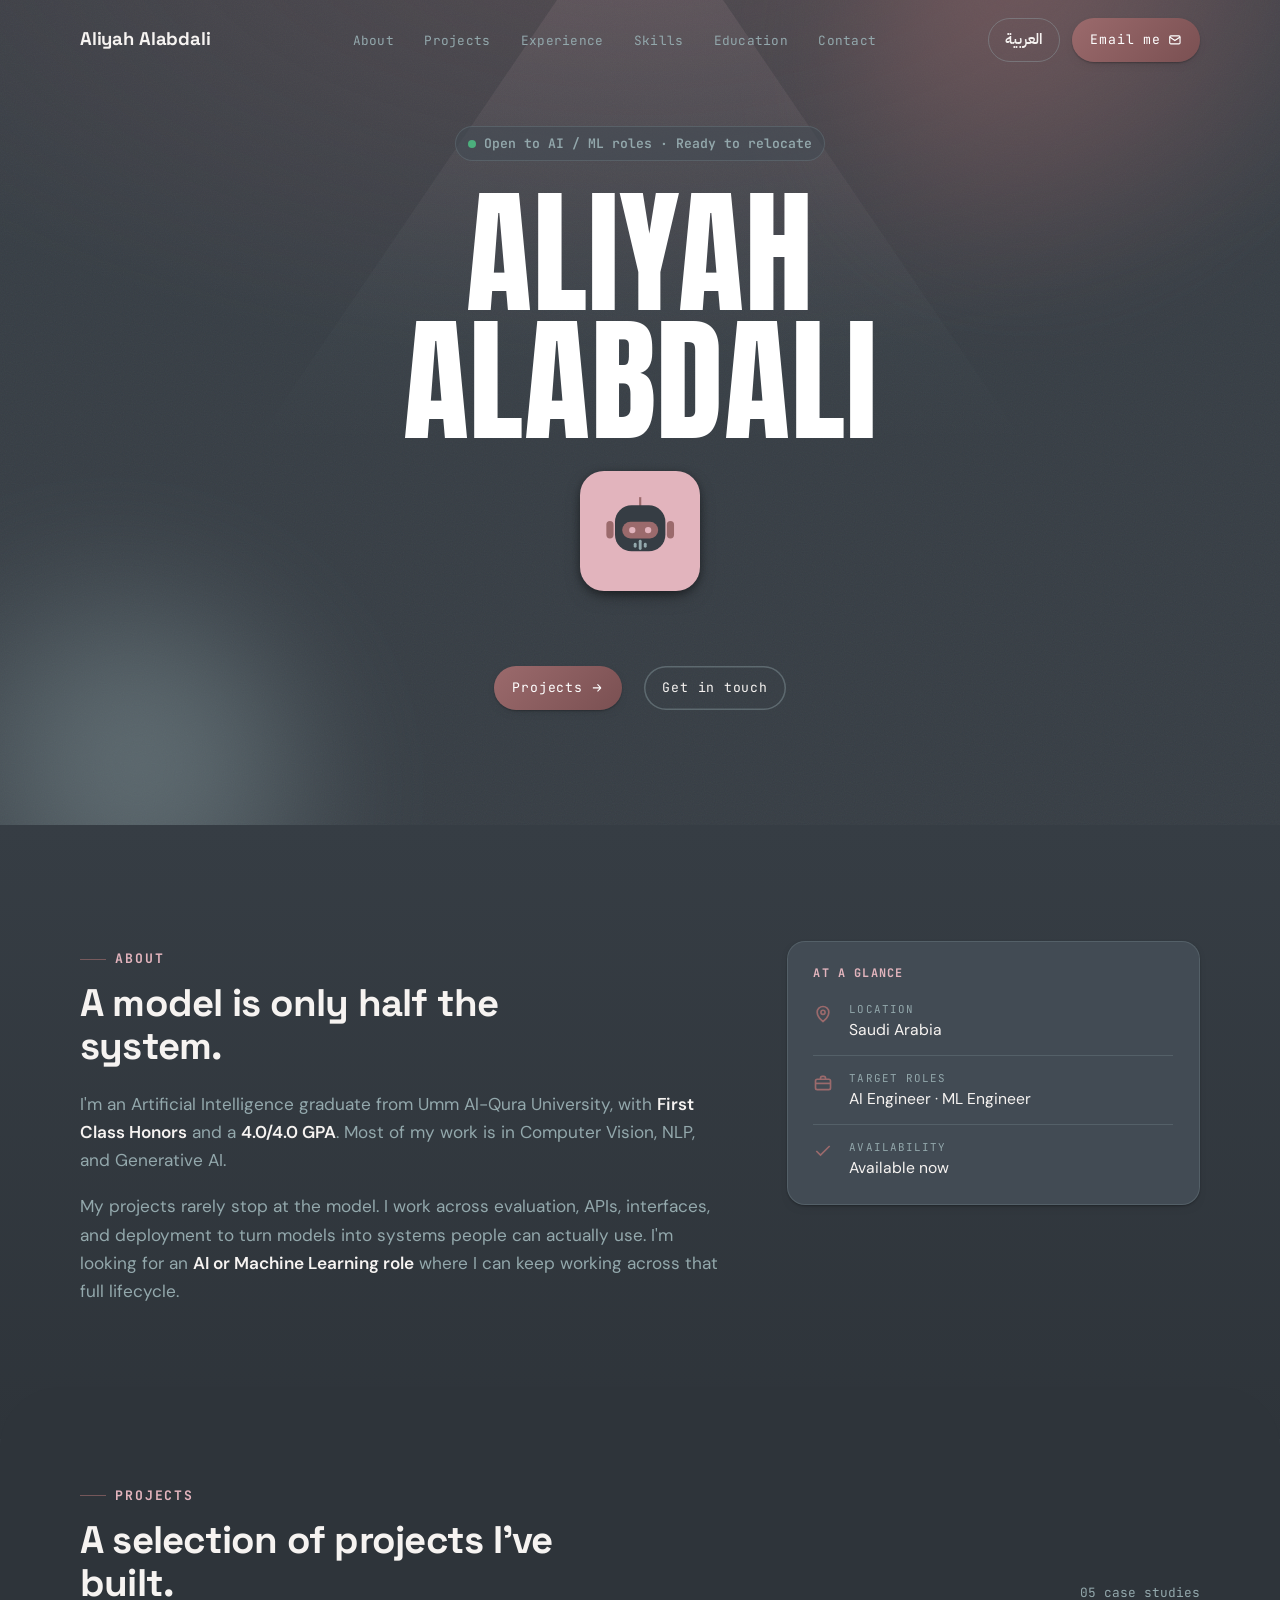
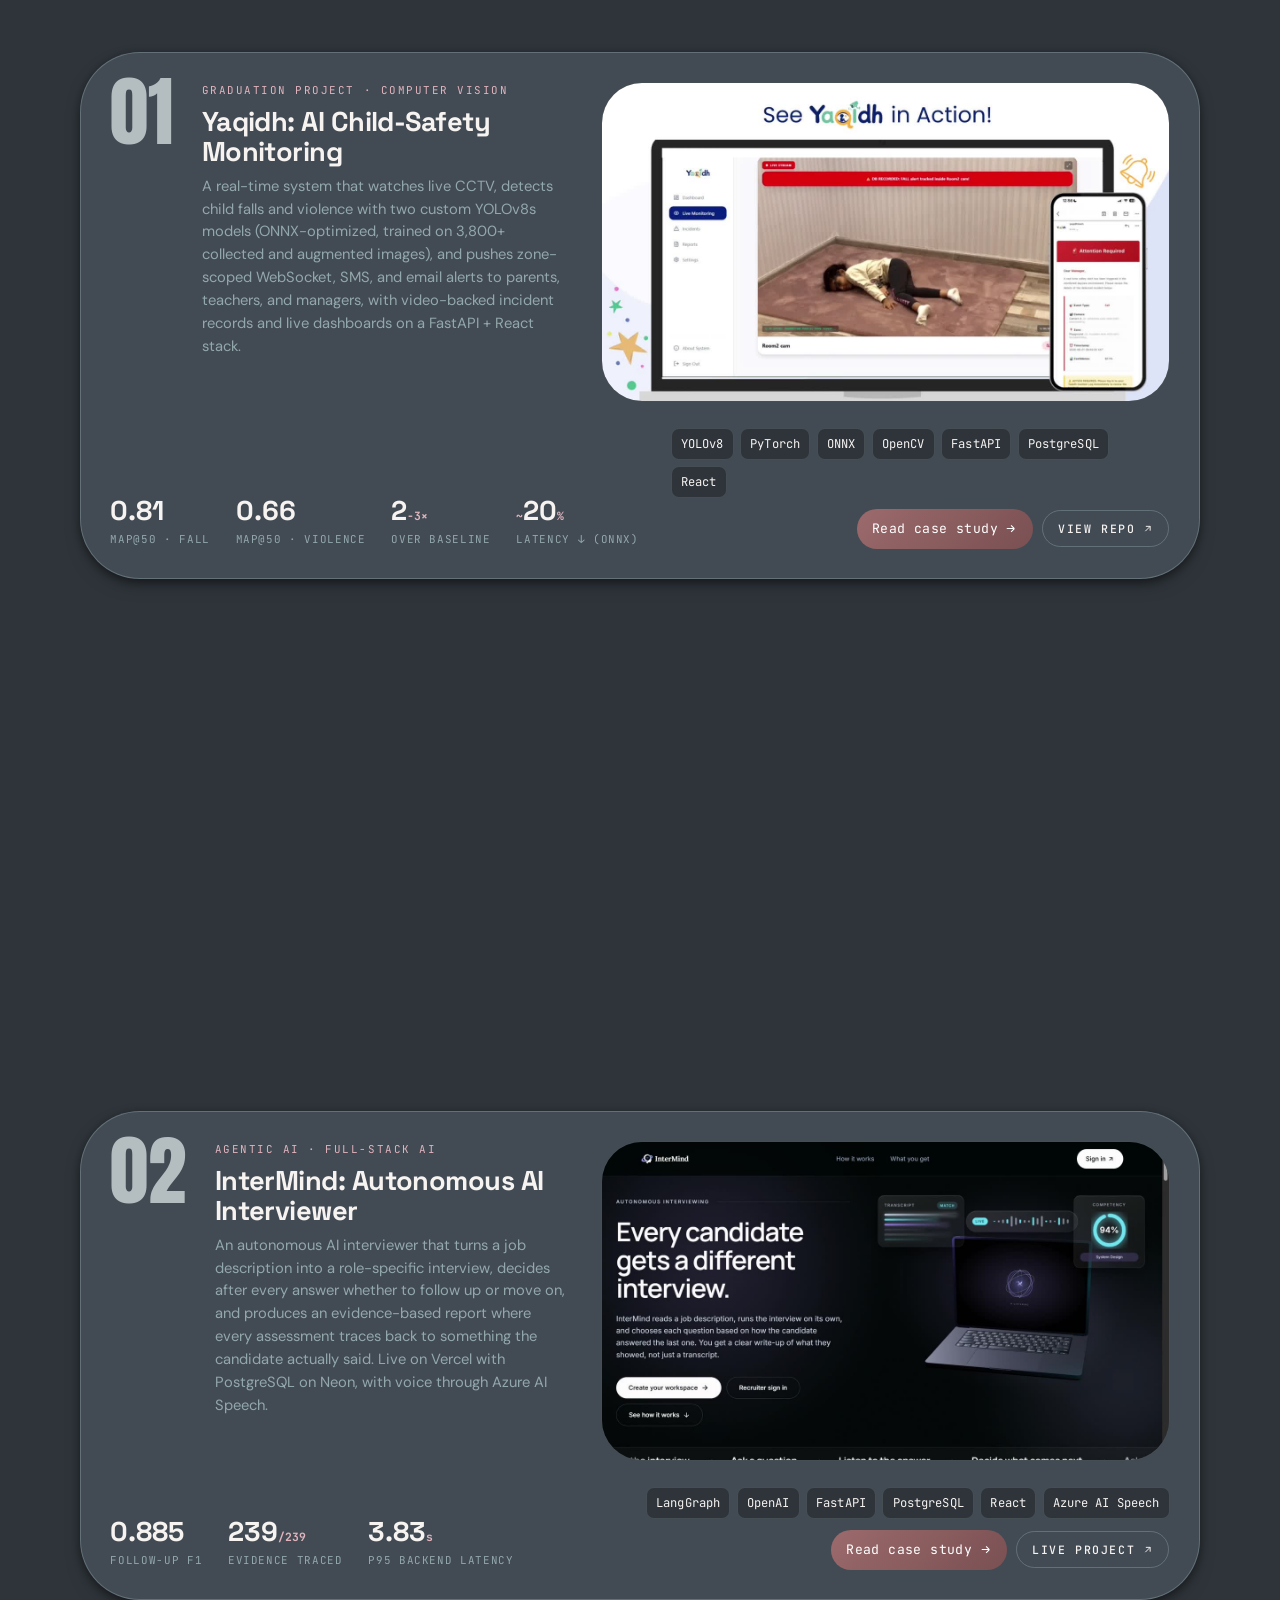
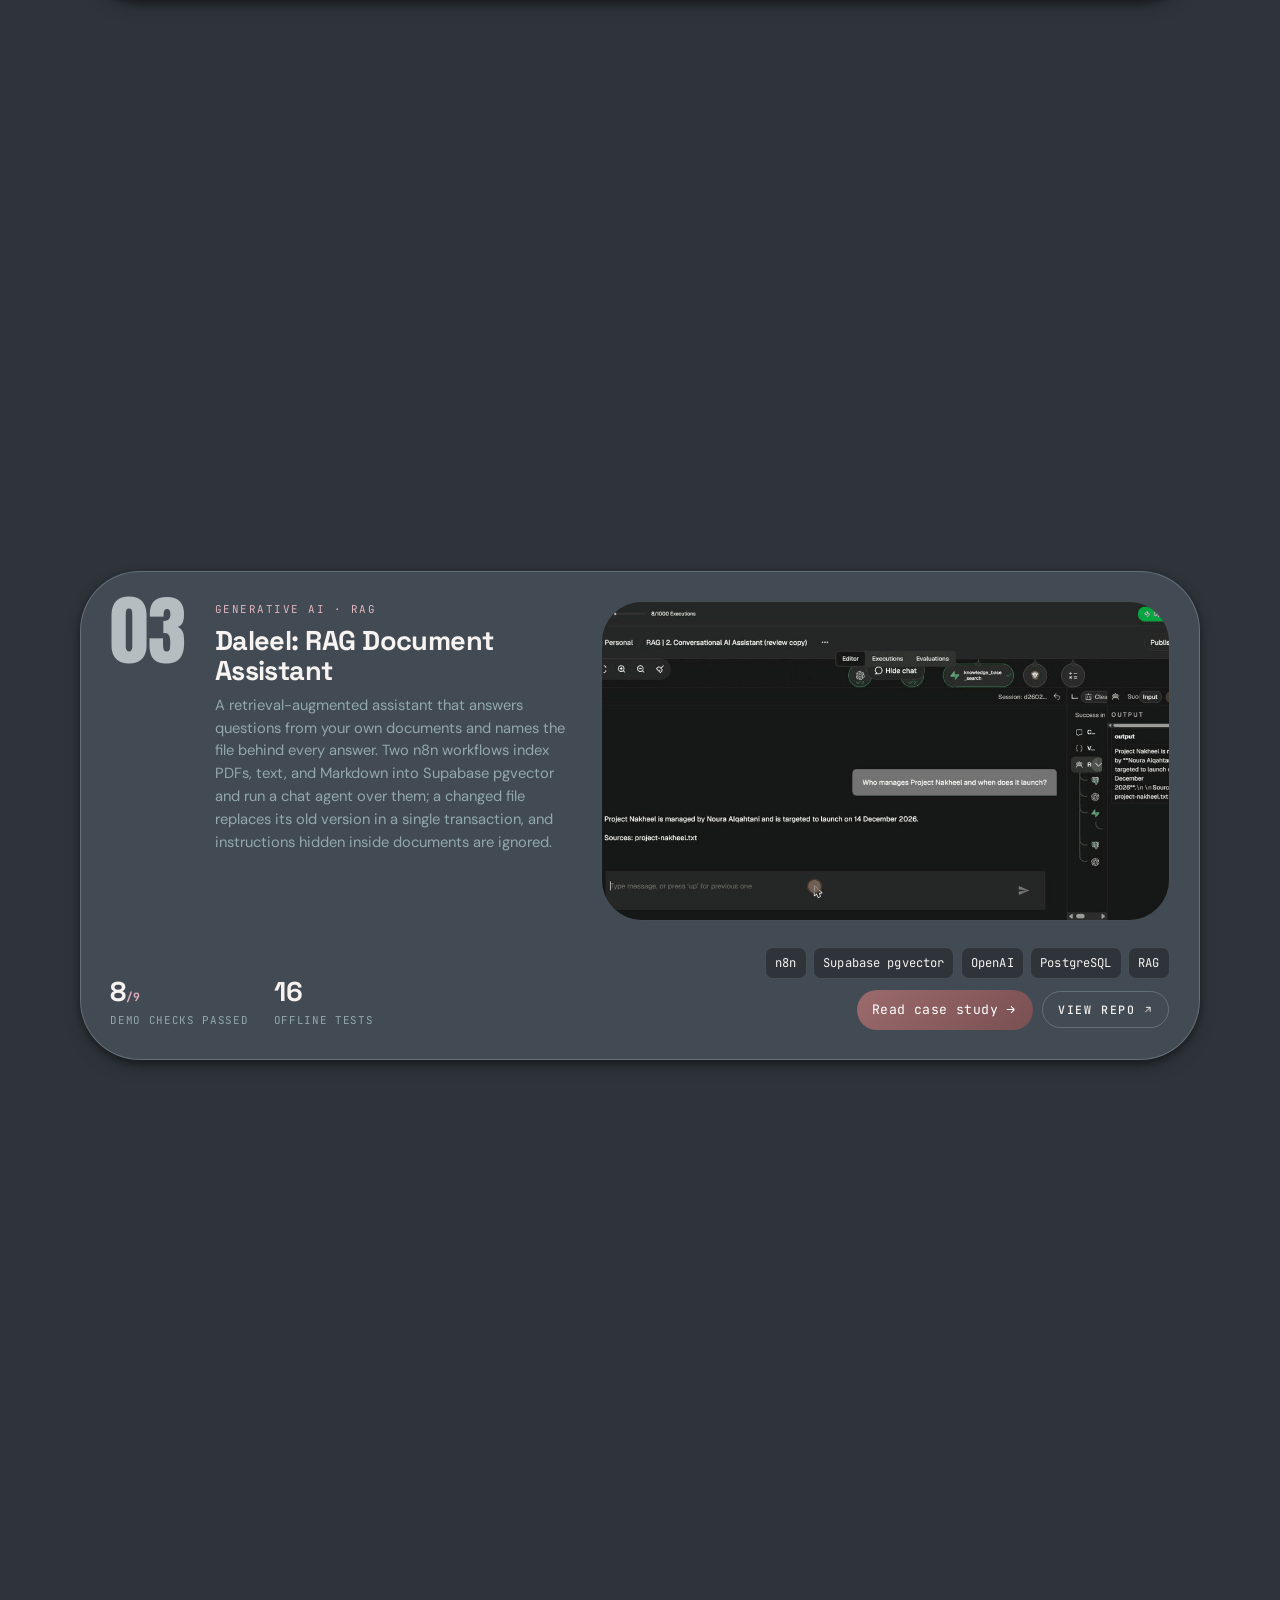
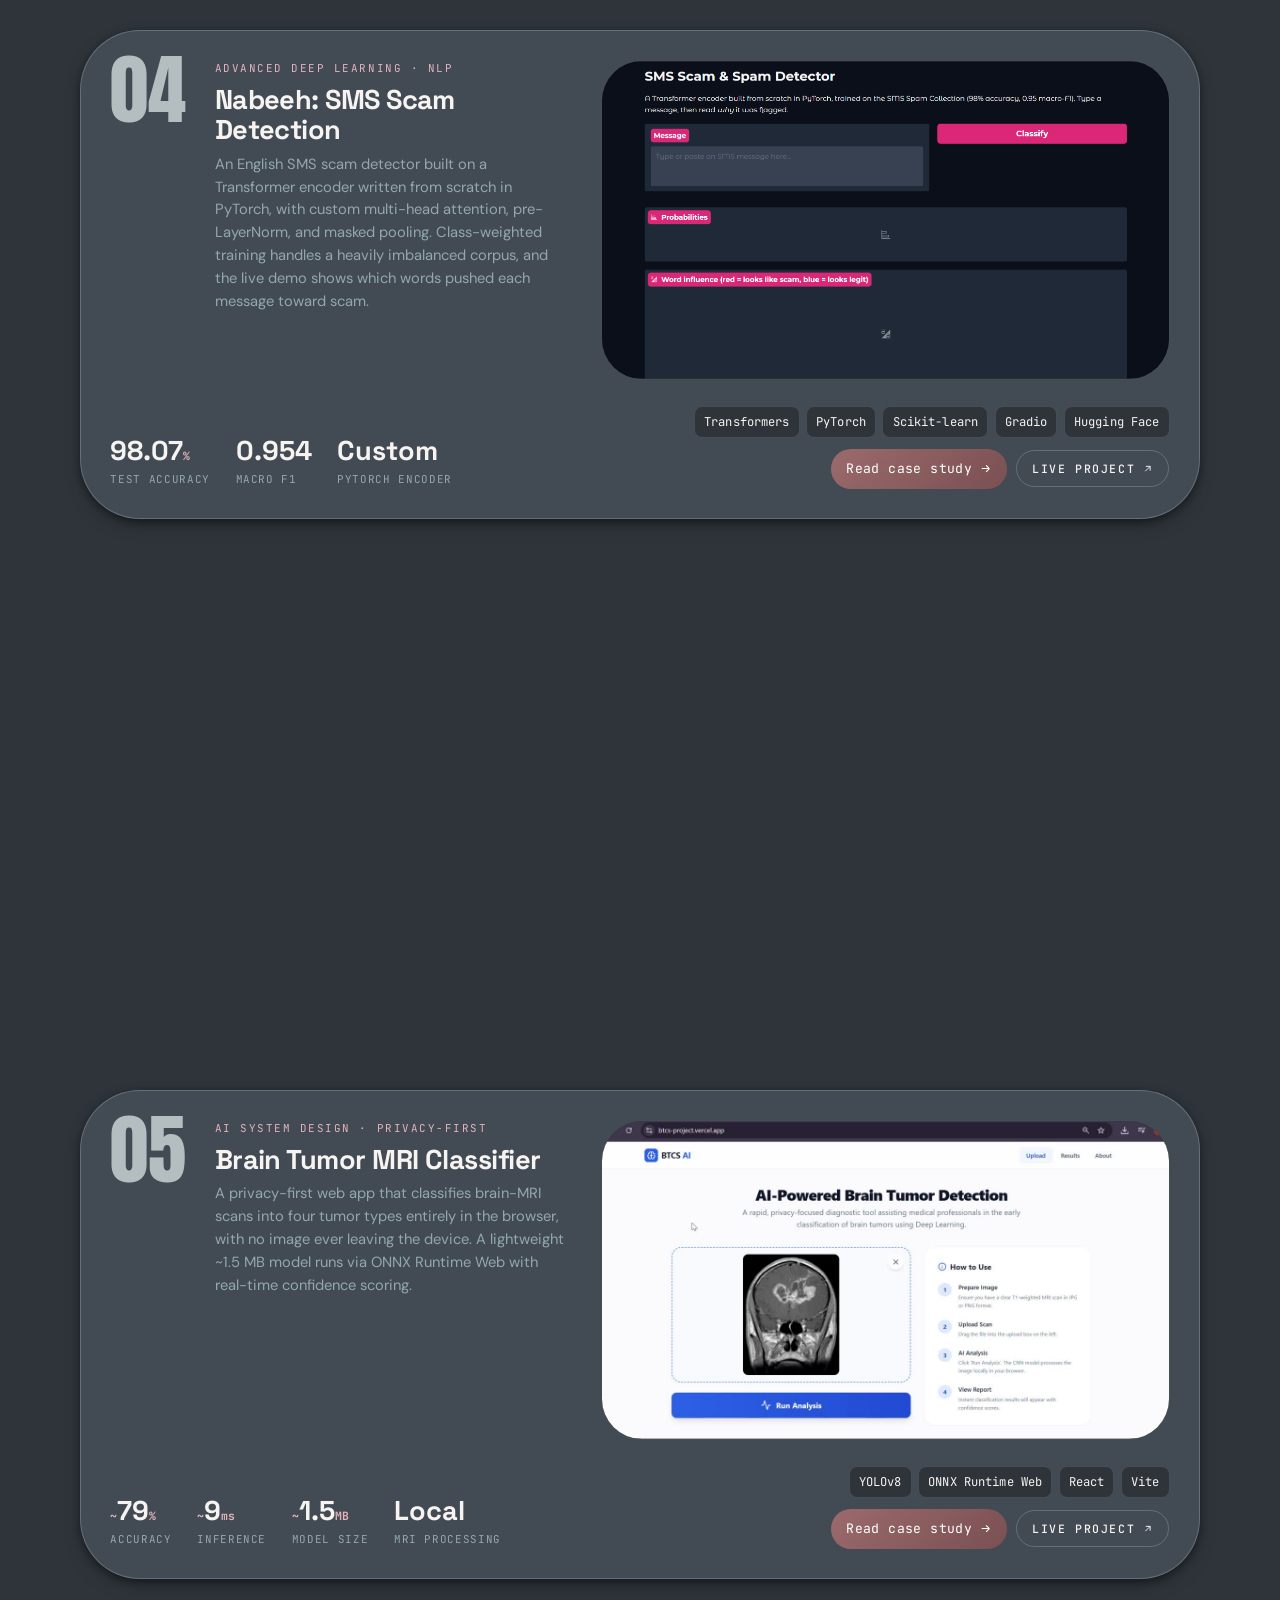
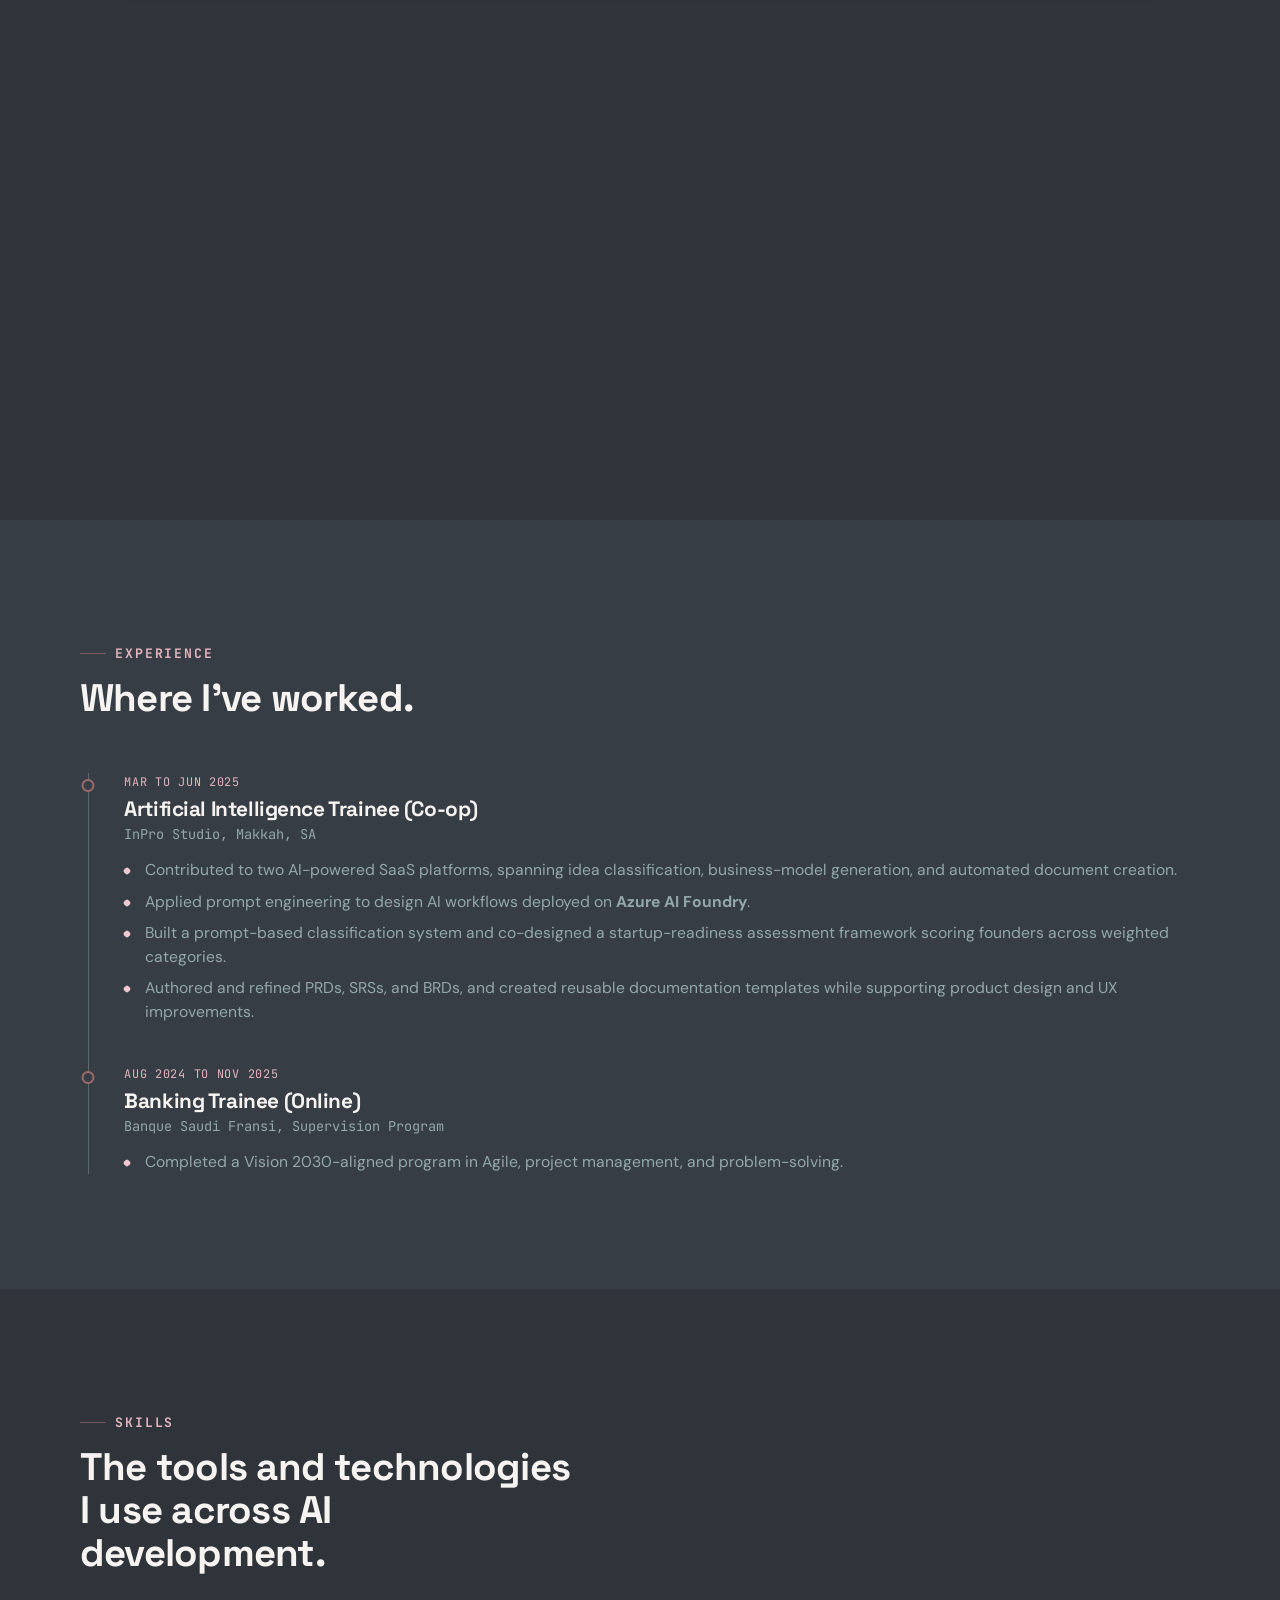
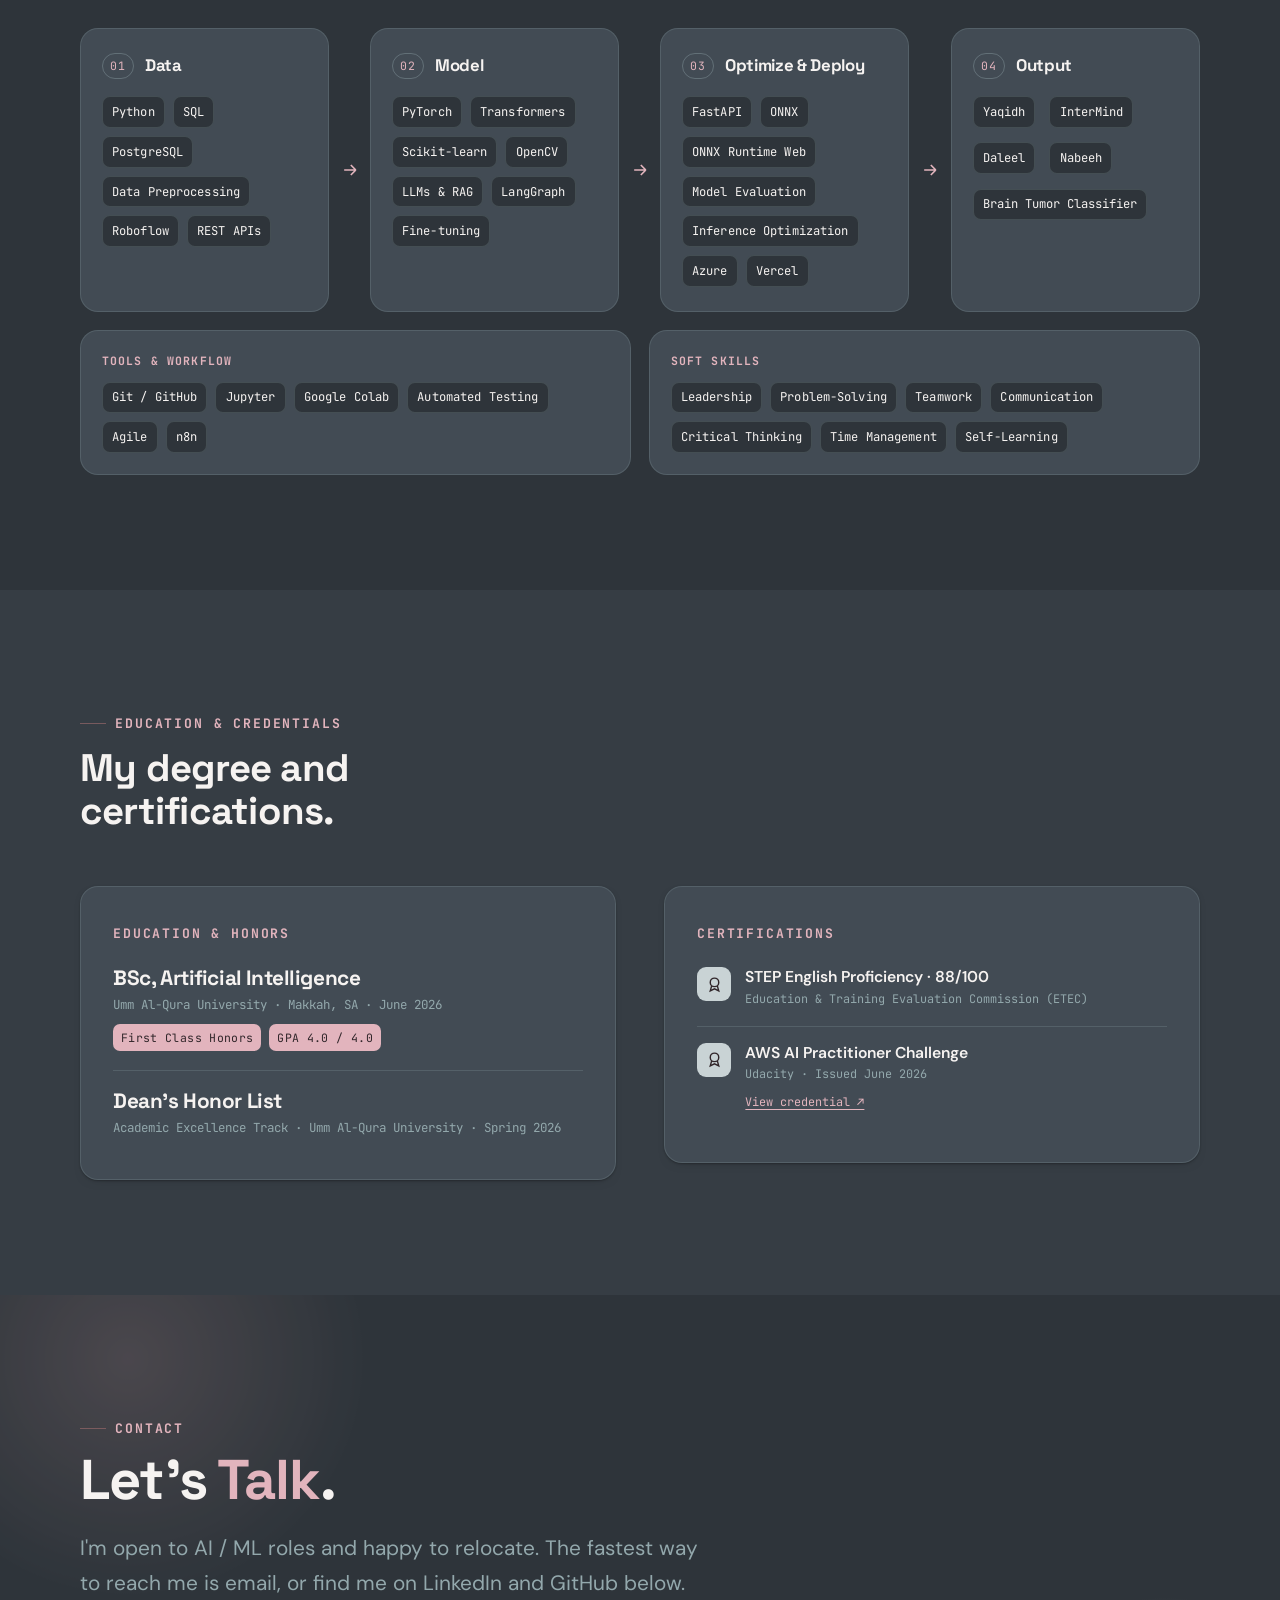
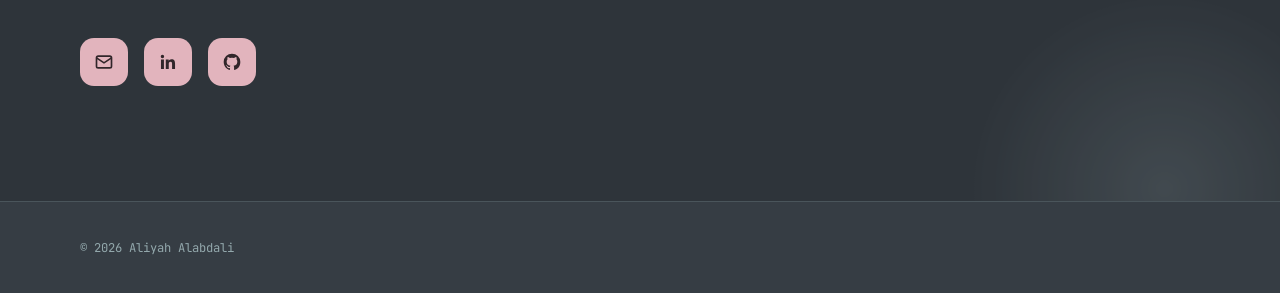
<file: index.html>
<!DOCTYPE html>
<html lang="en">
<head>
<meta charset="UTF-8">
<!-- Language: set direction before first paint and hold the page hidden until
     i18n.js has swapped the text in, so Arabic visitors never see English flash. -->
<script>(function(){try{var m=/[?&]lang=(en|ar)/.exec(location.search),l=m?m[1]:localStorage.getItem("lang");if(l==="ar"){var r=document.documentElement;r.lang="ar";r.dir="rtl";r.classList.add("i18n-pending");setTimeout(function(){r.classList.remove("i18n-pending")},3000)}}catch(e){}})();</script>
<meta name="viewport" content="width=device-width, initial-scale=1">
<title>Aliyah Alabdali · AI / ML Engineer · Computer Vision & Deep Learning</title>
<meta name="description" content="Aliyah Alabdali is an Artificial Intelligence graduate (First Class Honors, GPA 4.0) building production-ready AI across Computer Vision, NLP, and Generative AI, from model development to full-stack deployment.">
<meta name="author" content="Aliyah Alabdali">
<meta name="theme-color" content="#363D44">
<link rel="canonical" href="https://aliyahalabdali.github.io/">

<!-- Open Graph / Twitter -->
<meta property="og:type" content="website">
<meta property="og:title" content="Aliyah Alabdali · AI / ML Engineer">
<meta property="og:description" content="Production-ready AI across Computer Vision, NLP, and Generative AI. First Class Honors AI graduate, GPA 4.0.">
<meta property="og:image" content="https://aliyahalabdali.github.io/assets/img/social-preview.png?v=2">
<meta property="og:image:type" content="image/png">
<meta property="og:image:width" content="1200">
<meta property="og:image:height" content="630">
<meta property="og:image:alt" content="Screenshot of Aliyah Alabdali's homepage hero, showing her name, navigation, a pink assistant icon, and links on a dark background.">
<meta property="og:url" content="https://aliyahalabdali.github.io/">
<meta name="twitter:card" content="summary_large_image">
<meta name="twitter:title" content="Aliyah Alabdali · AI / ML Engineer">
<meta name="twitter:description" content="Production-ready AI across Computer Vision, NLP, and Generative AI.">
<meta name="twitter:image" content="https://aliyahalabdali.github.io/assets/img/social-preview.png?v=2">

<!-- Favicon (inline monogram) -->
<link rel="icon" href="data:image/svg+xml,%3Csvg xmlns='http://www.w3.org/2000/svg' viewBox='0 0 100 100'%3E%3Crect width='100' height='100' rx='26' fill='%239B6A6C'/%3E%3Ctext x='50' y='68' font-family='Georgia,serif' font-size='54' fill='%23fff' text-anchor='middle'%3EA%3C/text%3E%3C/svg%3E">

<!-- Fonts -->
<link rel="preconnect" href="https://fonts.googleapis.com">
<link rel="preconnect" href="https://fonts.gstatic.com" crossorigin>
<link href="https://fonts.googleapis.com/css2?family=Anton&family=Space+Grotesk:wght@400;500;600;700;800&family=DM+Sans:wght@400;500;600;700;800&family=JetBrains+Mono:wght@400;500;600;700&family=IBM+Plex+Sans+Arabic:wght@400;500;600;700&family=Cairo:wght@600;700;800;900&family=Amiri:wght@700&display=swap" rel="stylesheet">

<link rel="stylesheet" href="assets/css/styles.css?v=5">

<!-- Structured data -->
<script type="application/ld+json">
{
  "@context":"https://schema.org",
  "@type":"Person",
  "name":"Aliyah Alabdali",
  "jobTitle":"Artificial Intelligence / Machine Learning Engineer",
  "description":"AI graduate specialising in Computer Vision, NLP, and Generative AI with full-stack deployment.",
  "email":"mailto:AliyahAlabdali24@gmail.com",
  "address":{"@type":"PostalAddress","addressLocality":"Makkah","addressCountry":"SA"},
  "alumniOf":{"@type":"CollegeOrUniversity","name":"Umm Al-Qura University"},
  "knowsAbout":["Computer Vision","Deep Learning","Natural Language Processing","Generative AI","Machine Learning","PyTorch","YOLOv8","Transformers"],
  "url":"https://aliyahalabdali.github.io/",
  "sameAs":[
    "https://github.com/AliyahAlabdali",
    "https://linkedin.com/in/aliyah-alabdali-5ba599274"
  ]
}
</script>
</head>
<body>
<div class="intro" id="intro" aria-hidden="true">
  <div class="intro__glow"></div>
  <span class="intro__mark">Imagine, Build, Impact.</span>
  <div class="intro__bar"><span></span></div>
</div>
<div class="scroll-progress" aria-hidden="true"></div>
<a class="skip-link" href="#main">Skip to content</a>

<!-- ================= NAV ================= -->
<header class="nav" id="top">
  <div class="wrap nav__inner">
    <a class="brand" href="#top" aria-label="Aliyah Alabdali home">
      <span class="brand__name"><span>Aliyah</span><span>Alabdali</span></span>
    </a>

    <!-- Link order mirrors the section order of the page, so the scrollspy
         indicator only ever travels in one direction as you read down. -->
    <nav class="nav__menu" aria-label="Primary">
      <ul class="nav__links">
        <li aria-hidden="true"><span class="nav__pill"></span></li>
        <li><a href="#about">About</a></li>
        <li><a href="#work">Projects</a></li>
        <li><a href="#experience">Experience</a></li>
        <li><a href="#skills">Skills</a></li>
        <li><a href="#education">Education</a></li>
        <li><a href="#contact">Contact</a></li>
      </ul>
      <!-- Opens a mail client rather than scrolling to #contact: the Contact
           link above already does the scrolling, so this button has its own job. -->
      <a class="btn btn--primary" href="mailto:AliyahAlabdali24@gmail.com">Email me
        <svg viewBox="0 0 24 24" fill="none" stroke="currentColor" stroke-width="2" aria-hidden="true"><rect x="3" y="5" width="18" height="14" rx="2"/><path d="M3 7l9 6 9-6"/></svg>
      </a>
    </nav>

    <div class="nav__cta">
      <button type="button" class="lang-toggle" data-lang-toggle lang="ar">العربية</button>
      <a class="btn btn--primary" href="mailto:AliyahAlabdali24@gmail.com">Email me
        <svg viewBox="0 0 24 24" fill="none" stroke="currentColor" stroke-width="2" aria-hidden="true"><rect x="3" y="5" width="18" height="14" rx="2"/><path d="M3 7l9 6 9-6"/></svg>
      </a>
      <button class="nav__toggle" aria-label="Open menu" aria-expanded="false"><span></span></button>
    </div>
  </div>
</header>

<main id="main">

<!-- ================= HERO ================= -->
<section class="hero" aria-label="Introduction">
  <div class="hero__beam" aria-hidden="true"></div>
  <div class="hero__orbs" aria-hidden="true">
    <div class="orb orb--1"></div><div class="orb orb--2"></div>
    <div class="spotlight" aria-hidden="true"></div>
  </div>
  <div class="wrap">
    <div class="hero__topline" data-load data-delay="1">
      <span class="hero__status">
        <span class="dot" aria-hidden="true"></span> Open to AI / ML roles · Ready to relocate
      </span>
    </div>

    <div class="hero__stage">
      <h1 class="hero__giant" data-load data-delay="2" data-split="words">
        <span>Aliyah</span>
        <span>Alabdali</span>
      </h1>
      <button type="button" class="hero__avatar" id="ai-launcher" data-load data-delay="3"
        aria-haspopup="dialog" aria-controls="ai-chat" aria-expanded="false"
        aria-label="Chat with Aliyah's AI assistant">
        <span class="hero__avatar-ping" aria-hidden="true"></span>
        <span class="hero__avatar-inner">
          <svg viewBox="0 0 120 120" xmlns="http://www.w3.org/2000/svg" aria-hidden="true">
            <line x1="60" y1="10" x2="60" y2="25" stroke="var(--mauve)" stroke-width="3" stroke-linecap="round"/>
            <circle class="bot-antenna-tip" cx="60" cy="8" r="5" fill="var(--pink)"/>
            <rect x="13" y="46" width="10" height="24" rx="5" fill="var(--mauve)"/>
            <rect x="97" y="46" width="10" height="24" rx="5" fill="var(--mauve)"/>
            <rect x="25" y="24" width="70" height="64" rx="23" fill="var(--bg)"/>
            <rect x="35" y="47" width="50" height="23" rx="11.5" fill="var(--mauve)"/>
            <circle class="bot-eye" cx="49" cy="58.5" r="4.4" fill="var(--pink)"/>
            <circle class="bot-eye" cx="71" cy="58.5" r="4.4" fill="var(--pink)"/>
            <rect x="51" y="76" width="4" height="7" rx="2" fill="var(--sage)"/>
            <rect x="58" y="72" width="4" height="14" rx="2" fill="var(--sage)"/>
            <rect x="65" y="76" width="4" height="7" rx="2" fill="var(--sage)"/>
          </svg>
        </span>
        <span class="hero__avatar-hint">Ask my AI assistant</span>
      </button>
    </div>

    <div class="hero__cta" data-load data-delay="5">
      <a class="btn btn--primary btn--pulse" href="#work">Projects
        <svg viewBox="0 0 24 24" fill="none" stroke="currentColor" stroke-width="2" aria-hidden="true"><path d="M5 12h14m0 0l-6-6m6 6l-6 6"/></svg>
      </a>
      <a class="btn btn--ghost" href="#contact">Get in touch</a>
    </div>
  </div>
</section>

<!-- ================= ABOUT ================= -->
<section class="section about" id="about" aria-labelledby="about-h">
  <div class="wrap about__grid">
    <div class="about__body">
      <span class="eyebrow" data-reveal>About</span>
      <h2 class="section-title" id="about-h" data-reveal data-delay="1">A model is only half the system.</h2>
      <div data-reveal data-delay="2" style="margin-top:1.4rem">
        <p>I'm an Artificial Intelligence graduate from Umm Al-Qura University, with
        <strong>First Class Honors</strong> and a <strong>4.0/4.0 GPA</strong>. Most of my work is in
        Computer Vision, NLP, and Generative AI.</p>
        <p>My projects rarely stop at the model. I work across evaluation, APIs, interfaces, and deployment
        to turn models into systems people can actually use. I'm looking for an
        <strong>AI or Machine Learning role</strong> where I can keep working across that full lifecycle.</p>
      </div>
    </div>

    <div class="facts" data-reveal data-delay="2" aria-label="Quick facts">
      <h3>At a glance</h3>
      <div class="fact">
        <svg class="icon" viewBox="0 0 24 24" fill="none" stroke="currentColor" stroke-width="2" aria-hidden="true"><path d="M12 21s-7-5.2-7-11a7 7 0 0114 0c0 5.8-7 11-7 11z"/><circle cx="12" cy="10" r="2.5"/></svg>
        <div><div class="t">Location</div><div class="d">Saudi Arabia</div></div>
      </div>
      <div class="fact">
        <svg class="icon" viewBox="0 0 24 24" fill="none" stroke="currentColor" stroke-width="2" aria-hidden="true"><rect x="3" y="7.5" width="18" height="12.5" rx="2"/><path d="M9 7.5V6a2 2 0 012-2h2a2 2 0 012 2v1.5"/><path d="M3 12.5h18"/></svg>
        <div><div class="t">Target roles</div><div class="d">AI Engineer · ML Engineer</div></div>
      </div>
      <div class="fact">
        <svg class="icon" viewBox="0 0 24 24" fill="none" stroke="currentColor" stroke-width="2" aria-hidden="true"><path d="M20 6L9 17l-5-5"/></svg>
        <div><div class="t">Availability</div><div class="d">Available&nbsp;now</div></div>
      </div>
    </div>
  </div>
</section>

<!-- ================= WORK / PROJECTS ================= -->
<!-- Sticky-stacking cards: each .pstack__item supplies the scroll distance,
     its .pstack__card sticks below the nav at a per-card offset set in CSS, and
     main.js scales it down as the next card rises over it. Phones run the same
     interaction with a tighter offset; cards flow normally for
     prefers-reduced-motion. -->
<section class="section projects" id="work" aria-labelledby="work-h">
  <div class="wrap">
    <div class="pstack-head sec-head--split sec-head" data-reveal>
      <div class="txt">
        <span class="eyebrow">Projects</span>
        <h2 class="section-title" id="work-h">A selection of projects I've built.</h2>
      </div>
      <p class="mono muted" style="font-size:.8rem">05 case studies</p>
    </div>

    <div class="pstack">

      <!-- Project 01 : Yaqidh -->
      <div class="pstack__item">
        <article class="pstack__card">
          <div class="pcard__head">
            <span class="pcard__n" aria-hidden="true">01</span>
            <div class="pcard__meta">
              <span class="pcard__cat">Graduation Project &middot; Computer Vision</span>
              <h3 class="pcard__title">Yaqidh: AI Child-Safety Monitoring</h3>
              <!-- Two lengths of the same blurb. Only one is ever in the document at a
                   time: display:none takes the other out of the accessibility tree as
                   well as the layout, so nothing is read twice. -->
              <p class="pcard__desc pcard__desc--long">A real-time system that watches live CCTV, detects child falls and violence with
                two custom YOLOv8s models (ONNX-optimized, trained on 3,800+ collected and augmented images), and pushes
                zone-scoped WebSocket, SMS, and email alerts to parents, teachers, and managers, with video-backed incident
                records and live dashboards on a FastAPI + React stack.</p>
              <p class="pcard__desc pcard__desc--short">Real-time child-safety monitoring that detects falls and violence with two custom
                YOLOv8s models and sends live, role-based alerts through a FastAPI + React platform.</p>
            </div>
          </div>

          <div class="pcard__facts">
            <div class="pcard__stats">
              <div class="pstat"><div class="n"><span data-count="0.81" data-dec="2">0.81</span></div><div class="l">mAP@50 &middot; fall</div></div>
              <div class="pstat"><div class="n"><span data-count="0.66" data-dec="2">0.66</span></div><div class="l">mAP@50 &middot; violence</div></div>
              <div class="pstat"><div class="n"><span data-count="2" data-dec="0">2</span><small>-3&times;</small></div><div class="l">over baseline</div></div>
              <div class="pstat"><div class="n"><small>~</small><span data-count="20" data-dec="0">20</span><small>%</small></div><div class="l">latency &darr; (ONNX)</div></div>
            </div>
            <div class="pcard__aside">
              <div class="pcard__tags chips">
                <span class="chip">YOLOv8</span><span class="chip">PyTorch</span><span class="chip">ONNX</span><span class="chip">OpenCV</span><span class="chip">FastAPI</span><span class="chip">PostgreSQL</span><span class="chip">React</span>
              </div>
              <!-- Both ways into the project sit together: the write-up and the
                   thing itself, so neither has to be hunted for in another corner. -->
              <div class="pcard__links">
                <a class="link-arrow solid" href="projects/yaqidh.html">Read case study
                  <svg viewBox="0 0 24 24" fill="none" stroke="currentColor" stroke-width="2" aria-hidden="true"><path d="M5 12h14m0 0l-6-6m6 6l-6 6"/></svg></a>
                <a class="btn-live" href="https://github.com/Yaqidh-Project/Yaqidh" target="_blank" rel="noopener" data-magnet>View Repo
                  <svg viewBox="0 0 24 24" fill="none" stroke="currentColor" stroke-width="2" aria-hidden="true"><path d="M7 17L17 7m0 0H8m9 0v9"/></svg></a>
              </div>
            </div>
          </div>

          <div class="pcard__media">
            <figure class="pcard__shot">
              <video data-autoplay autoplay muted loop playsinline preload="metadata" poster="assets/media/yaqidh-poster.jpg" aria-label="Yaqidh detecting a fall on a live camera feed and raising an alert">
                <source src="assets/media/yaqidh-preview.mp4" type="video/mp4">
              </video>
            </figure>
          </div>
        </article>
      </div>

      <!-- Project 02 : InterMind -->
      <div class="pstack__item">
        <article class="pstack__card">
          <div class="pcard__head">
            <span class="pcard__n" aria-hidden="true">02</span>
            <div class="pcard__meta">
              <span class="pcard__cat">Agentic AI &middot; Full-Stack AI</span>
              <h3 class="pcard__title">InterMind: Autonomous AI Interviewer</h3>
              <!-- Two lengths of the same blurb. Only one is ever in the document at a
                   time: display:none takes the other out of the accessibility tree as
                   well as the layout, so nothing is read twice. -->
              <p class="pcard__desc pcard__desc--long">An autonomous AI interviewer that turns a job description into a role-specific
                interview, decides after every answer whether to follow up or move on, and produces an evidence-based
                report where every assessment traces back to something the candidate actually said. Live on Vercel
                with PostgreSQL on Neon, with voice through Azure AI Speech.</p>
              <p class="pcard__desc pcard__desc--short">An autonomous AI interviewer that turns a job description into an adaptive
                interview, asks targeted follow-ups, and produces an evidence-based report.</p>
            </div>
          </div>

          <div class="pcard__facts">
            <div class="pcard__stats">
              <div class="pstat"><div class="n"><span data-count="0.885" data-dec="3">0.885</span></div><div class="l">Follow-up F1</div></div>
              <div class="pstat"><div class="n"><span data-count="239" data-dec="0">239</span><small>/239</small></div><div class="l">Evidence Traced</div></div>
              <div class="pstat"><div class="n"><span data-count="3.83" data-dec="2">3.83</span><small>s</small></div><div class="l">P95 Backend Latency</div></div>
            </div>
            <div class="pcard__aside">
              <div class="pcard__tags chips">
                <span class="chip">LangGraph</span><span class="chip">OpenAI</span><span class="chip">FastAPI</span><span class="chip">PostgreSQL</span><span class="chip">React</span><span class="chip">Azure AI Speech</span>
              </div>
              <!-- Both ways into the project sit together: the write-up and the
                   thing itself, so neither has to be hunted for in another corner. -->
              <div class="pcard__links">
                <a class="link-arrow solid" href="projects/intermind.html">Read case study
                  <svg viewBox="0 0 24 24" fill="none" stroke="currentColor" stroke-width="2" aria-hidden="true"><path d="M5 12h14m0 0l-6-6m6 6l-6 6"/></svg></a>
                <a class="btn-live" href="https://intermind-ai.vercel.app" target="_blank" rel="noopener" data-magnet>Live Project
                  <svg viewBox="0 0 24 24" fill="none" stroke="currentColor" stroke-width="2" aria-hidden="true"><path d="M7 17L17 7m0 0H8m9 0v9"/></svg></a>
              </div>
            </div>
          </div>

          <div class="pcard__media">
            <figure class="pcard__shot">
              <video data-autoplay autoplay muted loop playsinline preload="metadata" poster="assets/media/intermind-poster.jpg" aria-label="InterMind reading a job description, running an adaptive interview, asking a follow-up question, and producing an evidence-based report">
                <source src="assets/media/intermind-preview.mp4" type="video/mp4">
              </video>
            </figure>
          </div>
        </article>
      </div>

      <!-- Project 03 : Daleel -->
      <div class="pstack__item">
        <article class="pstack__card">
          <div class="pcard__head">
            <span class="pcard__n" aria-hidden="true">03</span>
            <div class="pcard__meta">
              <span class="pcard__cat">Generative AI &middot; RAG</span>
              <h3 class="pcard__title">Daleel: RAG Document Assistant</h3>
              <!-- Two lengths of the same blurb. Only one is ever in the document at a
                   time: display:none takes the other out of the accessibility tree as
                   well as the layout, so nothing is read twice. -->
              <p class="pcard__desc pcard__desc--long">A retrieval-augmented assistant that answers questions from your own documents
                and names the file behind every answer. Two n8n workflows index PDFs, text, and Markdown into Supabase
                pgvector and run a chat agent over them; a changed file replaces its old version in a single transaction,
                and instructions hidden inside documents are ignored.</p>
              <p class="pcard__desc pcard__desc--short">A RAG assistant that answers from your documents and cites its sources, built on
                n8n workflows, Supabase pgvector, and OpenAI embeddings.</p>
            </div>
          </div>

          <div class="pcard__facts">
            <div class="pcard__stats">
              <div class="pstat"><div class="n"><span data-count="8" data-dec="0">8</span><small>/9</small></div><div class="l">demo checks passed</div></div>
              <div class="pstat"><div class="n"><span data-count="16" data-dec="0">16</span></div><div class="l">offline tests</div></div>
            </div>
            <div class="pcard__aside">
              <div class="pcard__tags chips">
                <span class="chip">n8n</span><span class="chip">Supabase pgvector</span><span class="chip">OpenAI</span><span class="chip">PostgreSQL</span><span class="chip">RAG</span>
              </div>
              <!-- Both ways into the project sit together: the write-up and the
                   thing itself, so neither has to be hunted for in another corner. -->
              <div class="pcard__links">
                <a class="link-arrow solid" href="projects/daleel.html">Read case study
                  <svg viewBox="0 0 24 24" fill="none" stroke="currentColor" stroke-width="2" aria-hidden="true"><path d="M5 12h14m0 0l-6-6m6 6l-6 6"/></svg></a>
                <a class="btn-live" href="https://github.com/AliyahAlabdali/Daleel" target="_blank" rel="noopener" data-magnet>View Repo
                  <svg viewBox="0 0 24 24" fill="none" stroke="currentColor" stroke-width="2" aria-hidden="true"><path d="M7 17L17 7m0 0H8m9 0v9"/></svg></a>
              </div>
            </div>
          </div>

          <div class="pcard__media">
            <figure class="pcard__shot">
              <video data-autoplay autoplay muted loop playsinline preload="metadata" poster="assets/media/daleel-poster.jpg" aria-label="Daleel indexing a document, answering questions with cited source files, and replacing an updated document">
                <source src="assets/media/daleel-preview.mp4" type="video/mp4">
              </video>
            </figure>
          </div>
        </article>
      </div>

      <!-- Project 04 : Nabeeh (SMS Scam Detection) -->
      <div class="pstack__item">
        <article class="pstack__card">
          <div class="pcard__head">
            <span class="pcard__n" aria-hidden="true">04</span>
            <div class="pcard__meta">
              <span class="pcard__cat">Advanced Deep Learning &middot; NLP</span>
              <h3 class="pcard__title">Nabeeh: SMS Scam Detection</h3>
              <!-- Two lengths of the same blurb. Only one is ever in the document at a
                   time: display:none takes the other out of the accessibility tree as
                   well as the layout, so nothing is read twice. -->
              <p class="pcard__desc pcard__desc--long">An English SMS scam detector built on a Transformer encoder written from scratch
                in PyTorch, with custom multi-head attention, pre-LayerNorm, and masked pooling. Class-weighted training
                handles a heavily imbalanced corpus, and the live demo shows which words pushed each message toward scam.</p>
              <p class="pcard__desc pcard__desc--short">A from-scratch PyTorch Transformer that flags scam SMS on a heavily imbalanced
                dataset, with a live demo that shows each word's influence.</p>
            </div>
          </div>

          <div class="pcard__facts">
            <div class="pcard__stats">
              <div class="pstat"><div class="n"><span data-count="98.07" data-dec="2">98.07</span><small>%</small></div><div class="l">test accuracy</div></div>
              <div class="pstat"><div class="n"><span data-count="0.954" data-dec="3">0.954</span></div><div class="l">macro F1</div></div>
              <div class="pstat"><div class="n">Custom</div><div class="l">PyTorch encoder</div></div>
            </div>
            <div class="pcard__aside">
              <div class="pcard__tags chips">
                <span class="chip">Transformers</span><span class="chip">PyTorch</span><span class="chip">Scikit-learn</span><span class="chip">Gradio</span><span class="chip">Hugging Face</span>
              </div>
              <!-- Both ways into the project sit together: the write-up and the
                   thing itself, so neither has to be hunted for in another corner. -->
              <div class="pcard__links">
                <a class="link-arrow solid" href="projects/sms-scam-detection.html">Read case study
                  <svg viewBox="0 0 24 24" fill="none" stroke="currentColor" stroke-width="2" aria-hidden="true"><path d="M5 12h14m0 0l-6-6m6 6l-6 6"/></svg></a>
                <a class="btn-live" href="https://huggingface.co/spaces/AliyahAlabdali/sms-scam-detector" target="_blank" rel="noopener" data-magnet>Live Project
                  <svg viewBox="0 0 24 24" fill="none" stroke="currentColor" stroke-width="2" aria-hidden="true"><path d="M7 17L17 7m0 0H8m9 0v9"/></svg></a>
              </div>
            </div>
          </div>

          <div class="pcard__media">
            <figure class="pcard__shot">
              <video data-autoplay autoplay muted loop playsinline preload="metadata" poster="assets/media/scam-detector-demo.jpg" aria-label="Nabeeh classifying SMS messages in real time">
                <source src="assets/media/scam-detector-demo.mp4" type="video/mp4">
              </video>
            </figure>
          </div>
        </article>
      </div>

      <!-- Project 05 : Brain Tumor MRI Classifier -->
      <div class="pstack__item">
        <article class="pstack__card">
          <div class="pcard__head">
            <span class="pcard__n" aria-hidden="true">05</span>
            <div class="pcard__meta">
              <span class="pcard__cat">AI System Design &middot; Privacy-first</span>
              <h3 class="pcard__title">Brain Tumor MRI Classifier</h3>
              <!-- Two lengths of the same blurb. Only one is ever in the document at a
                   time: display:none takes the other out of the accessibility tree as
                   well as the layout, so nothing is read twice. -->
              <p class="pcard__desc pcard__desc--long">A privacy-first web app that classifies brain-MRI scans into four tumor types
                entirely in the browser, with no image ever leaving the device. A lightweight ~1.5&nbsp;MB model runs via
                ONNX Runtime Web with real-time confidence scoring.</p>
              <p class="pcard__desc pcard__desc--short">A privacy-first web app that classifies brain-MRI scans into four tumor types entirely
                in the browser, with no image ever leaving the device.</p>
            </div>
          </div>

          <div class="pcard__facts">
            <div class="pcard__stats">
              <div class="pstat"><div class="n"><small>~</small><span data-count="79" data-dec="0">79</span><small>%</small></div><div class="l">accuracy</div></div>
              <div class="pstat"><div class="n"><small>~</small><span data-count="9" data-dec="0">9</span><small>ms</small></div><div class="l">inference</div></div>
              <div class="pstat"><div class="n"><small>~</small><span data-count="1.5" data-dec="1">1.5</span><small>MB</small></div><div class="l">model size</div></div>
              <div class="pstat"><div class="n">Local</div><div class="l">MRI processing</div></div>
            </div>
            <div class="pcard__aside">
              <div class="pcard__tags chips">
                <span class="chip">YOLOv8</span><span class="chip">ONNX Runtime Web</span><span class="chip">React</span><span class="chip">Vite</span>
              </div>
              <!-- Both ways into the project sit together: the write-up and the
                   thing itself, so neither has to be hunted for in another corner. -->
              <div class="pcard__links">
                <a class="link-arrow solid" href="projects/brain-tumor.html">Read case study
                  <svg viewBox="0 0 24 24" fill="none" stroke="currentColor" stroke-width="2" aria-hidden="true"><path d="M5 12h14m0 0l-6-6m6 6l-6 6"/></svg></a>
                <a class="btn-live" href="https://btcs-project.vercel.app/" target="_blank" rel="noopener" data-magnet>Live Project
                  <svg viewBox="0 0 24 24" fill="none" stroke="currentColor" stroke-width="2" aria-hidden="true"><path d="M7 17L17 7m0 0H8m9 0v9"/></svg></a>
              </div>
            </div>
          </div>

          <div class="pcard__media">
            <figure class="pcard__shot">
              <video data-autoplay autoplay muted loop playsinline preload="metadata" poster="assets/media/btcs-poster.jpg" aria-label="The brain tumor classifier scoring an MRI entirely in the browser">
                <source src="assets/media/btcs-preview.mp4" type="video/mp4">
              </video>
            </figure>
          </div>
        </article>
      </div>

    </div>
  </div>
</section>

<!-- ================= EXPERIENCE ================= -->
<section class="section" id="experience" aria-labelledby="exp-h">
  <div class="wrap">
    <div class="sec-head" data-reveal>
      <span class="eyebrow">Experience</span>
      <h2 class="section-title" id="exp-h">Where I've worked.</h2>
    </div>
    <div class="timeline">
      <div class="tl-item" data-reveal>
        <div class="when">Mar to Jun 2025</div>
        <h3>Artificial Intelligence Trainee (Co-op)</h3>
        <div class="org">InPro Studio, Makkah, SA</div>
        <ul>
          <li>Contributed to two AI-powered SaaS platforms, spanning idea classification, business-model generation, and automated document creation.</li>
          <li>Applied prompt engineering to design AI workflows deployed on <strong>Azure AI Foundry</strong>.</li>
          <li>Built a prompt-based classification system and co-designed a startup-readiness assessment framework scoring founders across weighted categories.</li>
          <li>Authored and refined PRDs, SRSs, and BRDs, and created reusable documentation templates while supporting product design and UX improvements.</li>
        </ul>
      </div>
      <div class="tl-item" data-reveal data-delay="1">
        <div class="when">Aug 2024 to Nov 2025</div>
        <h3>Banking Trainee (Online)</h3>
        <div class="org">Banque Saudi Fransi, Supervision Program</div>
        <ul>
          <li>Completed a Vision 2030-aligned program in Agile, project management, and problem-solving.</li>
        </ul>
      </div>
    </div>
  </div>
</section>

<!-- ================= SKILLS ================= -->
<section class="section section--alt" id="skills" aria-labelledby="skills-h">
  <div class="wrap">
    <div class="sec-head" data-reveal>
      <span class="eyebrow">Skills</span>
      <h2 class="section-title" id="skills-h">The tools and technologies I use across AI development.</h2>
    </div>

    <div class="pipeline">
      <div class="pipe-stage" data-reveal>
        <div class="pipe-stage__head"><span class="pipe-stage__n">01</span><h3>Data</h3></div>
        <div class="chips">
          <span class="chip">Python</span><span class="chip">SQL</span><span class="chip">PostgreSQL</span>
          <span class="chip">Data Preprocessing</span><span class="chip">Roboflow</span><span class="chip">REST APIs</span>
        </div>
      </div>

      <div class="pipe-arrow" aria-hidden="true"><svg viewBox="0 0 24 24" fill="none" stroke="currentColor" stroke-width="2"><path d="M5 12h14m0 0l-6-6m6 6l-6 6"/></svg></div>

      <div class="pipe-stage" data-reveal data-delay="1">
        <div class="pipe-stage__head"><span class="pipe-stage__n">02</span><h3>Model</h3></div>
        <div class="chips">
          <span class="chip">PyTorch</span><span class="chip">Transformers</span><span class="chip">Scikit-learn</span>
          <span class="chip">OpenCV</span><span class="chip">LLMs &amp; RAG</span><span class="chip">LangGraph</span>
          <span class="chip">Fine-tuning</span>
        </div>
      </div>

      <div class="pipe-arrow" aria-hidden="true"><svg viewBox="0 0 24 24" fill="none" stroke="currentColor" stroke-width="2"><path d="M5 12h14m0 0l-6-6m6 6l-6 6"/></svg></div>

      <div class="pipe-stage" data-reveal data-delay="2">
        <div class="pipe-stage__head"><span class="pipe-stage__n">03</span><h3>Optimize &amp; Deploy</h3></div>
        <div class="chips">
          <span class="chip">FastAPI</span><span class="chip">ONNX</span><span class="chip">ONNX Runtime Web</span>
          <span class="chip">Model Evaluation</span><span class="chip">Inference Optimization</span><span class="chip">Azure</span>
          <span class="chip">Vercel</span>
        </div>
      </div>

      <div class="pipe-arrow" aria-hidden="true"><svg viewBox="0 0 24 24" fill="none" stroke="currentColor" stroke-width="2"><path d="M5 12h14m0 0l-6-6m6 6l-6 6"/></svg></div>

      <div class="pipe-stage pipe-stage--apps" data-reveal data-delay="3">
        <div class="pipe-stage__head"><span class="pipe-stage__n">04</span><h3>Output</h3></div>
        <div class="chips">
          <a class="pipe-app" href="projects/yaqidh.html">Yaqidh</a>
          <a class="pipe-app" href="projects/intermind.html">InterMind</a>
          <a class="pipe-app" href="projects/daleel.html">Daleel</a>
          <a class="pipe-app" href="projects/sms-scam-detection.html">Nabeeh</a>
          <a class="pipe-app" href="projects/brain-tumor.html">Brain Tumor Classifier</a>
        </div>
      </div>
    </div>

    <div class="skills__extra" data-reveal data-delay="1">
      <div class="skills__extra-col">
        <h4>Tools &amp; Workflow</h4>
        <div class="chips">
          <span class="chip">Git / GitHub</span><span class="chip">Jupyter</span><span class="chip">Google Colab</span>
          <span class="chip">Automated Testing</span><span class="chip">Agile</span><span class="chip">n8n</span>
        </div>
      </div>
      <div class="skills__extra-col">
        <h4>Soft Skills</h4>
        <div class="chips">
          <span class="chip">Leadership</span><span class="chip">Problem-Solving</span><span class="chip">Teamwork</span>
          <span class="chip">Communication</span><span class="chip">Critical Thinking</span><span class="chip">Time Management</span>
          <span class="chip">Self-Learning</span>
        </div>
      </div>
    </div>
  </div>
</section>

<!-- ================= EDUCATION + CERTS ================= -->
<section class="section" id="education" aria-labelledby="edu-h">
  <div class="wrap">
    <div class="sec-head" data-reveal>
      <span class="eyebrow">Education &amp; credentials</span>
      <h2 class="section-title" id="edu-h">My degree and certifications.</h2>
    </div>
    <div class="edu-grid">
      <div class="panel" data-reveal>
        <span class="eyebrow no-rule">Education &amp; honors</span>
        <div class="edu-item">
          <h3>BSc, Artificial Intelligence</h3>
          <div class="meta">Umm Al-Qura University · Makkah, SA · June 2026</div>
          <div class="badges">
            <span class="badge">First Class Honors</span>
            <span class="badge">GPA 4.0 / 4.0</span>
          </div>
        </div>
        <div class="edu-item">
          <h3>Dean's Honor List</h3>
          <div class="meta">Academic Excellence Track · Umm Al-Qura University · Spring 2026</div>
        </div>
      </div>

      <div class="panel" data-reveal data-delay="1">
        <span class="eyebrow no-rule">Certifications</span>
        <div class="cert">
          <span class="cert__mark"><svg viewBox="0 0 24 24" fill="none" stroke="currentColor" stroke-width="2" aria-hidden="true"><circle cx="12" cy="9" r="6"/><path d="M8 14l-2 7 6-3 6 3-2-7"/></svg></span>
          <div><h4>STEP English Proficiency &middot; 88/100</h4><div class="issuer">Education &amp; Training Evaluation Commission (ETEC)</div></div>
        </div>
        <div class="cert">
          <span class="cert__mark"><svg viewBox="0 0 24 24" fill="none" stroke="currentColor" stroke-width="2" aria-hidden="true"><circle cx="12" cy="9" r="6"/><path d="M8 14l-2 7 6-3 6 3-2-7"/></svg></span>
          <div>
            <h4>AWS AI Practitioner Challenge</h4>
            <div class="issuer">Udacity · Issued June 2026</div>
            <a class="cert__link" href="https://www.udacity.com/certificate/e/aacfb158-31d9-11f1-bee7-abbb59e2d8ac" target="_blank" rel="noopener noreferrer">View credential ↗</a>
          </div>
        </div>
      </div>
    </div>
  </div>
</section>

<!-- ================= CONTACT ================= -->
<section class="section contact" id="contact" aria-labelledby="contact-h">
  <div class="contact__orb1" aria-hidden="true"></div><div class="contact__orb2" aria-hidden="true"></div>
  <div class="wrap">
    <div class="contact__grid">
      <div>
        <span class="eyebrow" data-reveal>Contact</span>
        <h2 class="contact__title" id="contact-h" data-reveal data-delay="1">Let's <em>Talk</em>.</h2>
        <p class="contact__lede" data-reveal data-delay="2">I'm open to AI / ML roles and happy to relocate.
          The fastest way to reach me is email, or find me on LinkedIn and GitHub below.</p>

        <div class="clinks" data-reveal data-delay="2">
          <a class="clink" href="mailto:AliyahAlabdali24@gmail.com" aria-label="Email Aliyah Alabdali">
            <span class="clink__ic"><svg viewBox="0 0 24 24" fill="none" stroke="currentColor" stroke-width="2" aria-hidden="true"><rect x="3" y="5" width="18" height="14" rx="2"/><path d="M3 7l9 6 9-6"/></svg></span>
          </a>
          <a class="clink" href="https://linkedin.com/in/aliyah-alabdali-5ba599274" target="_blank" rel="noopener" aria-label="Aliyah Alabdali's LinkedIn profile">
            <span class="clink__ic"><svg viewBox="0 0 24 24" fill="currentColor" aria-hidden="true"><path d="M20.45 20.45h-3.56v-5.57c0-1.33-.02-3.04-1.85-3.04-1.85 0-2.13 1.44-2.13 2.94v5.67H9.35V9h3.42v1.56h.05c.48-.9 1.64-1.85 3.37-1.85 3.6 0 4.27 2.37 4.27 5.46v6.28zM5.34 7.43a2.06 2.06 0 110-4.13 2.06 2.06 0 010 4.13zM7.12 20.45H3.56V9h3.56v11.45z"/></svg></span>
          </a>
          <a class="clink" href="https://github.com/AliyahAlabdali" target="_blank" rel="noopener" aria-label="Aliyah Alabdali's GitHub profile">
            <span class="clink__ic"><svg viewBox="0 0 24 24" fill="currentColor" aria-hidden="true"><path d="M12 2A10 10 0 002 12c0 4.42 2.87 8.17 6.84 9.5.5.08.66-.22.66-.48v-1.7c-2.78.6-3.37-1.34-3.37-1.34-.45-1.16-1.11-1.47-1.11-1.47-.9-.62.07-.6.07-.6 1 .07 1.53 1.03 1.53 1.03.9 1.52 2.34 1.08 2.91.83.09-.65.35-1.09.63-1.34-2.22-.25-4.55-1.11-4.55-4.94 0-1.09.39-1.98 1.03-2.68-.1-.25-.45-1.27.1-2.64 0 0 .84-.27 2.75 1.02a9.6 9.6 0 015 0c1.91-1.29 2.75-1.02 2.75-1.02.55 1.37.2 2.39.1 2.64.64.7 1.03 1.59 1.03 2.68 0 3.84-2.34 4.68-4.57 4.93.36.31.68.92.68 1.85v2.74c0 .27.16.57.67.48A10 10 0 0022 12 10 10 0 0012 2z"/></svg></span>
          </a>
        </div>
      </div>
    </div>
  </div>
</section>

</main>

<!-- ================= FOOTER ================= -->
<footer class="footer">
  <div class="wrap footer__inner">
    <span>© <span data-year>2026</span> Aliyah Alabdali</span>
  </div>
</footer>

<!-- ================= AI ASSISTANT CHAT ================= -->
<div class="ai-chat" id="ai-chat" role="dialog" aria-modal="true" aria-labelledby="ai-chat-title" hidden>
  <div class="ai-chat__backdrop" data-close aria-hidden="true"></div>
  <div class="ai-chat__panel">
    <header class="ai-chat__head">
      <span class="ai-chat__bot" aria-hidden="true">
        <svg viewBox="0 0 24 24" xmlns="http://www.w3.org/2000/svg"><rect x="4" y="6" width="16" height="14" rx="5" fill="var(--bg)"/><circle cx="9.5" cy="13" r="1.6" fill="var(--pink)"/><circle cx="14.5" cy="13" r="1.6" fill="var(--pink)"/><line x1="12" y1="2" x2="12" y2="6" stroke="var(--bg)" stroke-width="1.6" stroke-linecap="round"/></svg>
      </span>
      <div>
        <h2 id="ai-chat-title">Aliyah's AI Assistant</h2>
        <p>Ask about her background, projects, or skills</p>
      </div>
      <button type="button" class="ai-chat__close" aria-label="Close chat" data-close>
        <svg viewBox="0 0 24 24" fill="none" stroke="currentColor" stroke-width="2" aria-hidden="true"><path d="M18 6L6 18M6 6l12 12"/></svg>
      </button>
    </header>
    <div class="ai-chat__messages" id="ai-chat-messages" role="log" aria-live="polite"></div>
    <div class="ai-chat__suggestions">
      <button type="button" class="ai-chip">Who is Aliyah?</button>
      <button type="button" class="ai-chip">What projects has she built?</button>
      <button type="button" class="ai-chip">What are her strongest AI/ML skills?</button>
      <button type="button" class="ai-chip">Tell me about Yaqidh.</button>
      <button type="button" class="ai-chip">What experience does she have?</button>
      <button type="button" class="ai-chip">What technologies does she work with?</button>
    </div>
    <form class="ai-chat__form" id="ai-chat-form">
      <input type="text" id="ai-chat-input" placeholder="Ask a question…" autocomplete="off" aria-label="Message">
      <button type="submit" aria-label="Send message">
        <svg viewBox="0 0 24 24" fill="none" stroke="currentColor" stroke-width="2" aria-hidden="true"><path d="M22 2L11 13M22 2l-7 20-4-9-9-4 20-7z"/></svg>
      </button>
    </form>
    <p class="ai-chat__note">AI-generated answers, grounded in Aliyah's real background and projects.</p>
  </div>
</div>

<script src="assets/js/i18n-ar.js?v=3" defer></script>
<script src="assets/js/i18n.js?v=1" defer></script>
<script src="assets/js/main.js?v=5" defer></script>
</body>
</html>
</file>
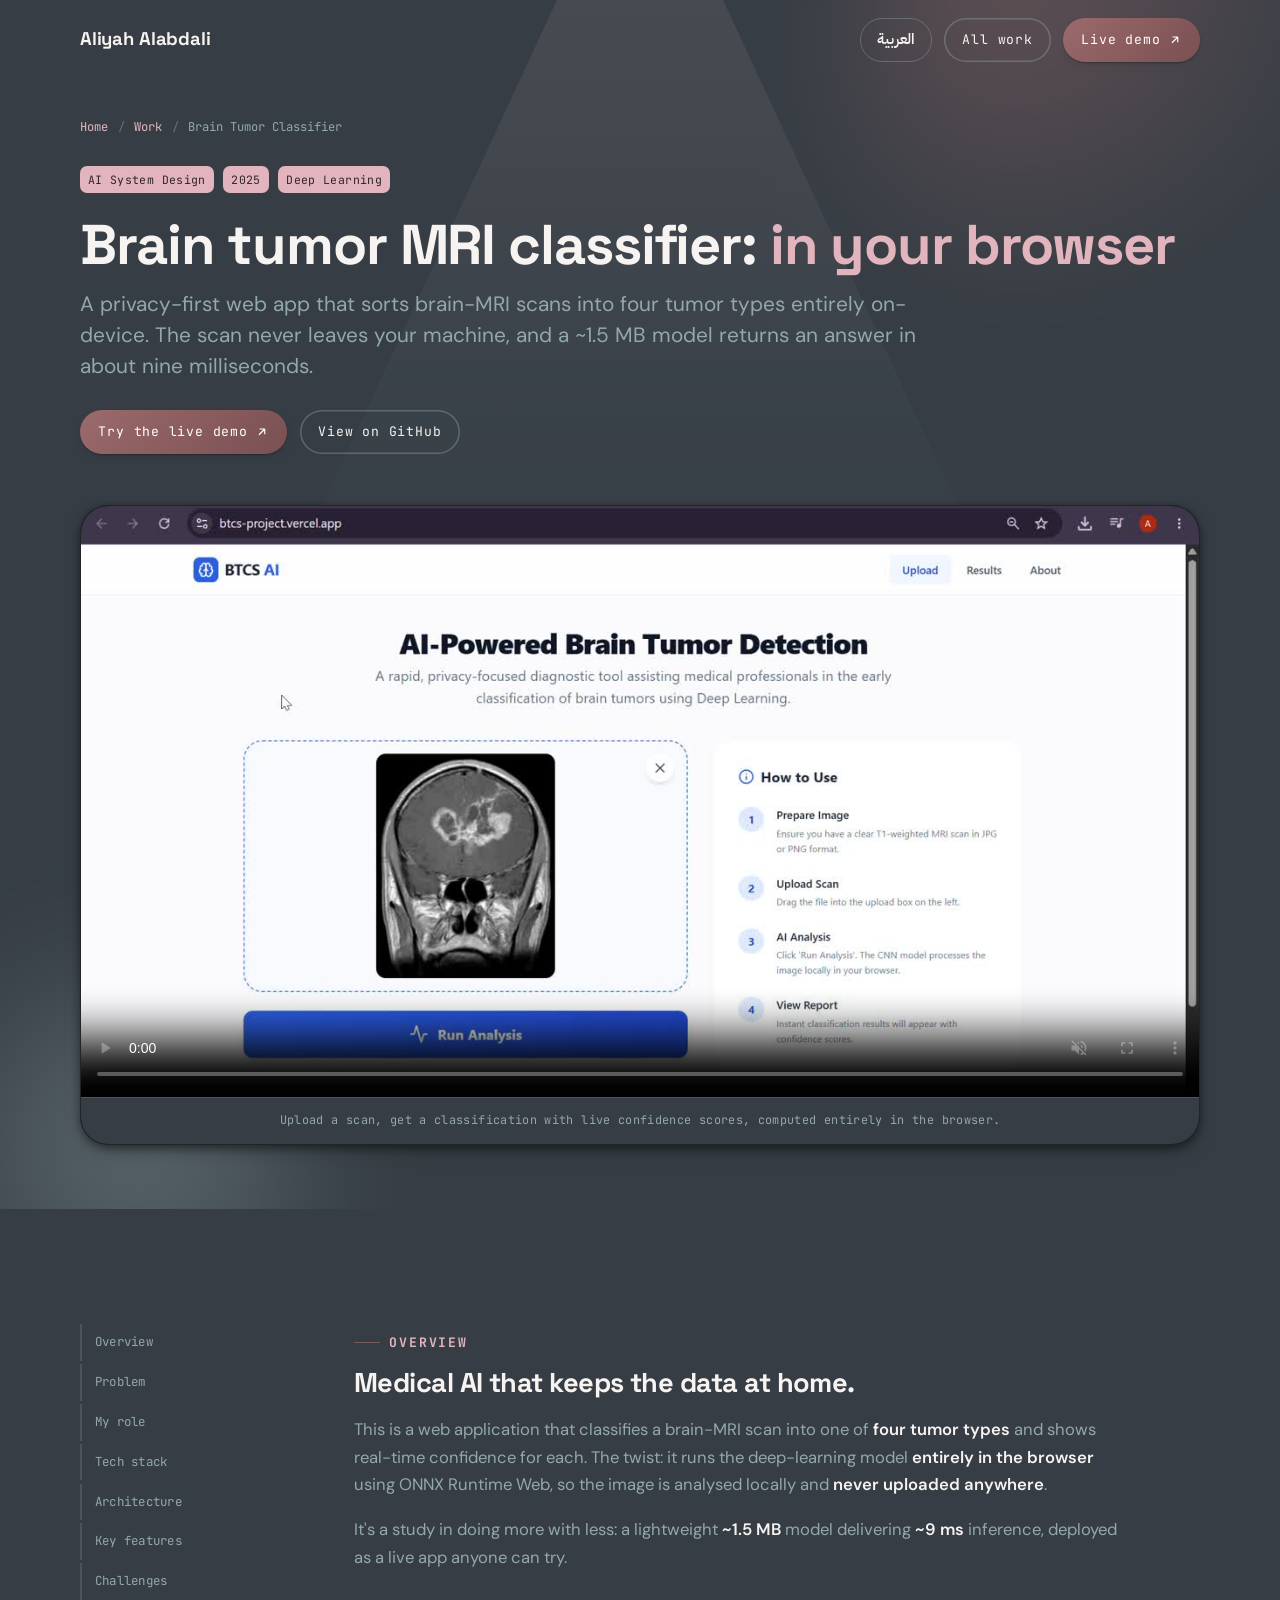
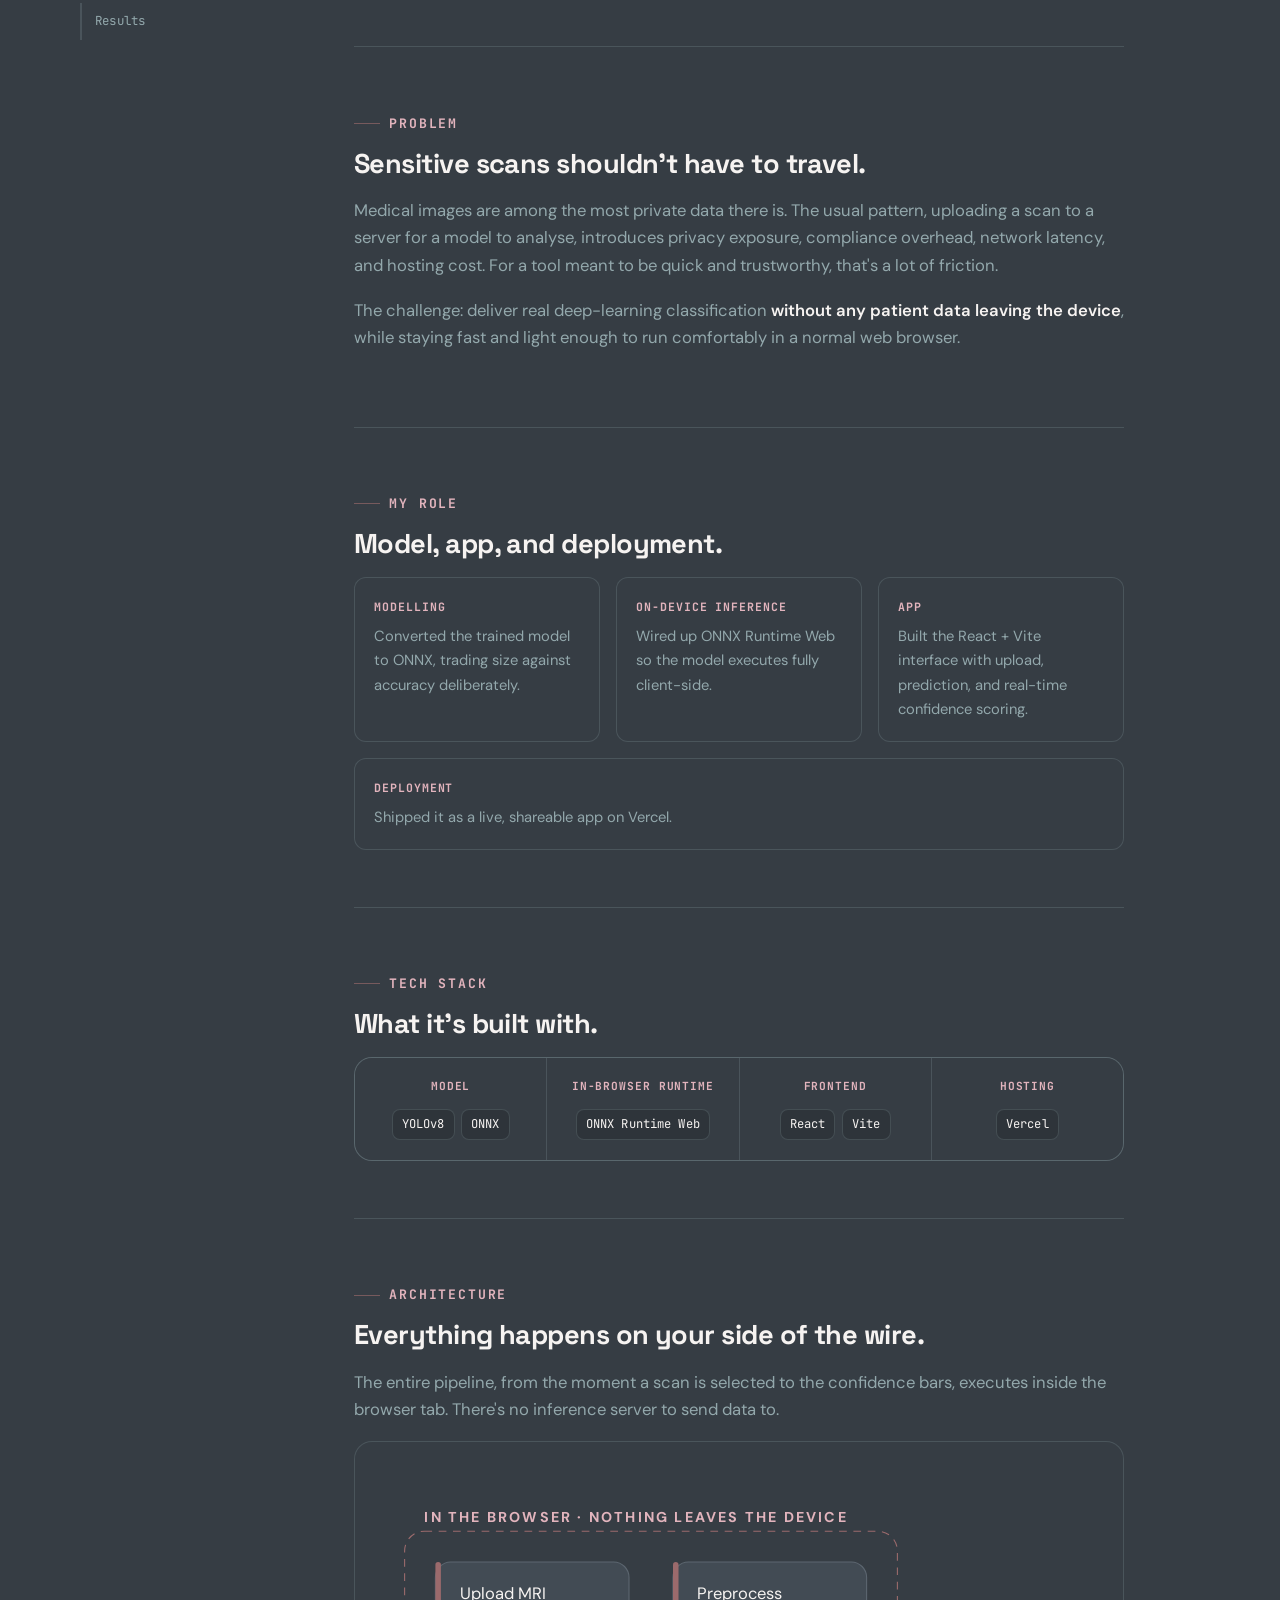
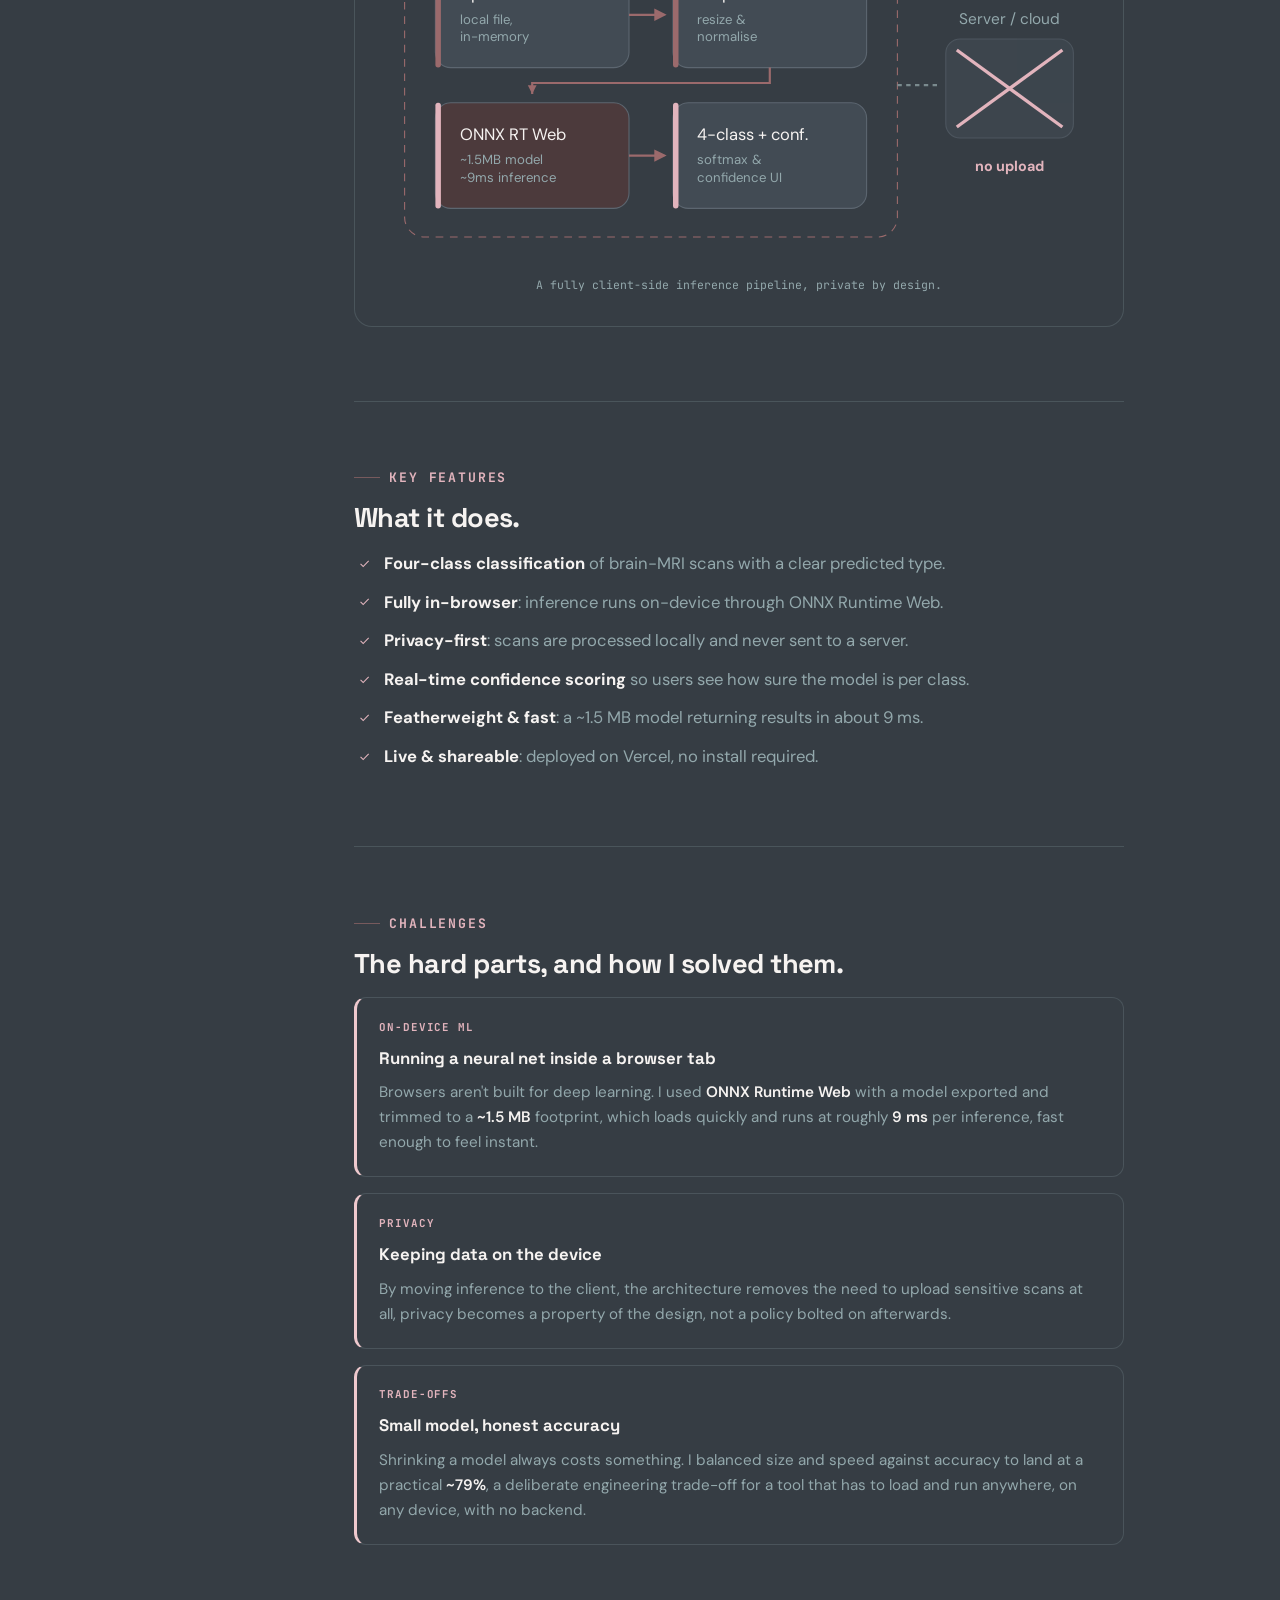
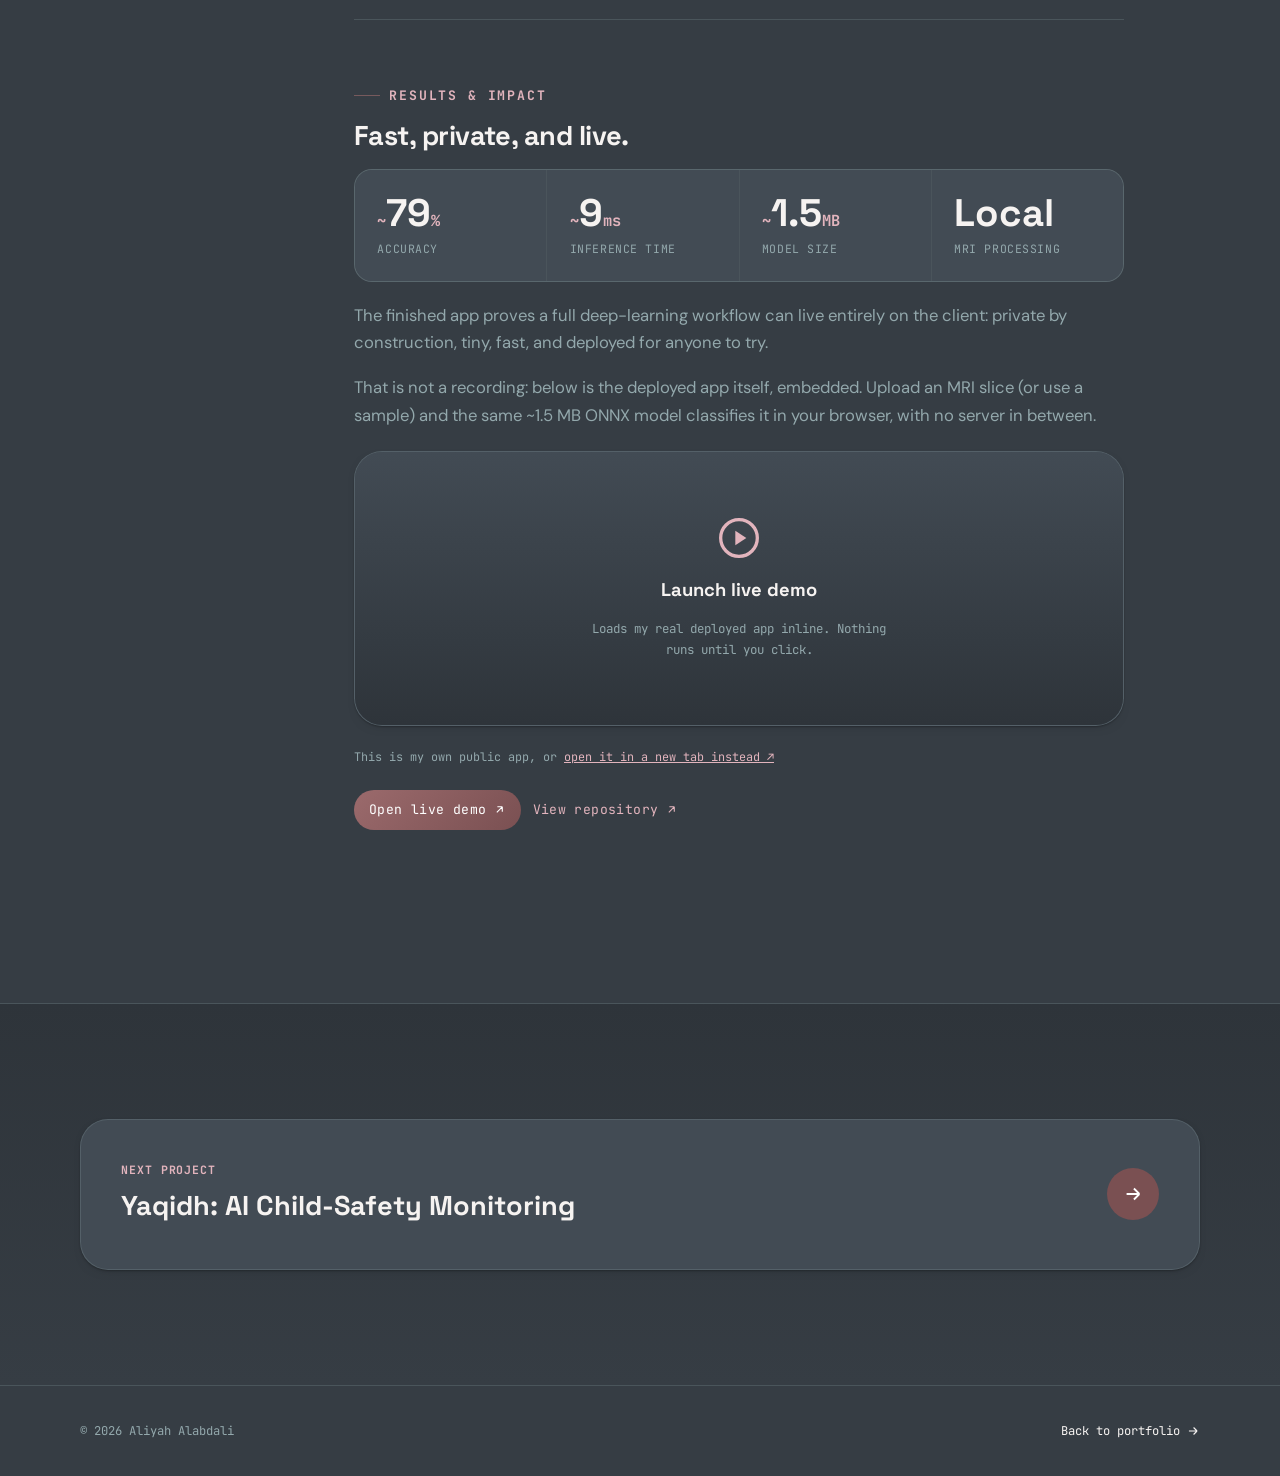
<file: projects/brain-tumor.html>
<!DOCTYPE html>
<html lang="en">
<head>
<meta charset="UTF-8">
<!-- Language: set direction before first paint and hold the page hidden until
     i18n.js has swapped the text in, so Arabic visitors never see English flash. -->
<script>(function(){try{var m=/[?&]lang=(en|ar)/.exec(location.search),l=m?m[1]:localStorage.getItem("lang");if(l==="ar"){var r=document.documentElement;r.lang="ar";r.dir="rtl";r.classList.add("i18n-pending");setTimeout(function(){r.classList.remove("i18n-pending")},3000)}}catch(e){}})();</script>
<meta name="viewport" content="width=device-width, initial-scale=1">
<title>Brain Tumor MRI Classifier · In-browser AI · Aliyah Alabdali</title>
<meta name="description" content="A privacy-first web app that classifies brain-MRI scans into four tumor types entirely in the browser via ONNX Runtime Web. ~79% accuracy, ~9ms inference, ~1.5MB model, no patient data leaving the device. Case study by Aliyah Alabdali.">
<meta name="theme-color" content="#363D44">
<link rel="canonical" href="https://aliyahalabdali.github.io/projects/brain-tumor.html">
<meta property="og:type" content="article">
<meta property="og:title" content="Brain Tumor MRI Classifier · In-browser, Privacy-first">
<meta property="og:description" content="Four-class brain-MRI classification running fully in-browser via ONNX Runtime Web. ~9ms inference, ~1.5MB model.">
<meta property="og:image" content="../assets/media/btcs-poster.jpg">
<meta name="twitter:card" content="summary_large_image">
<link rel="icon" href="data:image/svg+xml,%3Csvg xmlns='http://www.w3.org/2000/svg' viewBox='0 0 100 100'%3E%3Crect width='100' height='100' rx='26' fill='%239B6A6C'/%3E%3Ctext x='50' y='68' font-family='Georgia,serif' font-size='54' fill='%23fff' text-anchor='middle'%3EA%3C/text%3E%3C/svg%3E">
<link rel="preconnect" href="https://fonts.googleapis.com">
<link rel="preconnect" href="https://fonts.gstatic.com" crossorigin>
<link href="https://fonts.googleapis.com/css2?family=Anton&family=Space+Grotesk:wght@400;500;600;700;800&family=DM+Sans:wght@400;500;600;700;800&family=JetBrains+Mono:wght@400;500;600;700&family=IBM+Plex+Sans+Arabic:wght@400;500;600;700&family=Cairo:wght@600;700;800;900&display=swap" rel="stylesheet">
<link rel="stylesheet" href="../assets/css/styles.css?v=5">
<link rel="stylesheet" href="../assets/css/project.css?v=4">
<script type="application/ld+json">
{"@context":"https://schema.org","@type":"CreativeWork","name":"Brain Tumor MRI Classifier","author":{"@type":"Person","name":"Aliyah Alabdali"},"about":["Deep Learning","Medical imaging","On-device inference"],"keywords":"ONNX Runtime Web, React, Vite, brain MRI, in-browser inference"}
</script>
</head>
<body>
<div class="scroll-progress" aria-hidden="true"></div>
<a class="skip-link" href="#overview">Skip to content</a>

<header class="nav" id="top">
  <div class="wrap nav__inner">
    <a class="brand" href="../index.html" aria-label="Back to Aliyah Alabdali home">
      <span class="brand__name"><span>Aliyah</span><span>Alabdali</span></span>
    </a>
    <div class="nav__cta">
      <button type="button" class="lang-toggle" data-lang-toggle lang="ar">العربية</button>
      <a class="btn btn--ghost" href="../index.html#work">All work</a>
      <a class="btn btn--primary" href="https://btcs-project.vercel.app/" target="_blank" rel="noopener">Live demo
        <svg viewBox="0 0 24 24" fill="none" stroke="currentColor" stroke-width="2" aria-hidden="true"><path d="M7 17L17 7m0 0H8m9 0v9"/></svg></a>
    </div>
  </div>
</header>

<main>
<section class="case-hero">
  <div class="hero__beam" aria-hidden="true"></div>
  <div class="case-hero__orbs" aria-hidden="true"><div class="orb orb--1"></div><div class="orb orb--2"></div><div class="spotlight" aria-hidden="true"></div></div>
  <div class="wrap">
    <nav class="crumbs" aria-label="Breadcrumb" data-load data-delay="1">
      <a href="../index.html">Home</a><span>/</span><a href="../index.html#work">Work</a><span>/</span>Brain Tumor Classifier
    </nav>
    <div class="case-hero__meta" data-load data-delay="1">
      <span class="badge">AI System Design</span><span class="badge">2025</span><span class="badge">Deep Learning</span>
    </div>
    <h1 class="case-hero__title" data-load data-delay="2" data-split="words">Brain tumor MRI classifier: <em>in your browser</em></h1>
    <p class="case-hero__lede" data-load data-delay="3">A privacy-first web app that sorts brain-MRI scans into four tumor types
      entirely on-device. The scan never leaves your machine, and a ~1.5&nbsp;MB model returns an answer in about nine
      milliseconds.</p>
    <div class="case-hero__cta" data-load data-delay="4">
      <a class="btn btn--primary" href="https://btcs-project.vercel.app/" target="_blank" rel="noopener">Try the live demo
        <svg viewBox="0 0 24 24" fill="none" stroke="currentColor" stroke-width="2" aria-hidden="true"><path d="M7 17L17 7m0 0H8m9 0v9"/></svg></a>
      <a class="btn btn--ghost" href="https://github.com/AliyahAlabdali/BTCS-Project" target="_blank" rel="noopener">View on GitHub</a>
    </div>
    <figure class="case-figure" data-load data-delay="4">
      <video controls muted loop playsinline preload="metadata" poster="../assets/media/btcs-poster.jpg">
        <source src="../assets/media/btcs-demo.mp4" type="video/mp4">
        Your browser doesn't support embedded video.
      </video>
      <figcaption>Upload a scan, get a classification with live confidence scores, computed entirely in the browser.</figcaption>
    </figure>
  </div>
</section>

<div class="wrap case-body">
  <nav class="case-nav" aria-label="Sections">
    <a href="#overview" class="active">Overview</a>
    <a href="#problem">Problem</a>
    <a href="#role">My role</a>
    <a href="#tech">Tech stack</a>
    <a href="#architecture">Architecture</a>
    <a href="#features">Key features</a>
    <a href="#challenges">Challenges</a>
    <a href="#results">Results</a>
  </nav>

  <div class="case-content">
    <section class="case-block" id="overview" data-reveal>
      <span class="eyebrow">Overview</span>
      <h2>Medical AI that keeps the data at home.</h2>
      <p>This is a web application that classifies a brain-MRI scan into one of <strong>four tumor types</strong> and
        shows real-time confidence for each. The twist: it runs the deep-learning model <strong>entirely in the
        browser</strong> using ONNX Runtime Web, so the image is analysed locally and <strong>never uploaded anywhere</strong>.</p>
      <p>It's a study in doing more with less: a lightweight <strong>~1.5&nbsp;MB</strong> model delivering
        <strong>~9&nbsp;ms</strong> inference, deployed as a live app anyone can try.</p>
    </section>

    <section class="case-block" id="problem" data-reveal>
      <span class="eyebrow">Problem</span>
      <h2>Sensitive scans shouldn't have to travel.</h2>
      <p>Medical images are among the most private data there is. The usual pattern, uploading a scan to a server for
        a model to analyse, introduces privacy exposure, compliance overhead, network latency, and hosting cost.
        For a tool meant to be quick and trustworthy, that's a lot of friction.</p>
      <p>The challenge: deliver real deep-learning classification <strong>without any patient data leaving the
        device</strong>, while staying fast and light enough to run comfortably in a normal web browser.</p>
    </section>

    <section class="case-block" id="role" data-reveal>
      <span class="eyebrow">My role</span>
      <h2>Model, app, and deployment.</h2>
      <div class="role-grid">
        <div class="role-card"><h4>Modelling</h4><p>Converted the trained model to ONNX, trading size against accuracy deliberately.</p></div>
        <div class="role-card"><h4>On-device inference</h4><p>Wired up ONNX Runtime Web so the model executes fully client-side.</p></div>
        <div class="role-card"><h4>App</h4><p>Built the React + Vite interface with upload, prediction, and real-time confidence scoring.</p></div>
        <div class="role-card"><h4>Deployment</h4><p>Shipped it as a live, shareable app on Vercel.</p></div>
      </div>
    </section>

    <section class="case-block" id="tech" data-reveal>
      <span class="eyebrow">Tech stack</span>
      <h2>What it's built with.</h2>
      <div class="tech-grid">
        <div class="tech-col"><h4>Model</h4><div class="chips"><span class="chip">YOLOv8</span><span class="chip">ONNX</span></div></div>
        <div class="tech-col"><h4>In-browser runtime</h4><div class="chips"><span class="chip">ONNX Runtime Web</span></div></div>
        <div class="tech-col"><h4>Frontend</h4><div class="chips"><span class="chip">React</span><span class="chip">Vite</span></div></div>
        <div class="tech-col"><h4>Hosting</h4><div class="chips"><span class="chip">Vercel</span></div></div>
      </div>
    </section>

    <section class="case-block" id="architecture" data-reveal>
      <span class="eyebrow">Architecture</span>
      <h2>Everything happens on your side of the wire.</h2>
      <p>The entire pipeline, from the moment a scan is selected to the confidence bars, executes inside the
        browser tab. There's no inference server to send data to.</p>
      <figure class="diagram">
        <svg viewBox="0 0 640 350" role="img" aria-label="In-browser pipeline: upload an MRI, preprocess it client-side, run a ~1.5MB model through ONNX Runtime Web, and show a four-class result with confidence. A server is crossed out to show that nothing is uploaded."><rect x="16" y="52" width="448" height="278" rx="18" fill="#363D44" stroke="#9B6A6C" stroke-dasharray="7 6"/><text x="34" y="44" font-family="DM Sans,sans-serif" font-weight="700" font-size="13" letter-spacing="2" fill="#E2B4BD">IN THE BROWSER &middot; NOTHING LEAVES THE DEVICE</text><g font-family="DM Sans,sans-serif"><rect x="44" y="80" width="176" height="96" rx="14" fill="#424B54" stroke="#5C6670"/><rect x="44" y="80" width="5" height="96" rx="2.5" fill="#9B6A6C"/><text x="66" y="114" font-size="15" fill="#F6F3F1">Upload MRI</text><text x="66" y="136" font-size="12" fill="#93A8AC">local file,</text><text x="66" y="152" font-size="12" fill="#93A8AC">in-memory</text><rect x="260" y="80" width="176" height="96" rx="14" fill="#424B54" stroke="#5C6670"/><rect x="260" y="80" width="5" height="96" rx="2.5" fill="#9B6A6C"/><text x="282" y="114" font-size="15" fill="#F6F3F1">Preprocess</text><text x="282" y="136" font-size="12" fill="#93A8AC">resize &amp;</text><text x="282" y="152" font-size="12" fill="#93A8AC">normalise</text><rect x="44" y="208" width="176" height="96" rx="14" fill="#4C3A3C" stroke="#5C6670"/><rect x="44" y="208" width="5" height="96" rx="2.5" fill="#E2B4BD"/><text x="66" y="242" font-size="15" fill="#F6F3F1">ONNX RT Web</text><text x="66" y="264" font-size="12" fill="#93A8AC">~1.5MB model</text><text x="66" y="280" font-size="12" fill="#93A8AC">~9ms inference</text><rect x="260" y="208" width="176" height="96" rx="14" fill="#424B54" stroke="#5C6670"/><rect x="260" y="208" width="5" height="96" rx="2.5" fill="#E2B4BD"/><text x="282" y="242" font-size="15" fill="#F6F3F1">4-class + conf.</text><text x="282" y="264" font-size="12" fill="#93A8AC">softmax &amp;</text><text x="282" y="280" font-size="12" fill="#93A8AC">confidence UI</text></g><g stroke="#9B6A6C" stroke-width="2" fill="#9B6A6C"><line x1="220" y1="128" x2="252" y2="128"/><path d="M252 128l-8 -4v8z"/><line x1="220" y1="256" x2="252" y2="256"/><path d="M252 256l-8 -4v8z"/></g><path d="M348 176 V190 H132 V200" fill="none" stroke="#9B6A6C" stroke-width="2"/><path d="M132 200l-4 -8h8z" fill="#9B6A6C"/><g font-family="DM Sans,sans-serif"><text x="566" y="136" font-size="14" fill="#93A8AC" text-anchor="middle">Server / cloud</text><rect x="508" y="150" width="116" height="90" rx="13" fill="#424B54" stroke="#5C6670" opacity=".6"/><line x1="518" y1="160" x2="614" y2="230" stroke="#E2B4BD" stroke-width="3"/><line x1="614" y1="160" x2="518" y2="230" stroke="#E2B4BD" stroke-width="3"/><text x="566" y="270" font-weight="700" font-size="13" fill="#E2B4BD" text-anchor="middle">no upload</text></g><line x1="464" y1="192" x2="500" y2="192" stroke="#7A8A8E" stroke-width="2" stroke-dasharray="4 4"/></svg>
        <figcaption>A fully client-side inference pipeline, private by design.</figcaption>
      </figure>
    </section>

    <section class="case-block" id="features" data-reveal>
      <span class="eyebrow">Key features</span>
      <h2>What it does.</h2>
      <ul class="ticks">
        <li><strong>Four-class classification</strong> of brain-MRI scans with a clear predicted type.</li>
        <li><strong>Fully in-browser</strong>: inference runs on-device through ONNX Runtime Web.</li>
        <li><strong>Privacy-first</strong>: scans are processed locally and never sent to a server.</li>
        <li><strong>Real-time confidence scoring</strong> so users see how sure the model is per class.</li>
        <li><strong>Featherweight &amp; fast</strong>: a ~1.5&nbsp;MB model returning results in about 9&nbsp;ms.</li>
        <li><strong>Live &amp; shareable</strong>: deployed on Vercel, no install required.</li>
      </ul>
    </section>

    <section class="case-block" id="challenges" data-reveal>
      <span class="eyebrow">Challenges</span>
      <h2>The hard parts, and how I solved them.</h2>
      <div class="challenge">
        <span class="tag">On-device ML</span>
        <h4>Running a neural net inside a browser tab</h4>
        <p>Browsers aren't built for deep learning. I used <strong>ONNX Runtime Web</strong> with a model exported and
        trimmed to a <strong>~1.5&nbsp;MB</strong> footprint, which loads quickly and runs at roughly
        <strong>9&nbsp;ms</strong> per inference, fast enough to feel instant.</p>
      </div>
      <div class="challenge">
        <span class="tag">Privacy</span>
        <h4>Keeping data on the device</h4>
        <p>By moving inference to the client, the architecture removes the need to upload sensitive scans at all,
        privacy becomes a property of the design, not a policy bolted on afterwards.</p>
      </div>
      <div class="challenge">
        <span class="tag">Trade-offs</span>
        <h4>Small model, honest accuracy</h4>
        <p>Shrinking a model always costs something. I balanced size and speed against accuracy to land at a
        practical <strong>~79%</strong>, a deliberate engineering trade-off for a tool that has to load and run
        anywhere, on any device, with no backend.</p>
      </div>
    </section>

    <!-- The embedded app used to sit directly under the overview, interrupting the
         read two paragraphs in, and then the results section said the same thing again.
         It now appears once, here, where trying it is the natural next step. -->
    <section class="case-block" id="results" data-reveal>
      <span class="eyebrow">Results &amp; impact</span>
      <h2>Fast, private, and live.</h2>
      <div class="metrics">
        <div class="metric"><div class="num"><small>~</small><span data-count="79" data-dec="0">79</span><small>%</small></div><div class="lbl">accuracy</div></div>
        <div class="metric"><div class="num"><small>~</small><span data-count="9" data-dec="0">9</span><small>ms</small></div><div class="lbl">inference time</div></div>
        <div class="metric"><div class="num"><small>~</small><span data-count="1.5" data-dec="1">1.5</span><small>MB</small></div><div class="lbl">model size</div></div>
        <div class="metric"><div class="num">Local</div><div class="lbl">MRI processing</div></div>
      </div>
      <p>The finished app proves a full deep-learning workflow can live entirely on the client: private by
        construction, tiny, fast, and deployed for anyone to try.</p>
      <p>That is not a recording: below is the deployed app itself, embedded. Upload an MRI slice (or use a
        sample) and the same ~1.5&nbsp;MB ONNX model classifies it in your browser, with no server in between.</p>
      <div class="live-embed" data-embed-src="https://btcs-project.vercel.app/" data-embed-title="Brain Tumor Classifier live demo">
        <button type="button" class="live-embed__launch">
          <svg viewBox="0 0 24 24" fill="none" stroke="currentColor" stroke-width="1.8" aria-hidden="true"><circle cx="12" cy="12" r="10"/><path d="M10 8l6 4-6 4V8z" fill="currentColor" stroke="none"/></svg>
          <strong>Launch live demo</strong>
          <span>Loads my real deployed app inline. Nothing runs until you click.</span>
        </button>
      </div>
      <p class="live-embed__note">This is my own public app, or <a href="https://btcs-project.vercel.app/" target="_blank" rel="noopener">open it in a new tab instead ↗</a></p>
      <div class="prow__links" style="margin-top:1.4rem">
        <a class="link-arrow solid" href="https://btcs-project.vercel.app/" target="_blank" rel="noopener">Open live demo
          <svg viewBox="0 0 24 24" fill="none" stroke="currentColor" stroke-width="2" aria-hidden="true"><path d="M7 17L17 7m0 0H8m9 0v9"/></svg></a>
        <a class="link-arrow" href="https://github.com/AliyahAlabdali/BTCS-Project" target="_blank" rel="noopener">View repository
          <svg viewBox="0 0 24 24" fill="none" stroke="currentColor" stroke-width="2" aria-hidden="true"><path d="M7 17L17 7m0 0H8m9 0v9"/></svg></a>
      </div>
    </section>
  </div>
</div>

<section class="section next-proj">
  <div class="wrap">
    <a href="yaqidh.html" data-reveal>
      <div><div class="t">Next project</div><div class="n">Yaqidh: AI Child-Safety Monitoring</div></div>
      <span class="go"><svg viewBox="0 0 24 24" fill="none" stroke="currentColor" stroke-width="2" width="22" height="22" aria-hidden="true"><path d="M5 12h14m0 0l-6-6m6 6l-6 6"/></svg></span>
    </a>
  </div>
</section>
</main>

<footer class="footer">
  <div class="wrap footer__inner">
    <span>© <span data-year>2026</span> Aliyah Alabdali</span>
    <a class="to-top" href="../index.html">Back to portfolio
      <svg viewBox="0 0 24 24" fill="none" stroke="currentColor" stroke-width="2" width="14" height="14" aria-hidden="true"><path d="M5 12h14m0 0l-6-6m6 6l-6 6"/></svg></a>
  </div>
</footer>
<script src="../assets/js/i18n-ar.js?v=3" defer></script>
<script src="../assets/js/i18n.js?v=1" defer></script>
<script src="../assets/js/main.js?v=5" defer></script>
</body>
</html>
</file>
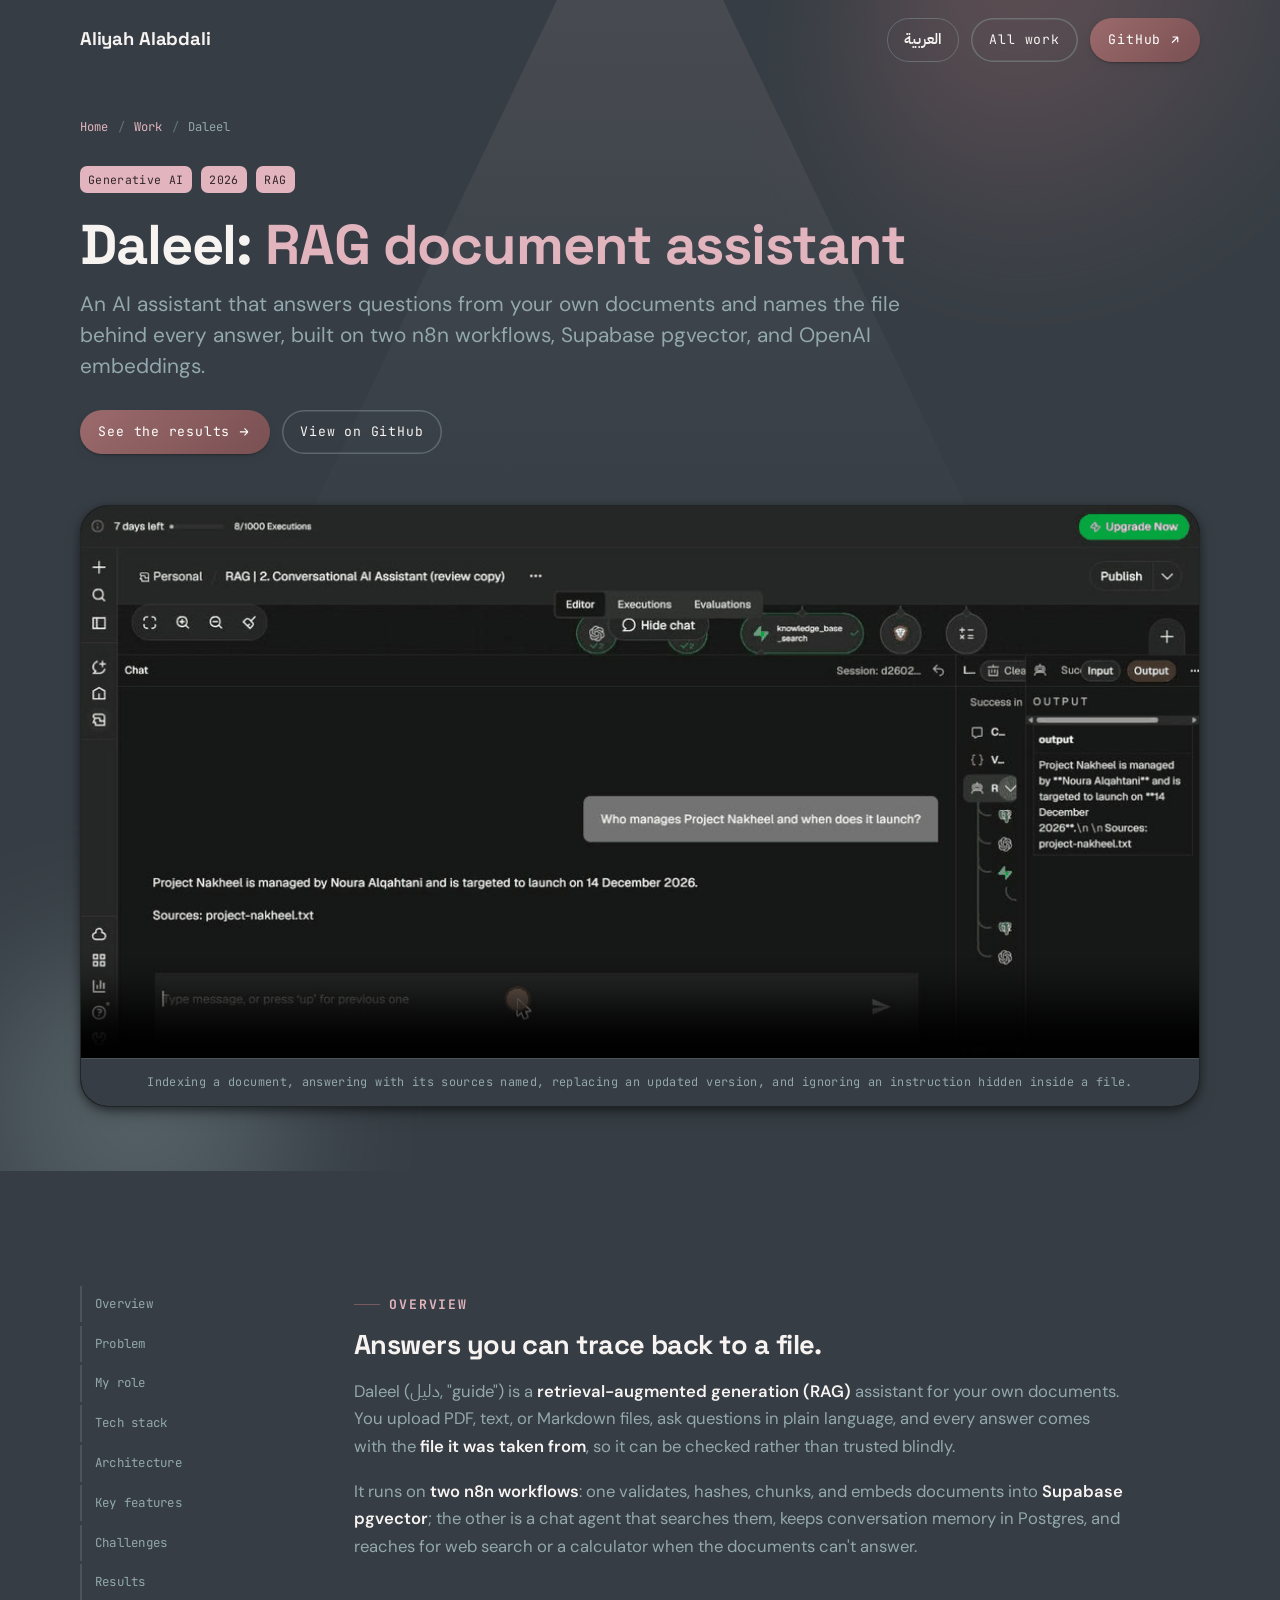
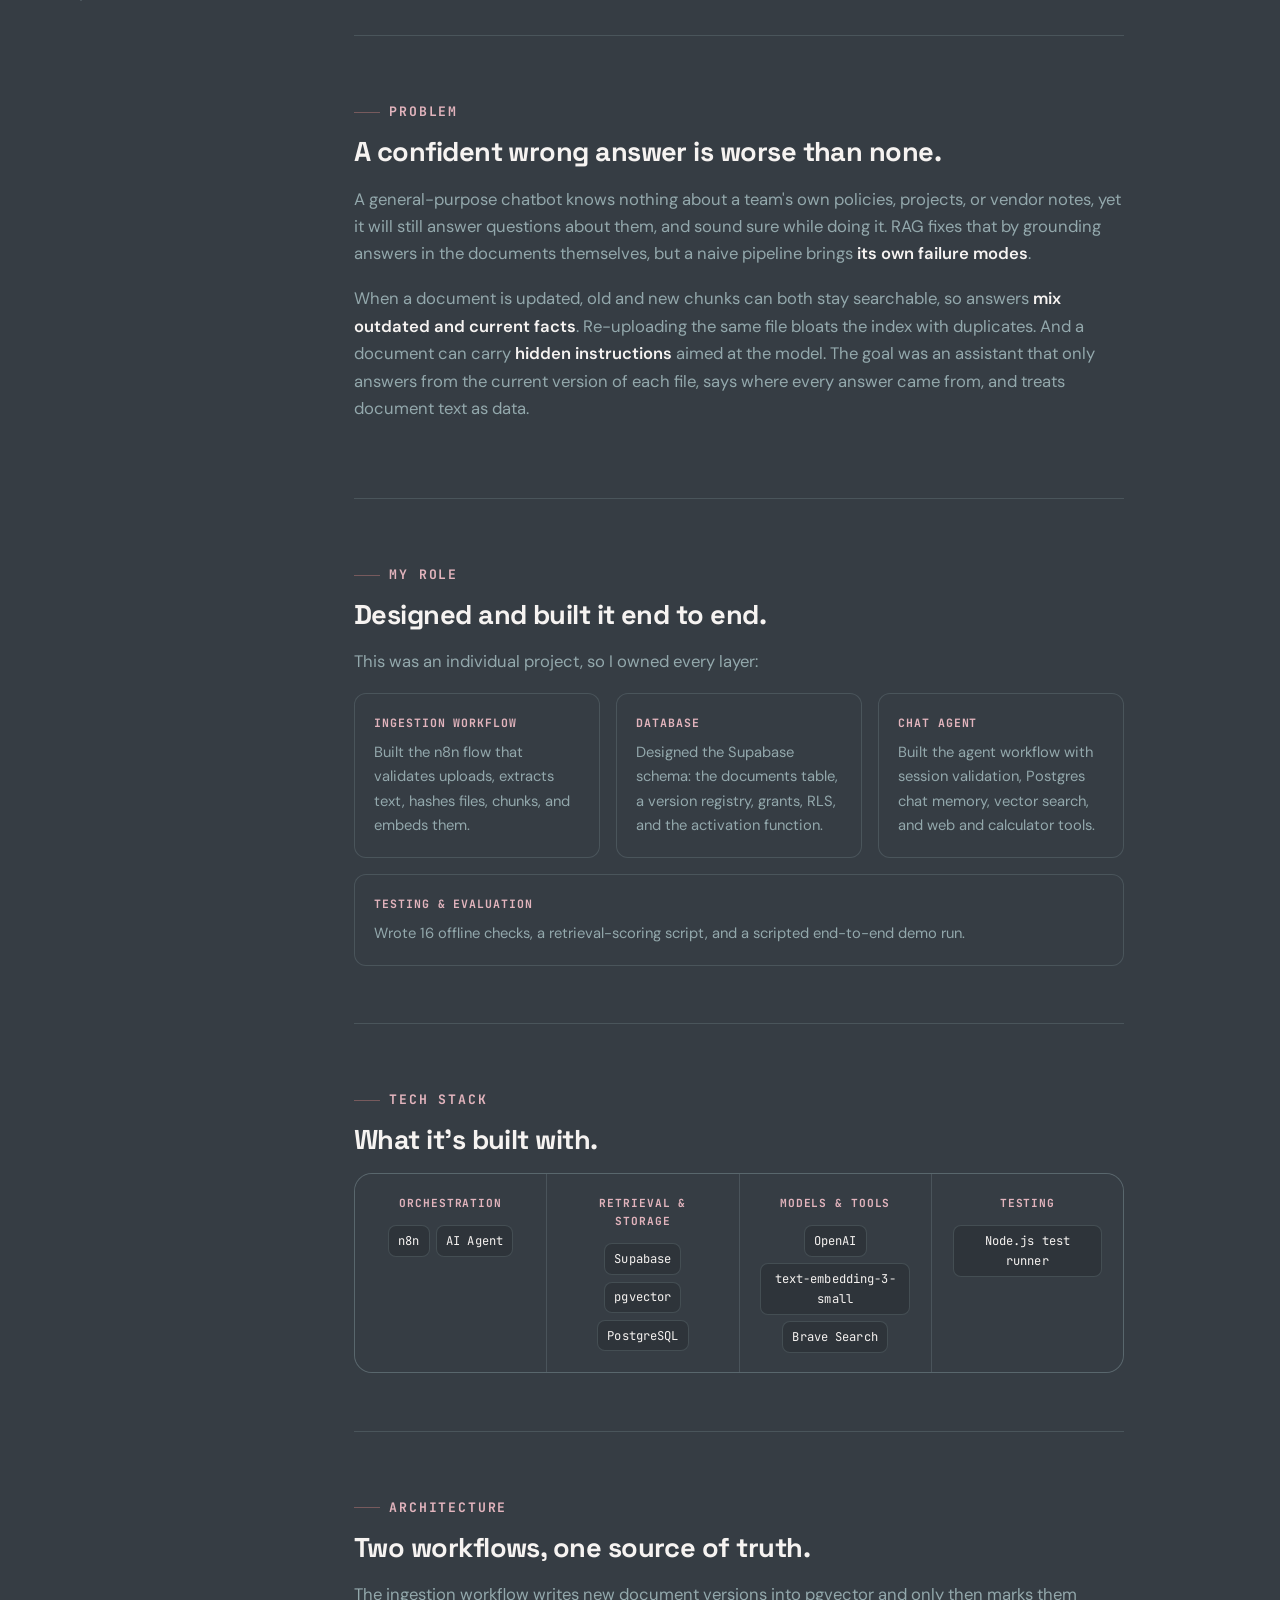
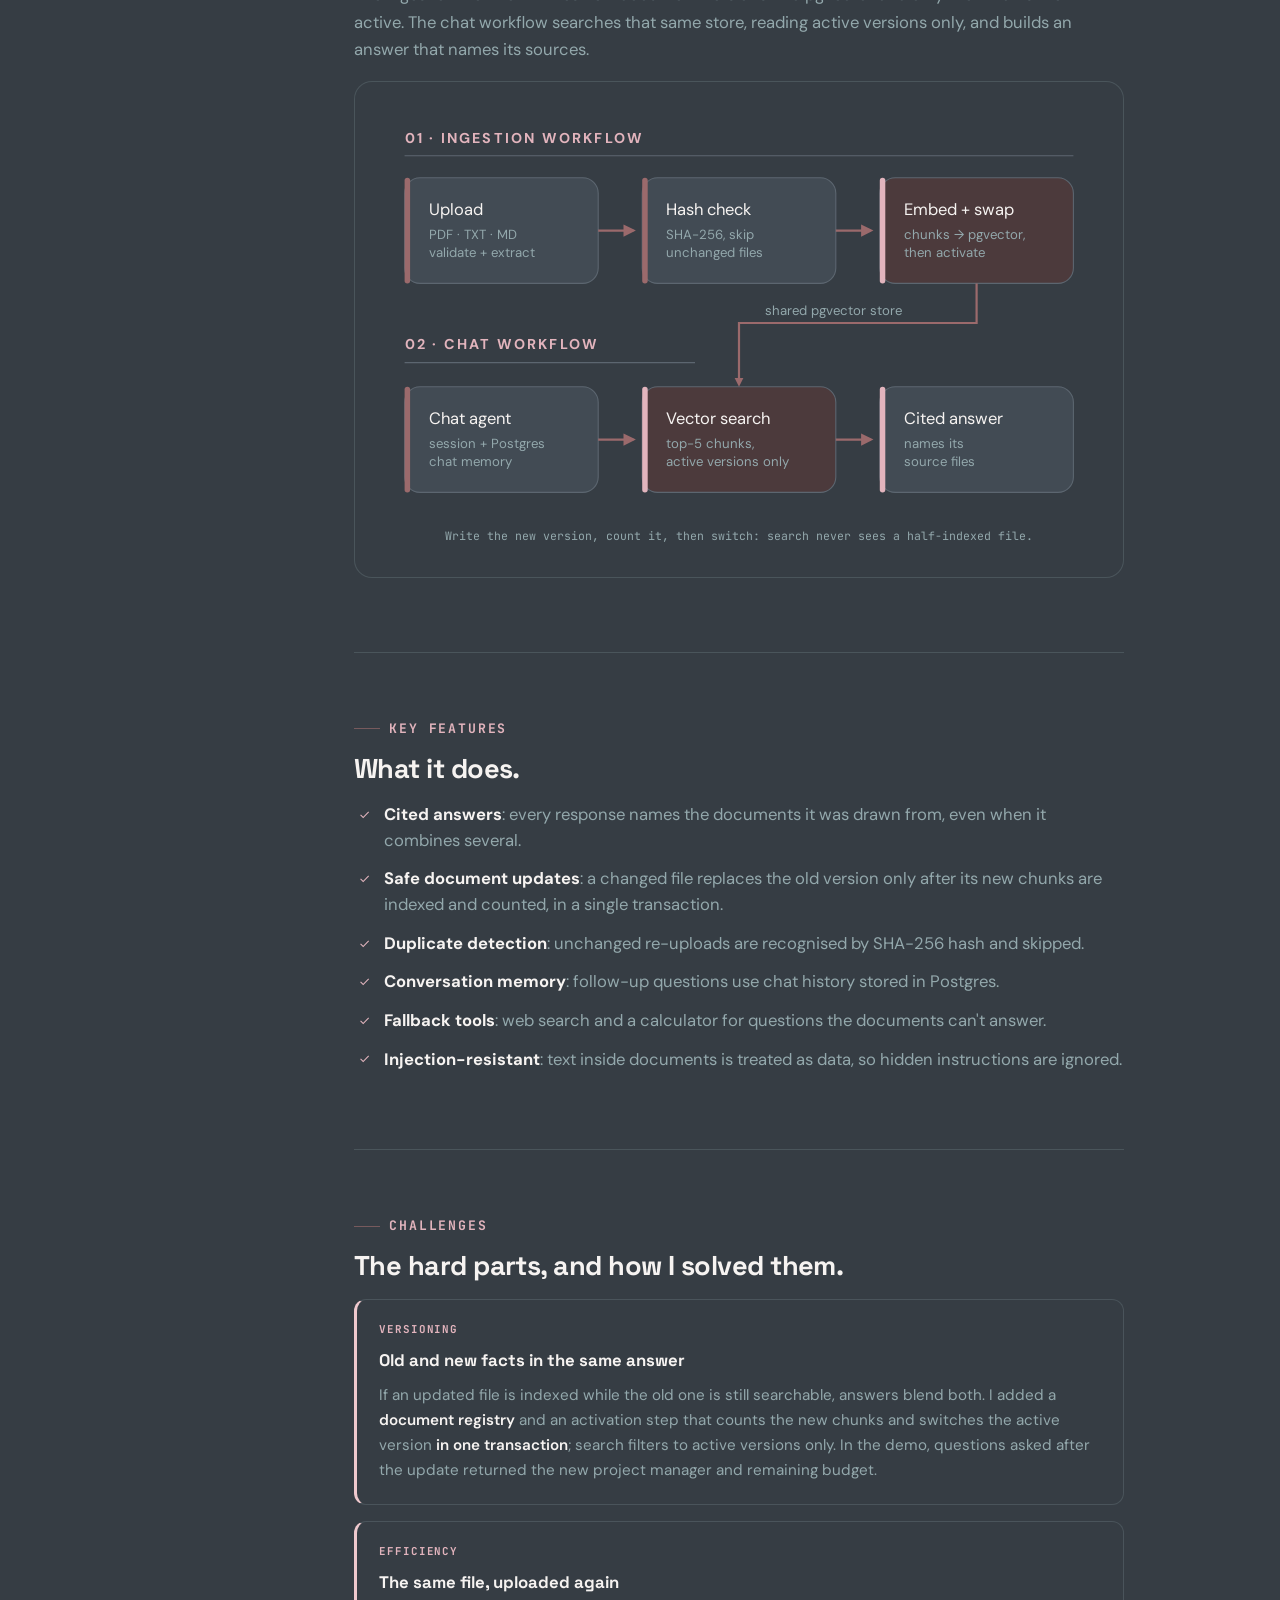
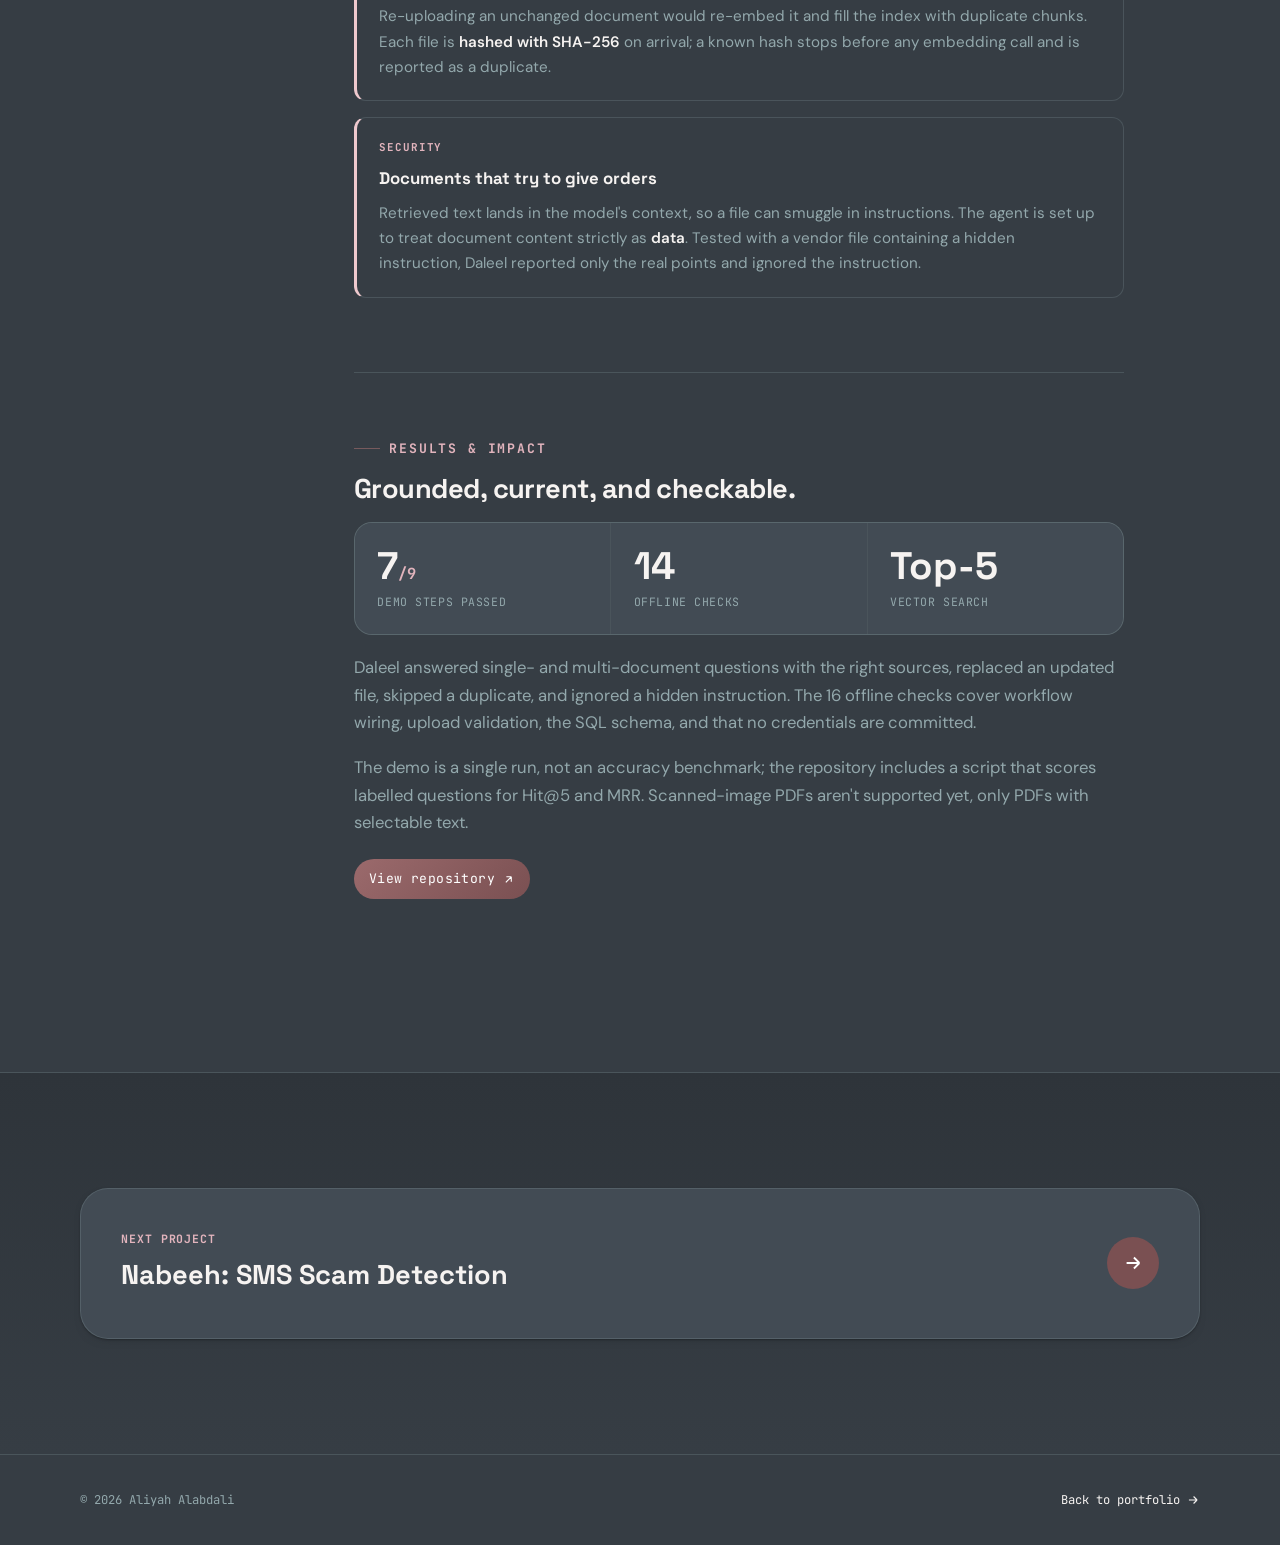
<file: projects/daleel.html>
<!DOCTYPE html>
<html lang="en">
<head>
<meta charset="UTF-8">
<!-- Language: set direction before first paint and hold the page hidden until
     i18n.js has swapped the text in, so Arabic visitors never see English flash. -->
<script>(function(){try{var m=/[?&]lang=(en|ar)/.exec(location.search),l=m?m[1]:localStorage.getItem("lang");if(l==="ar"){var r=document.documentElement;r.lang="ar";r.dir="rtl";r.classList.add("i18n-pending");setTimeout(function(){r.classList.remove("i18n-pending")},3000)}}catch(e){}})();</script>
<meta name="viewport" content="width=device-width, initial-scale=1">
<title>Daleel: RAG Document Assistant · Generative AI · Aliyah Alabdali</title>
<meta name="description" content="A RAG assistant that answers questions from your own documents and names the source file behind every answer, built on n8n, Supabase pgvector, and OpenAI embeddings. Case study by Aliyah Alabdali.">
<meta name="theme-color" content="#363D44">
<link rel="canonical" href="https://aliyahalabdali.github.io/projects/daleel.html">
<meta property="og:type" content="article">
<meta property="og:title" content="Daleel: RAG Document Assistant · Generative AI">
<meta property="og:description" content="Answers from your documents, with the source file named every time. n8n, Supabase pgvector, OpenAI.">
<meta property="og:image" content="../assets/media/daleel-poster.jpg">
<meta name="twitter:card" content="summary_large_image">
<link rel="icon" href="data:image/svg+xml,%3Csvg xmlns='http://www.w3.org/2000/svg' viewBox='0 0 100 100'%3E%3Crect width='100' height='100' rx='26' fill='%239B6A6C'/%3E%3Ctext x='50' y='68' font-family='Georgia,serif' font-size='54' fill='%23fff' text-anchor='middle'%3EA%3C/text%3E%3C/svg%3E">
<link rel="preconnect" href="https://fonts.googleapis.com">
<link rel="preconnect" href="https://fonts.gstatic.com" crossorigin>
<link href="https://fonts.googleapis.com/css2?family=Anton&family=Space+Grotesk:wght@400;500;600;700;800&family=DM+Sans:wght@400;500;600;700;800&family=JetBrains+Mono:wght@400;500;600;700&family=IBM+Plex+Sans+Arabic:wght@400;500;600;700&family=Cairo:wght@600;700;800;900&display=swap" rel="stylesheet">
<link rel="stylesheet" href="../assets/css/styles.css?v=5">
<link rel="stylesheet" href="../assets/css/project.css?v=4">
<script type="application/ld+json">
{"@context":"https://schema.org","@type":"CreativeWork","name":"Daleel: RAG Document Assistant","author":{"@type":"Person","name":"Aliyah Alabdali"},"about":["Generative AI","Retrieval-augmented generation","AI agents"],"keywords":"RAG, n8n, Supabase, pgvector, OpenAI, vector search, AI agent"}
</script>
</head>
<body>
<div class="scroll-progress" aria-hidden="true"></div>
<a class="skip-link" href="#overview">Skip to content</a>

<header class="nav" id="top">
  <div class="wrap nav__inner">
    <a class="brand" href="../index.html" aria-label="Back to Aliyah Alabdali home">
      <span class="brand__name"><span>Aliyah</span><span>Alabdali</span></span>
    </a>
    <div class="nav__cta">
      <button type="button" class="lang-toggle" data-lang-toggle lang="ar">العربية</button>
      <a class="btn btn--ghost" href="../index.html#work">All work</a>
      <a class="btn btn--primary" href="https://github.com/AliyahAlabdali/Daleel" target="_blank" rel="noopener">GitHub
        <svg viewBox="0 0 24 24" fill="none" stroke="currentColor" stroke-width="2" aria-hidden="true"><path d="M7 17L17 7m0 0H8m9 0v9"/></svg></a>
    </div>
  </div>
</header>

<main>
<section class="case-hero">
  <div class="hero__beam" aria-hidden="true"></div>
  <div class="case-hero__orbs" aria-hidden="true"><div class="orb orb--1"></div><div class="orb orb--2"></div><div class="spotlight" aria-hidden="true"></div></div>
  <div class="wrap">
    <nav class="crumbs" aria-label="Breadcrumb" data-load data-delay="1">
      <a href="../index.html">Home</a><span>/</span><a href="../index.html#work">Work</a><span>/</span>Daleel
    </nav>
    <div class="case-hero__meta" data-load data-delay="1">
      <span class="badge">Generative AI</span><span class="badge">2026</span><span class="badge">RAG</span>
    </div>
    <h1 class="case-hero__title" data-load data-delay="2" data-split="words">Daleel: <em>RAG document assistant</em></h1>
    <p class="case-hero__lede" data-load data-delay="3">An AI assistant that answers questions from your own documents and
      names the file behind every answer, built on two n8n workflows, Supabase pgvector, and OpenAI embeddings.</p>
    <div class="case-hero__cta" data-load data-delay="4">
      <a class="btn btn--primary" href="#results">See the results
        <svg viewBox="0 0 24 24" fill="none" stroke="currentColor" stroke-width="2" aria-hidden="true"><path d="M5 12h14m0 0l-6-6m6 6l-6 6"/></svg></a>
      <a class="btn btn--ghost" href="https://github.com/AliyahAlabdali/Daleel" target="_blank" rel="noopener">View on GitHub</a>
    </div>
    <figure class="case-figure" data-load data-delay="4">
      <video controls muted loop playsinline preload="metadata" poster="../assets/media/daleel-poster.jpg">
        <source src="../assets/media/daleel-demo.mp4" type="video/mp4">
        Your browser doesn't support embedded video.
      </video>
      <figcaption>Indexing a document, answering with its sources named, replacing an updated version, and ignoring an instruction hidden inside a file.</figcaption>
    </figure>
  </div>
</section>

<div class="wrap case-body">
  <nav class="case-nav" aria-label="Sections">
    <a href="#overview" class="active">Overview</a>
    <a href="#problem">Problem</a>
    <a href="#role">My role</a>
    <a href="#tech">Tech stack</a>
    <a href="#architecture">Architecture</a>
    <a href="#features">Key features</a>
    <a href="#challenges">Challenges</a>
    <a href="#results">Results</a>
  </nav>

  <div class="case-content">
    <section class="case-block" id="overview" data-reveal>
      <span class="eyebrow">Overview</span>
      <h2>Answers you can trace back to a file.</h2>
      <p>Daleel (دليل, "guide") is a <strong>retrieval-augmented generation (RAG)</strong> assistant for your own
        documents. You upload PDF, text, or Markdown files, ask questions in plain language, and every answer comes
        with the <strong>file it was taken from</strong>, so it can be checked rather than trusted blindly.</p>
      <p>It runs on <strong>two n8n workflows</strong>: one validates, hashes, chunks, and embeds documents into
        <strong>Supabase pgvector</strong>; the other is a chat agent that searches them, keeps conversation memory
        in Postgres, and reaches for web search or a calculator when the documents can't answer.</p>
    </section>

    <section class="case-block" id="problem" data-reveal>
      <span class="eyebrow">Problem</span>
      <h2>A confident wrong answer is worse than none.</h2>
      <p>A general-purpose chatbot knows nothing about a team's own policies, projects, or vendor notes, yet it will
        still answer questions about them, and sound sure while doing it. RAG fixes that by grounding answers in the
        documents themselves, but a naive pipeline brings <strong>its own failure modes</strong>.</p>
      <p>When a document is updated, old and new chunks can both stay searchable, so answers <strong>mix outdated and
        current facts</strong>. Re-uploading the same file bloats the index with duplicates. And a document can carry
        <strong>hidden instructions</strong> aimed at the model. The goal was an assistant that only answers from the
        current version of each file, says where every answer came from, and treats document text as data.</p>
    </section>

    <section class="case-block" id="role" data-reveal>
      <span class="eyebrow">My role</span>
      <h2>Designed and built it end to end.</h2>
      <p>This was an individual project, so I owned every layer:</p>
      <div class="role-grid">
        <div class="role-card"><h4>Ingestion workflow</h4><p>Built the n8n flow that validates uploads, extracts text, hashes files, chunks, and embeds them.</p></div>
        <div class="role-card"><h4>Database</h4><p>Designed the Supabase schema: the documents table, a version registry, grants, RLS, and the activation function.</p></div>
        <div class="role-card"><h4>Chat agent</h4><p>Built the agent workflow with session validation, Postgres chat memory, vector search, and web and calculator tools.</p></div>
        <div class="role-card"><h4>Testing &amp; evaluation</h4><p>Wrote 16 offline checks, a retrieval-scoring script, and a scripted end-to-end demo run.</p></div>
      </div>
    </section>

    <section class="case-block" id="tech" data-reveal>
      <span class="eyebrow">Tech stack</span>
      <h2>What it's built with.</h2>
      <div class="tech-grid">
        <div class="tech-col"><h4>Orchestration</h4><div class="chips"><span class="chip">n8n</span><span class="chip">AI Agent</span></div></div>
        <div class="tech-col"><h4>Retrieval &amp; storage</h4><div class="chips"><span class="chip">Supabase</span><span class="chip">pgvector</span><span class="chip">PostgreSQL</span></div></div>
        <div class="tech-col"><h4>Models &amp; tools</h4><div class="chips"><span class="chip">OpenAI</span><span class="chip">text-embedding-3-small</span><span class="chip">Brave Search</span></div></div>
        <div class="tech-col"><h4>Testing</h4><div class="chips"><span class="chip">Node.js test runner</span></div></div>
      </div>
    </section>

    <section class="case-block" id="architecture" data-reveal>
      <span class="eyebrow">Architecture</span>
      <h2>Two workflows, one source of truth.</h2>
      <p>The ingestion workflow writes new document versions into pgvector and only then marks them active. The chat
        workflow searches that same store, reading active versions only, and builds an answer that names its sources.</p>
      <figure class="diagram">
        <svg viewBox="0 0 640 360" role="img" aria-label="Two n8n workflows. Ingestion: an upload form validates and extracts PDF, TXT and MD files, a SHA-256 hash check skips unchanged files, and new or changed text is chunked, embedded into pgvector, and swapped in as the active version. Chat: an agent with session validation and Postgres chat memory runs a top-5 vector search over active versions only, and returns an answer that names its source files"><text x="16" y="26" font-weight="700" font-size="13" letter-spacing="2" fill="#E2B4BD">01 &middot; INGESTION WORKFLOW</text><line x1="16" y1="38" x2="624" y2="38" stroke="#5C6670"/><text x="16" y="214" font-weight="700" font-size="13" letter-spacing="2" fill="#E2B4BD">02 &middot; CHAT WORKFLOW</text><line x1="16" y1="226" x2="280" y2="226" stroke="#5C6670"/><g font-family="DM Sans,sans-serif"><rect x="16" y="58" width="176" height="96" rx="14" fill="#424B54" stroke="#5C6670"/><rect x="16" y="58" width="5" height="96" rx="2.5" fill="#9B6A6C"/><text x="38" y="92" font-size="15" fill="#F6F3F1">Upload</text><text x="38" y="114" font-size="12" fill="#93A8AC">PDF &middot; TXT &middot; MD</text><text x="38" y="130" font-size="12" fill="#93A8AC">validate + extract</text><rect x="232" y="58" width="176" height="96" rx="14" fill="#424B54" stroke="#5C6670"/><rect x="232" y="58" width="5" height="96" rx="2.5" fill="#9B6A6C"/><text x="254" y="92" font-size="15" fill="#F6F3F1">Hash check</text><text x="254" y="114" font-size="12" fill="#93A8AC">SHA-256, skip</text><text x="254" y="130" font-size="12" fill="#93A8AC">unchanged files</text><rect x="448" y="58" width="176" height="96" rx="14" fill="#4C3A3C" stroke="#5C6670"/><rect x="448" y="58" width="5" height="96" rx="2.5" fill="#E2B4BD"/><text x="470" y="92" font-size="15" fill="#F6F3F1">Embed + swap</text><text x="470" y="114" font-size="12" fill="#93A8AC">chunks &#8594; pgvector,</text><text x="470" y="130" font-size="12" fill="#93A8AC">then activate</text><rect x="16" y="248" width="176" height="96" rx="14" fill="#424B54" stroke="#5C6670"/><rect x="16" y="248" width="5" height="96" rx="2.5" fill="#9B6A6C"/><text x="38" y="282" font-size="15" fill="#F6F3F1">Chat agent</text><text x="38" y="304" font-size="12" fill="#93A8AC">session + Postgres</text><text x="38" y="320" font-size="12" fill="#93A8AC">chat memory</text><rect x="232" y="248" width="176" height="96" rx="14" fill="#4C3A3C" stroke="#5C6670"/><rect x="232" y="248" width="5" height="96" rx="2.5" fill="#E2B4BD"/><text x="254" y="282" font-size="15" fill="#F6F3F1">Vector search</text><text x="254" y="304" font-size="12" fill="#93A8AC">top-5 chunks,</text><text x="254" y="320" font-size="12" fill="#93A8AC">active versions only</text><rect x="448" y="248" width="176" height="96" rx="14" fill="#424B54" stroke="#5C6670"/><rect x="448" y="248" width="5" height="96" rx="2.5" fill="#E2B4BD"/><text x="470" y="282" font-size="15" fill="#F6F3F1">Cited answer</text><text x="470" y="304" font-size="12" fill="#93A8AC">names its</text><text x="470" y="320" font-size="12" fill="#93A8AC">source files</text></g><g stroke="#9B6A6C" stroke-width="2" fill="#9B6A6C"><line x1="192" y1="106" x2="224" y2="106"/><path d="M224 106l-8 -4v8z"/><line x1="408" y1="106" x2="440" y2="106"/><path d="M440 106l-8 -4v8z"/><line x1="192" y1="296" x2="224" y2="296"/><path d="M224 296l-8 -4v8z"/><line x1="408" y1="296" x2="440" y2="296"/><path d="M440 296l-8 -4v8z"/></g><path d="M536 154 V190 H320 V240" fill="none" stroke="#9B6A6C" stroke-width="2"/><path d="M320 248l-4 -8h8z" fill="#9B6A6C"/><text x="344" y="183" font-family="DM Sans,sans-serif" font-size="12" fill="#93A8AC">shared pgvector store</text></svg>
        <figcaption>Write the new version, count it, then switch: search never sees a half-indexed file.</figcaption>
      </figure>
    </section>

    <section class="case-block" id="features" data-reveal>
      <span class="eyebrow">Key features</span>
      <h2>What it does.</h2>
      <ul class="ticks">
        <li><strong>Cited answers</strong>: every response names the documents it was drawn from, even when it combines several.</li>
        <li><strong>Safe document updates</strong>: a changed file replaces the old version only after its new chunks are indexed and counted, in a single transaction.</li>
        <li><strong>Duplicate detection</strong>: unchanged re-uploads are recognised by SHA-256 hash and skipped.</li>
        <li><strong>Conversation memory</strong>: follow-up questions use chat history stored in Postgres.</li>
        <li><strong>Fallback tools</strong>: web search and a calculator for questions the documents can't answer.</li>
        <li><strong>Injection-resistant</strong>: text inside documents is treated as data, so hidden instructions are ignored.</li>
      </ul>
    </section>

    <section class="case-block" id="challenges" data-reveal>
      <span class="eyebrow">Challenges</span>
      <h2>The hard parts, and how I solved them.</h2>
      <div class="challenge">
        <span class="tag">Versioning</span>
        <h4>Old and new facts in the same answer</h4>
        <p>If an updated file is indexed while the old one is still searchable, answers blend both. I added a
        <strong>document registry</strong> and an activation step that counts the new chunks and switches the active
        version <strong>in one transaction</strong>; search filters to active versions only. In the demo, questions asked
        after the update returned the new project manager and remaining budget.</p>
      </div>
      <div class="challenge">
        <span class="tag">Efficiency</span>
        <h4>The same file, uploaded again</h4>
        <p>Re-uploading an unchanged document would re-embed it and fill the index with duplicate chunks. Each file is
        <strong>hashed with SHA-256</strong> on arrival; a known hash stops before any embedding call and is reported as
        a duplicate.</p>
      </div>
      <div class="challenge">
        <span class="tag">Security</span>
        <h4>Documents that try to give orders</h4>
        <p>Retrieved text lands in the model's context, so a file can smuggle in instructions. The agent is set up to
        treat document content strictly as <strong>data</strong>. Tested with a vendor file containing a hidden
        instruction, Daleel reported only the real points and ignored the instruction.</p>
      </div>
    </section>

    <section class="case-block" id="results" data-reveal>
      <span class="eyebrow">Results &amp; impact</span>
      <h2>Grounded, current, and checkable.</h2>
      <div class="metrics">
        <div class="metric"><div class="num"><span data-count="8" data-dec="0">8</span><small>/9</small></div><div class="lbl">demo steps passed</div></div>
        <div class="metric"><div class="num"><span data-count="16" data-dec="0">16</span></div><div class="lbl">offline checks</div></div>
        <div class="metric"><div class="num">Top-<span data-count="5" data-dec="0">5</span></div><div class="lbl">vector search</div></div>
      </div>
      <p>Daleel answered single- and multi-document questions with the right sources, replaced an updated file,
        skipped a duplicate, and ignored a hidden instruction. The 16 offline checks cover workflow wiring, upload validation, the SQL schema, and that no
        credentials are committed.</p>
      <p>The demo is a single run, not an accuracy benchmark; the repository includes a script that scores labelled
        questions for Hit@5 and MRR. Scanned-image PDFs aren't supported yet, only PDFs with selectable text.</p>
      <div class="prow__links" style="margin-top:1.4rem">
        <a class="link-arrow solid" href="https://github.com/AliyahAlabdali/Daleel" target="_blank" rel="noopener">View repository
          <svg viewBox="0 0 24 24" fill="none" stroke="currentColor" stroke-width="2" aria-hidden="true"><path d="M7 17L17 7m0 0H8m9 0v9"/></svg></a>
      </div>
    </section>
  </div>
</div>

<section class="section next-proj">
  <div class="wrap">
    <a href="sms-scam-detection.html" data-reveal>
      <div><div class="t">Next project</div><div class="n">Nabeeh: SMS Scam Detection</div></div>
      <span class="go"><svg viewBox="0 0 24 24" fill="none" stroke="currentColor" stroke-width="2" width="22" height="22" aria-hidden="true"><path d="M5 12h14m0 0l-6-6m6 6l-6 6"/></svg></span>
    </a>
  </div>
</section>
</main>

<footer class="footer">
  <div class="wrap footer__inner">
    <span>© <span data-year>2026</span> Aliyah Alabdali</span>
    <a class="to-top" href="../index.html">Back to portfolio
      <svg viewBox="0 0 24 24" fill="none" stroke="currentColor" stroke-width="2" width="14" height="14" aria-hidden="true"><path d="M5 12h14m0 0l-6-6m6 6l-6 6"/></svg></a>
  </div>
</footer>
<script src="../assets/js/i18n-ar.js?v=3" defer></script>
<script src="../assets/js/i18n.js?v=1" defer></script>
<script src="../assets/js/main.js?v=5" defer></script>
</body>
</html>
</file>
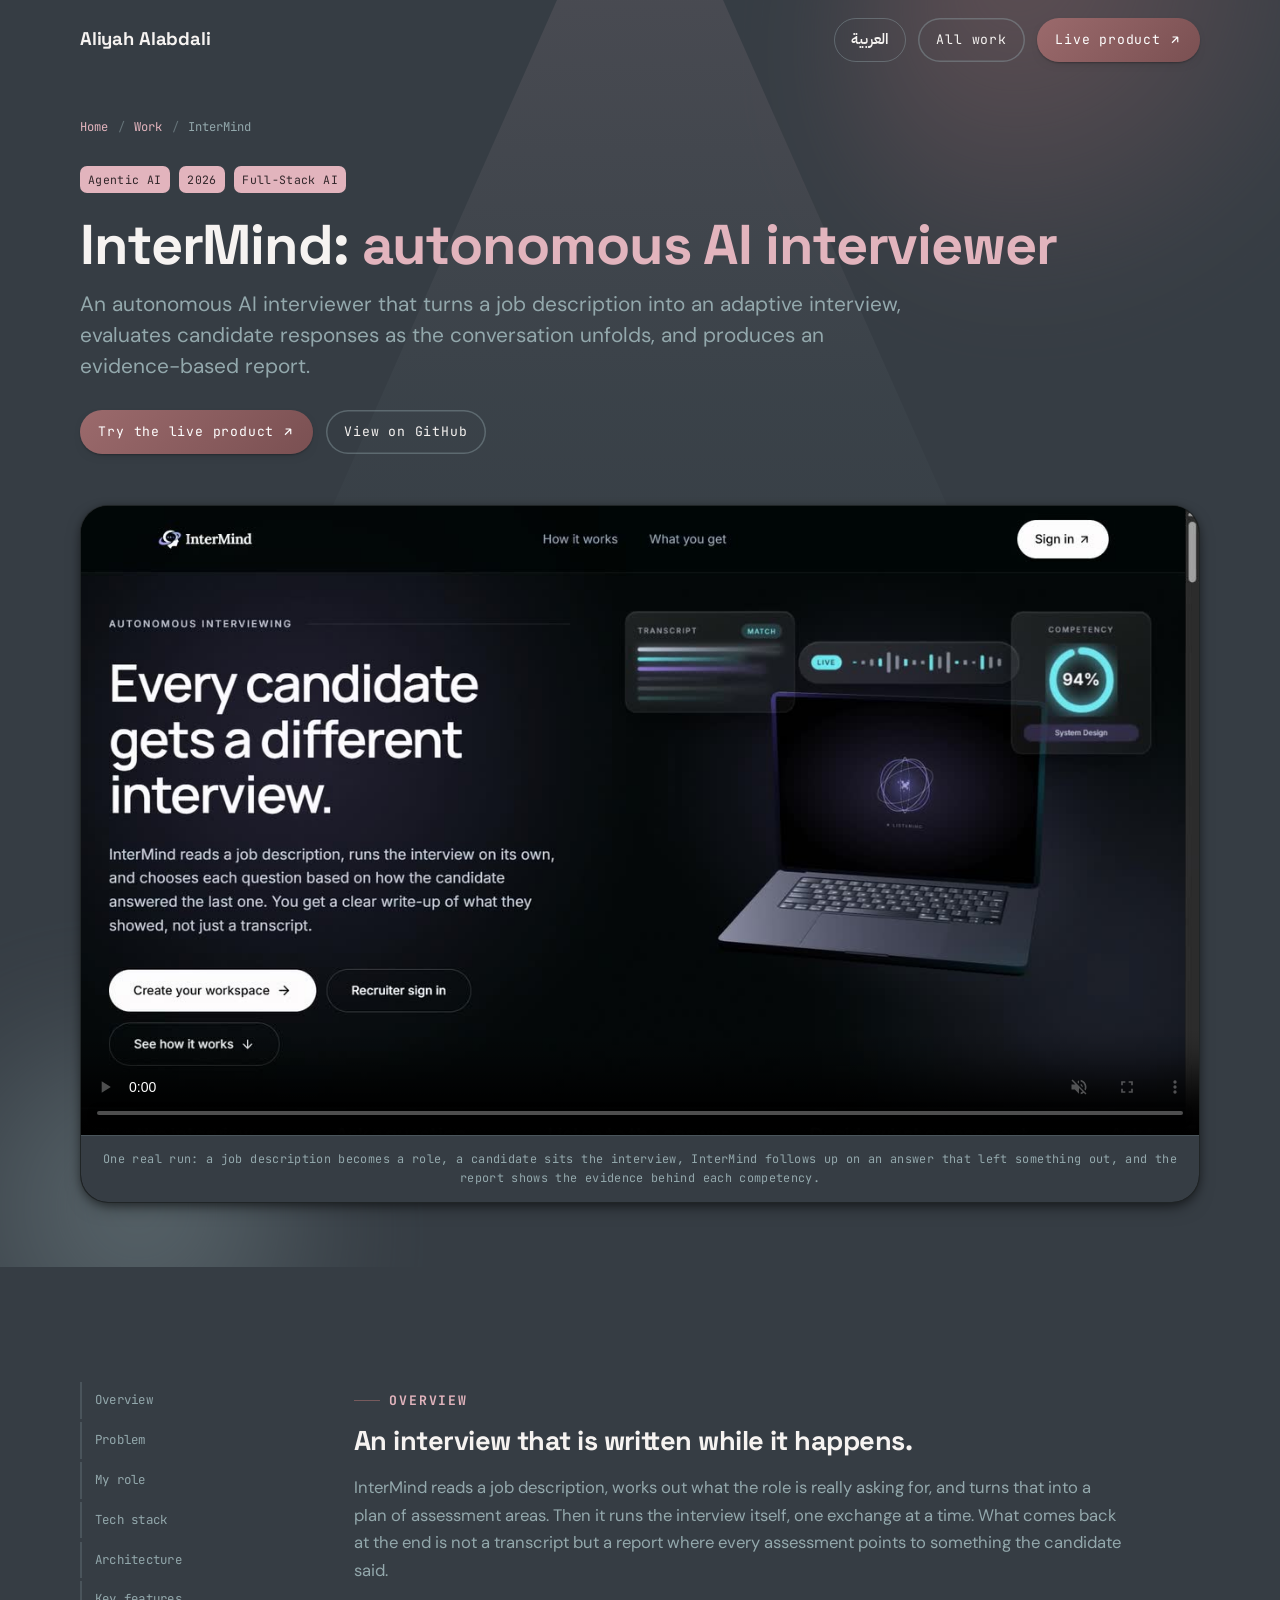
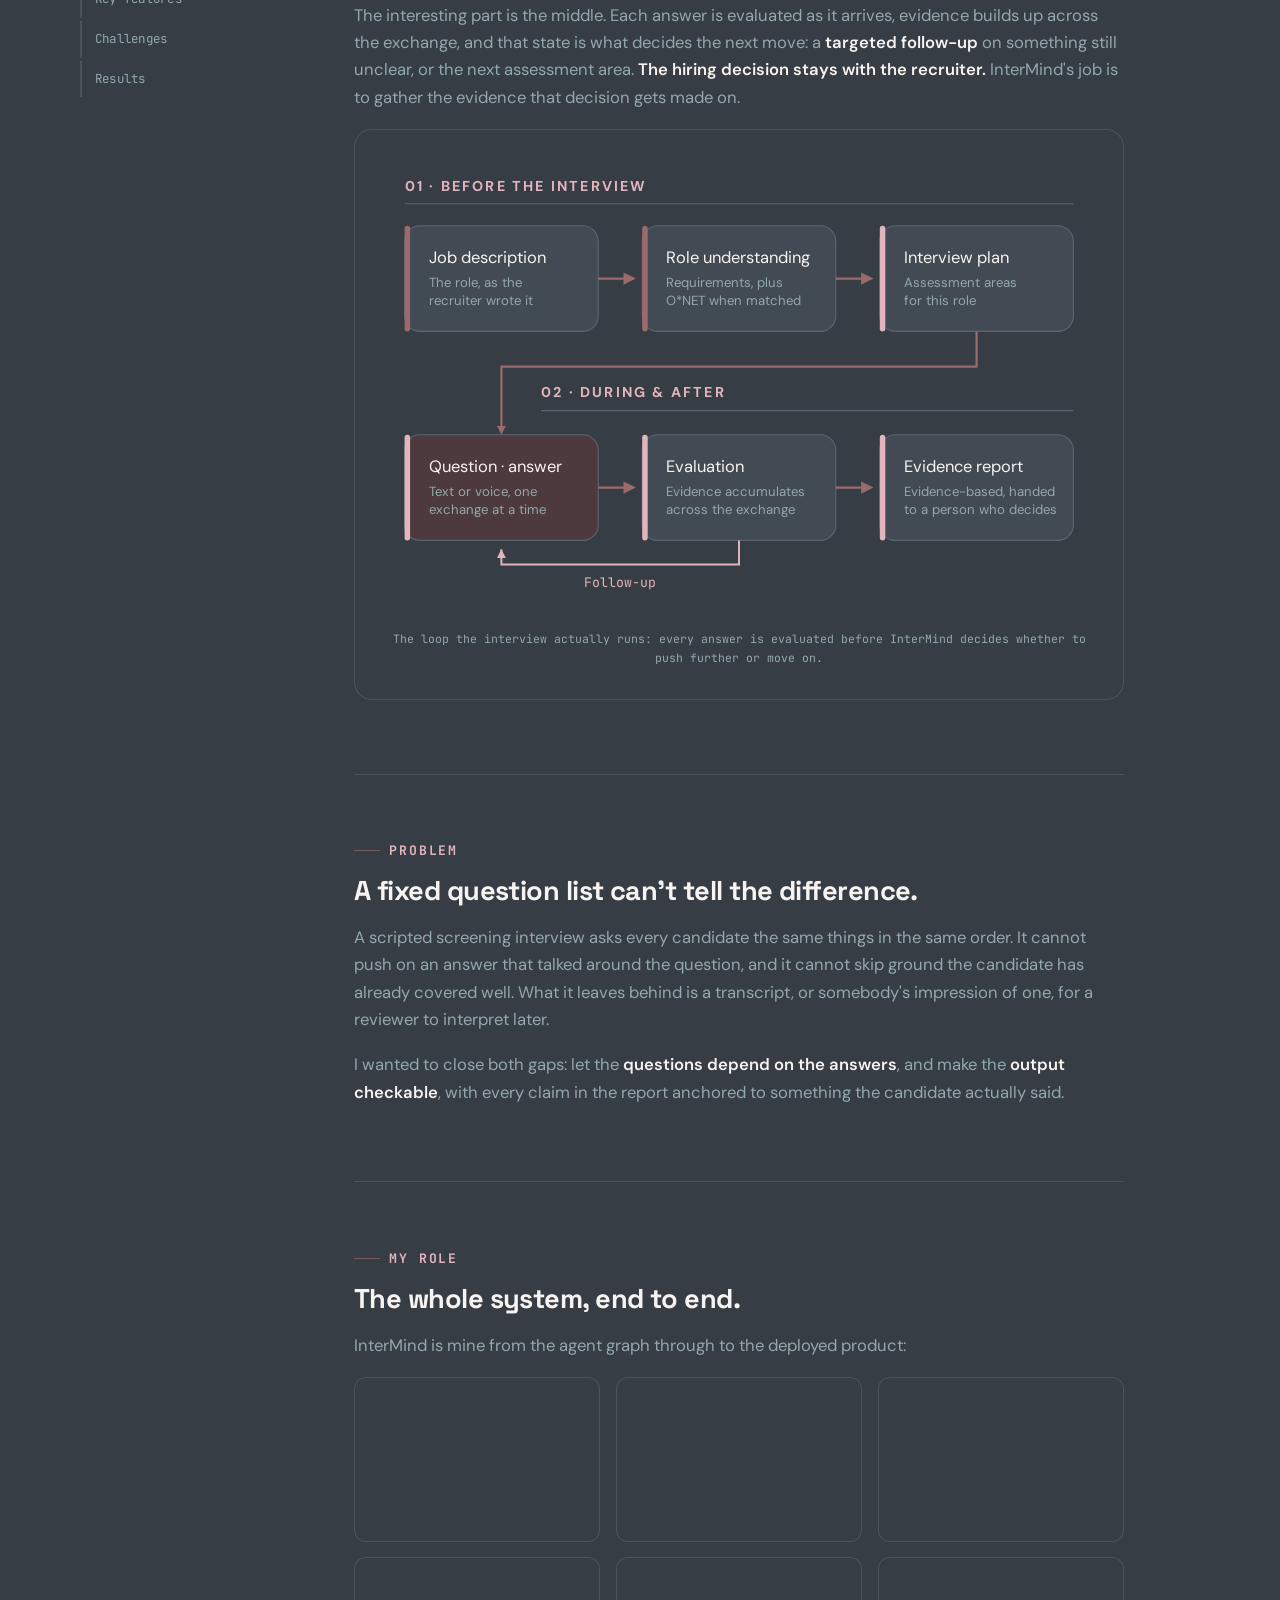
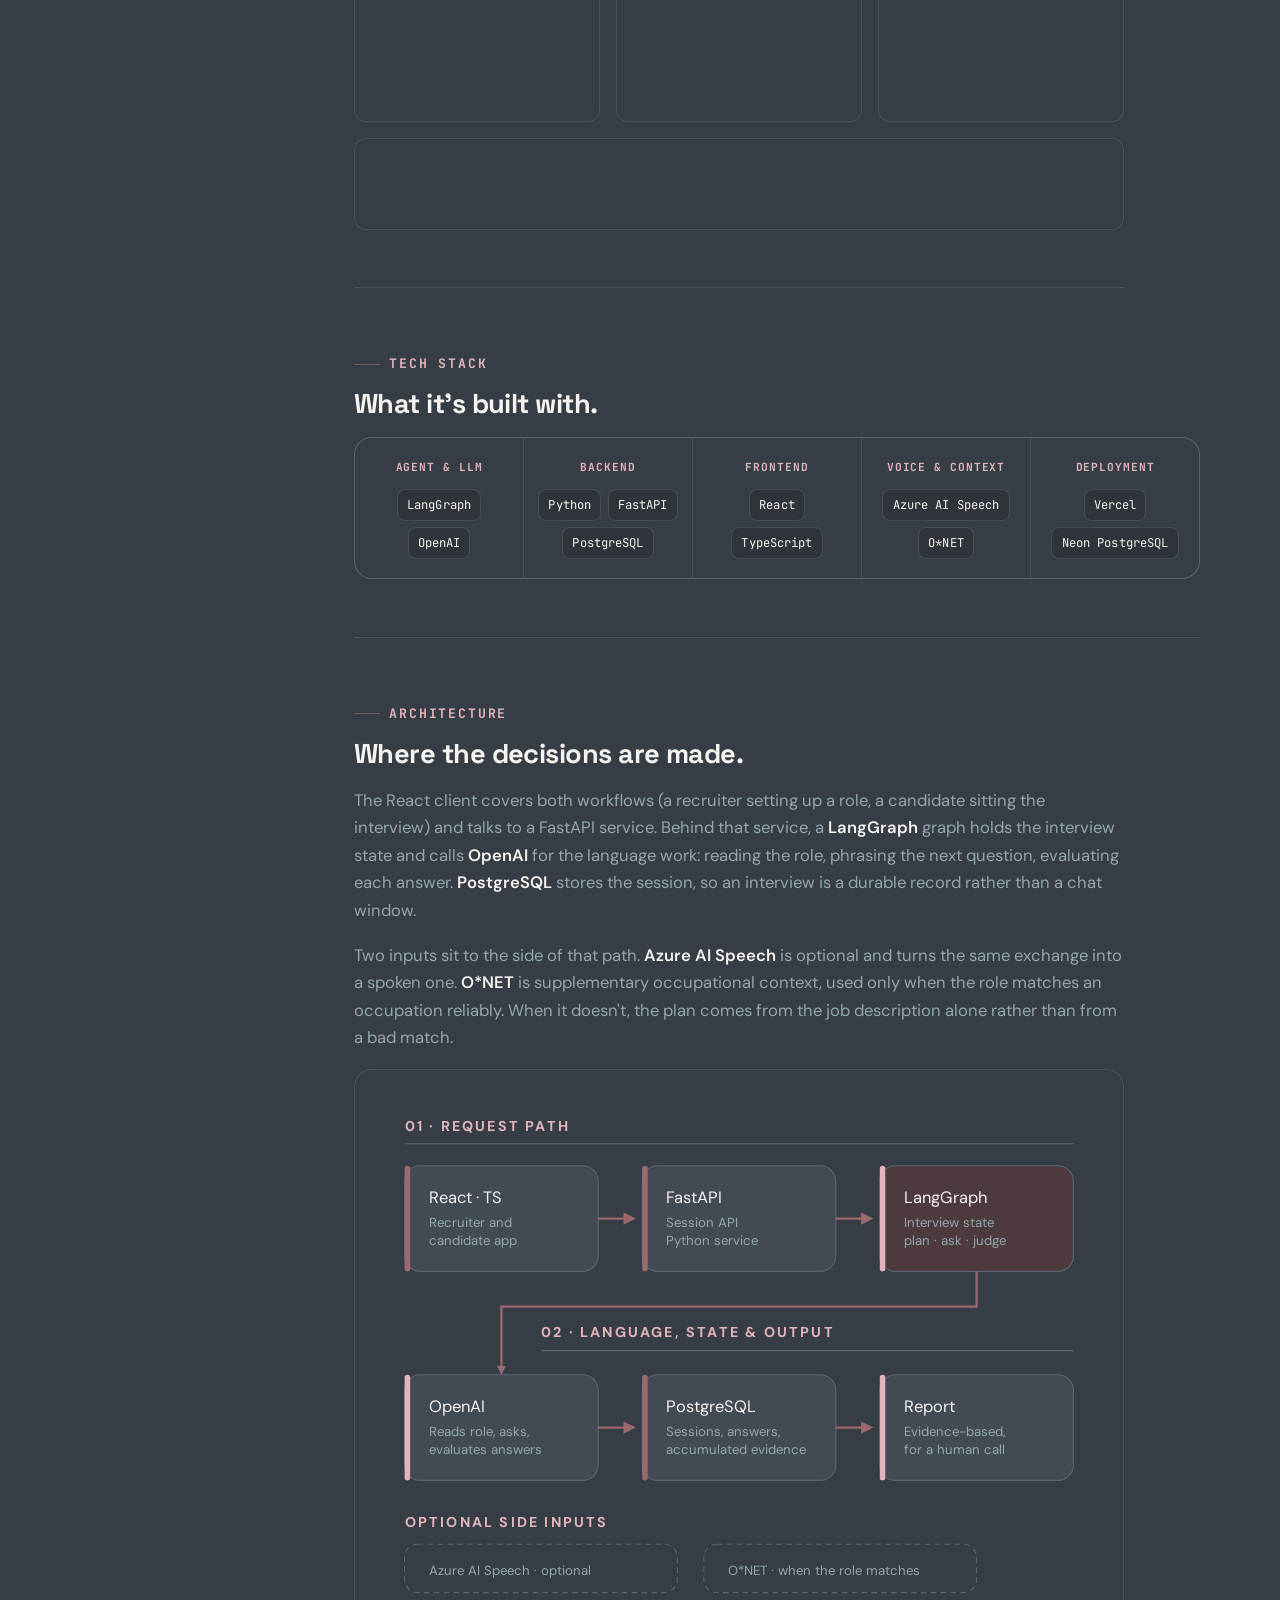
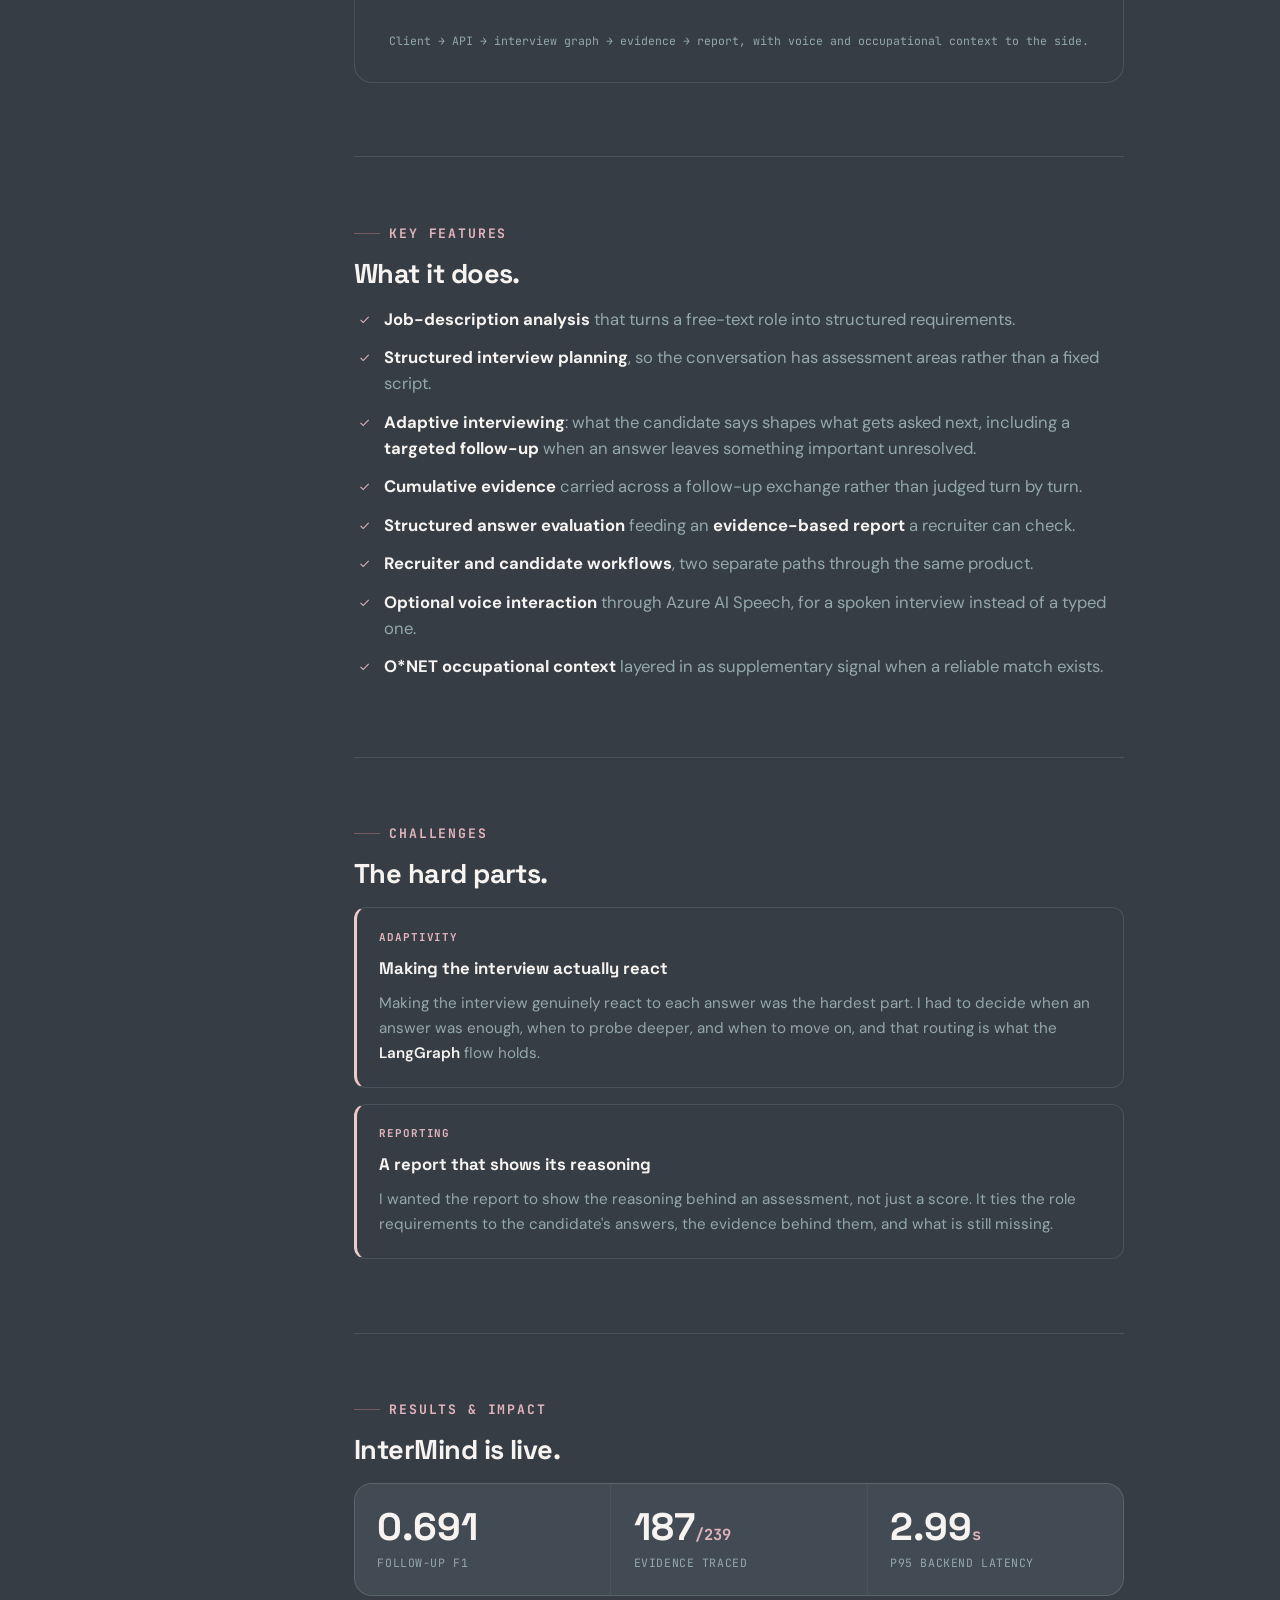
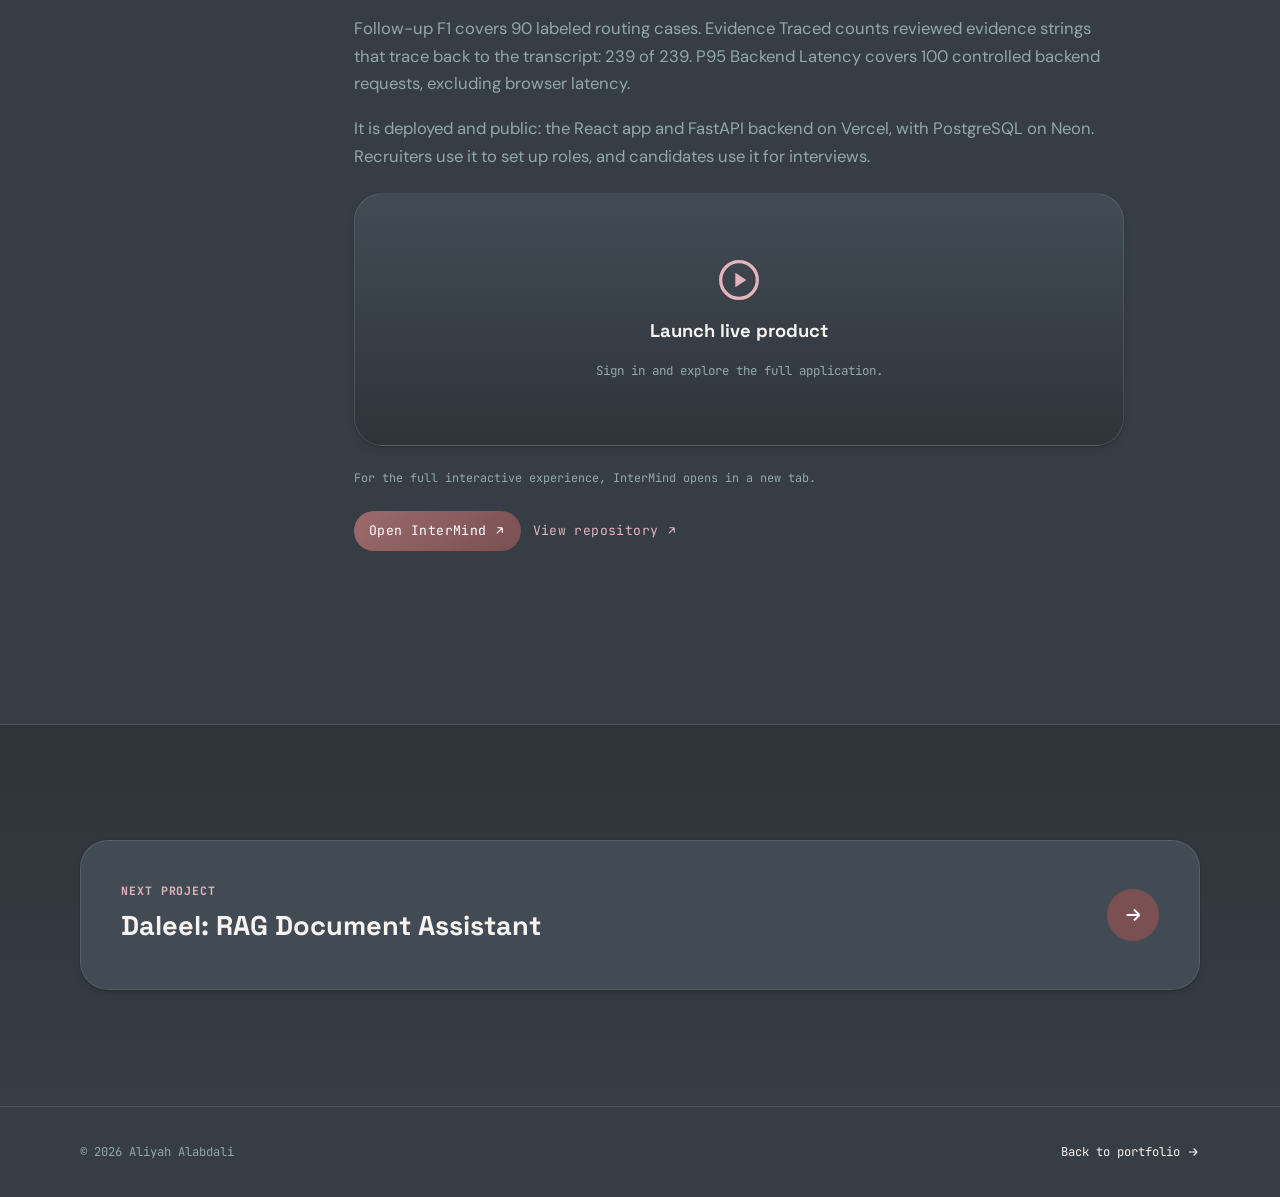
<file: projects/intermind.html>
<!DOCTYPE html>
<html lang="en">
<head>
<meta charset="UTF-8">
<!-- Language: set direction before first paint and hold the page hidden until
     i18n.js has swapped the text in, so Arabic visitors never see English flash. -->
<script>(function(){try{var m=/[?&]lang=(en|ar)/.exec(location.search),l=m?m[1]:localStorage.getItem("lang");if(l==="ar"){var r=document.documentElement;r.lang="ar";r.dir="rtl";r.classList.add("i18n-pending");setTimeout(function(){r.classList.remove("i18n-pending")},3000)}}catch(e){}})();</script>
<meta name="viewport" content="width=device-width, initial-scale=1">
<title>InterMind: Autonomous AI Interviewer · Aliyah Alabdali</title>
<meta name="description" content="InterMind: an autonomous AI interviewer that turns a job description into an adaptive interview, evaluates candidate responses as the conversation unfolds, and produces an evidence-based report. Built with LangGraph, OpenAI, FastAPI, React, and PostgreSQL. Case study by Aliyah Alabdali.">
<meta name="theme-color" content="#363D44">
<link rel="canonical" href="https://aliyahalabdali.github.io/projects/intermind.html">
<meta property="og:type" content="article">
<meta property="og:title" content="InterMind: Autonomous AI Interviewer">
<meta property="og:description" content="A job description becomes an adaptive interview, an evaluation of every answer, and an evidence-based report.">
<meta property="og:image" content="../assets/img/og-cover.png">
<meta name="twitter:card" content="summary_large_image">
<link rel="icon" href="data:image/svg+xml,%3Csvg xmlns='http://www.w3.org/2000/svg' viewBox='0 0 100 100'%3E%3Crect width='100' height='100' rx='26' fill='%239B6A6C'/%3E%3Ctext x='50' y='68' font-family='Georgia,serif' font-size='54' fill='%23fff' text-anchor='middle'%3EA%3C/text%3E%3C/svg%3E">
<link rel="preconnect" href="https://fonts.googleapis.com">
<link rel="preconnect" href="https://fonts.gstatic.com" crossorigin>
<link href="https://fonts.googleapis.com/css2?family=Anton&family=Space+Grotesk:wght@400;500;600;700;800&family=DM+Sans:wght@400;500;600;700;800&family=JetBrains+Mono:wght@400;500;600;700&family=IBM+Plex+Sans+Arabic:wght@400;500;600;700&family=Cairo:wght@600;700;800;900&display=swap" rel="stylesheet">
<link rel="stylesheet" href="../assets/css/styles.css?v=5">
<link rel="stylesheet" href="../assets/css/project.css?v=4">
<script type="application/ld+json">
{"@context":"https://schema.org","@type":"CreativeWork","name":"InterMind: Autonomous AI Interviewer","author":{"@type":"Person","name":"Aliyah Alabdali"},"about":["Agentic AI","Large Language Models","Full-stack engineering"],"keywords":"LangGraph, OpenAI, FastAPI, React, TypeScript, PostgreSQL, Azure AI Speech, O*NET","url":"https://intermind-ai.vercel.app"}
</script>
</head>
<body>
<div class="scroll-progress" aria-hidden="true"></div>
<a class="skip-link" href="#overview">Skip to content</a>

<header class="nav" id="top">
  <div class="wrap nav__inner">
    <a class="brand" href="../index.html" aria-label="Back to Aliyah Alabdali home">
      <span class="brand__name"><span>Aliyah</span><span>Alabdali</span></span>
    </a>
    <div class="nav__cta">
      <button type="button" class="lang-toggle" data-lang-toggle lang="ar">العربية</button>
      <a class="btn btn--ghost" href="../index.html#work">All work</a>
      <a class="btn btn--primary" href="https://intermind-ai.vercel.app" target="_blank" rel="noopener">Live product
        <svg viewBox="0 0 24 24" fill="none" stroke="currentColor" stroke-width="2" aria-hidden="true"><path d="M7 17L17 7m0 0H8m9 0v9"/></svg></a>
    </div>
  </div>
</header>

<main>
<!-- HERO -->
<section class="case-hero">
  <div class="hero__beam" aria-hidden="true"></div>
  <div class="case-hero__orbs" aria-hidden="true">
    <div class="orb orb--1"></div><div class="orb orb--2"></div>
    <div class="spotlight" aria-hidden="true"></div>
  </div>
  <div class="wrap">
    <nav class="crumbs" aria-label="Breadcrumb" data-load data-delay="1">
      <a href="../index.html">Home</a><span>/</span><a href="../index.html#work">Work</a><span>/</span>InterMind
    </nav>
    <div class="case-hero__meta" data-load data-delay="1">
      <span class="badge">Agentic AI</span><span class="badge">2026</span><span class="badge">Full-Stack AI</span>
    </div>
    <h1 class="case-hero__title" data-load data-delay="2" data-split="words">InterMind: <em>autonomous AI interviewer</em></h1>
    <p class="case-hero__lede" data-load data-delay="3">An autonomous AI interviewer that turns a job description into
      an adaptive interview, evaluates candidate responses as the conversation unfolds, and produces an
      evidence-based report.</p>
    <div class="case-hero__cta" data-load data-delay="4">
      <a class="btn btn--primary" href="https://intermind-ai.vercel.app" target="_blank" rel="noopener">Try the live product
        <svg viewBox="0 0 24 24" fill="none" stroke="currentColor" stroke-width="2" aria-hidden="true"><path d="M7 17L17 7m0 0H8m9 0v9"/></svg></a>
      <a class="btn btn--ghost" href="https://github.com/AliyahAlabdali/InterMind" target="_blank" rel="noopener">View on GitHub</a>
    </div>

    <figure class="case-figure" data-load data-delay="4">
      <video controls muted loop playsinline preload="metadata" poster="../assets/media/intermind-poster.jpg">
        <source src="../assets/media/intermind-demo.mp4" type="video/mp4">
        Your browser doesn't support embedded video.
      </video>
      <figcaption>One real run: a job description becomes a role, a candidate sits the interview, InterMind follows up on an answer that left something out, and the report shows the evidence behind each competency.</figcaption>
    </figure>
  </div>
</section>

<!-- BODY -->
<div class="wrap case-body">
  <nav class="case-nav" aria-label="Sections">
    <a href="#overview" class="active">Overview</a>
    <a href="#problem">Problem</a>
    <a href="#role">My role</a>
    <a href="#tech">Tech stack</a>
    <a href="#architecture">Architecture</a>
    <a href="#features">Key features</a>
    <a href="#challenges">Challenges</a>
    <a href="#results">Results</a>
  </nav>

  <div class="case-content case-content--wide-tech">

    <section class="case-block" id="overview" data-reveal>
      <span class="eyebrow">Overview</span>
      <h2>An interview that is written while it happens.</h2>
      <p>InterMind reads a job description, works out what the role is really asking for, and turns that into a
        plan of assessment areas. Then it runs the interview itself, one exchange at a time. What comes back at the
        end is not a transcript but a report where every assessment points to something the candidate said.</p>
      <p>The interesting part is the middle. Each answer is evaluated as it arrives, evidence builds up across the
        exchange, and that state is what decides the next move: a <strong>targeted follow-up</strong> on something
        still unclear, or the next assessment area. <strong>The hiring decision stays with the recruiter.</strong>
        InterMind's job is to gather the evidence that decision gets made on.</p>
      <figure class="diagram">
        <svg viewBox="0 0 640 410" role="img" aria-label="InterMind's interview flow: job description, role understanding and interview plan, then a question and answer exchange, evaluation that either loops back for a targeted follow-up or moves to the next assessment area, and finally an evidence-based report"><text x="16" y="26" font-weight="700" font-size="13" letter-spacing="2" fill="#E2B4BD">01 &middot; BEFORE THE INTERVIEW</text><line x1="16" y1="38" x2="624" y2="38" stroke="#5C6670"/><text x="140" y="214" font-weight="700" font-size="13" letter-spacing="2" fill="#E2B4BD">02 &middot; DURING &amp; AFTER</text><line x1="140" y1="226" x2="624" y2="226" stroke="#5C6670"/><g font-family="DM Sans,sans-serif"><rect x="16" y="58" width="176" height="96" rx="14" fill="#424B54" stroke="#5C6670"/><rect x="16" y="58" width="5" height="96" rx="2.5" fill="#9B6A6C"/><text x="38" y="92" font-size="15" fill="#F6F3F1">Job description</text><text x="38" y="114" font-size="12" fill="#93A8AC">The role, as the</text><text x="38" y="130" font-size="12" fill="#93A8AC">recruiter wrote it</text><rect x="232" y="58" width="176" height="96" rx="14" fill="#424B54" stroke="#5C6670"/><rect x="232" y="58" width="5" height="96" rx="2.5" fill="#9B6A6C"/><text x="254" y="92" font-size="15" fill="#F6F3F1">Role understanding</text><text x="254" y="114" font-size="12" fill="#93A8AC">Requirements, plus</text><text x="254" y="130" font-size="12" fill="#93A8AC">O*NET when matched</text><rect x="448" y="58" width="176" height="96" rx="14" fill="#424B54" stroke="#5C6670"/><rect x="448" y="58" width="5" height="96" rx="2.5" fill="#E2B4BD"/><text x="470" y="92" font-size="15" fill="#F6F3F1">Interview plan</text><text x="470" y="114" font-size="12" fill="#93A8AC">Assessment areas</text><text x="470" y="130" font-size="12" fill="#93A8AC">for this role</text><rect x="16" y="248" width="176" height="96" rx="14" fill="#4C3A3C" stroke="#5C6670"/><rect x="16" y="248" width="5" height="96" rx="2.5" fill="#E2B4BD"/><text x="38" y="282" font-size="15" fill="#F6F3F1">Question &middot; answer</text><text x="38" y="304" font-size="12" fill="#93A8AC">Text or voice, one</text><text x="38" y="320" font-size="12" fill="#93A8AC">exchange at a time</text><rect x="232" y="248" width="176" height="96" rx="14" fill="#424B54" stroke="#5C6670"/><rect x="232" y="248" width="5" height="96" rx="2.5" fill="#E2B4BD"/><text x="254" y="282" font-size="15" fill="#F6F3F1">Evaluation</text><text x="254" y="304" font-size="12" fill="#93A8AC">Evidence accumulates</text><text x="254" y="320" font-size="12" fill="#93A8AC">across the exchange</text><rect x="448" y="248" width="176" height="96" rx="14" fill="#424B54" stroke="#5C6670"/><rect x="448" y="248" width="5" height="96" rx="2.5" fill="#E2B4BD"/><text x="470" y="282" font-size="15" fill="#F6F3F1">Evidence report</text><text x="470" y="304" font-size="12" fill="#93A8AC">Evidence-based, handed</text><text x="470" y="320" font-size="12" fill="#93A8AC">to a person who decides</text></g><g stroke="#9B6A6C" stroke-width="2" fill="#9B6A6C"><line x1="192" y1="106" x2="224" y2="106"/><path d="M224 106l-8 -4v8z"/><line x1="408" y1="106" x2="440" y2="106"/><path d="M440 106l-8 -4v8z"/><line x1="192" y1="296" x2="224" y2="296"/><path d="M224 296l-8 -4v8z"/><line x1="408" y1="296" x2="440" y2="296"/><path d="M440 296l-8 -4v8z"/></g><path d="M536 154 V186 H104 V240" fill="none" stroke="#9B6A6C" stroke-width="2"/><path d="M104 248l-4 -8h8z" fill="#9B6A6C"/><path d="M320 344 V366 H104 V352" fill="none" stroke="#E2B4BD" stroke-width="1.8"/><path d="M104 352l-4 8h8z" fill="#E2B4BD"/><text x="212" y="386" text-anchor="middle" font-family="JetBrains Mono,monospace" font-size="12" fill="#E2B4BD">Follow-up</text></svg>
        <figcaption>The loop the interview actually runs: every answer is evaluated before InterMind decides whether to push further or move on.</figcaption>
      </figure>
    </section>

    <section class="case-block" id="problem" data-reveal>
      <span class="eyebrow">Problem</span>
      <h2>A fixed question list can't tell the difference.</h2>
      <p>A scripted screening interview asks every candidate the same things in the same order. It cannot push on
        an answer that talked around the question, and it cannot skip ground the candidate has already covered well.
        What it leaves behind is a transcript, or somebody's impression of one, for a reviewer to interpret later.</p>
      <p>I wanted to close both gaps: let the <strong>questions depend on the answers</strong>, and make the
        <strong>output checkable</strong>, with every claim in the report anchored to something the candidate
        actually said.</p>
    </section>

    <section class="case-block" id="role" data-reveal>
      <span class="eyebrow">My role</span>
      <h2>The whole system, end to end.</h2>
      <p>InterMind is mine from the agent graph through to the deployed product:</p>
      <div class="role-grid">
        <div class="role-card"><h4>Interview agent</h4><p>Designed and built the LangGraph flow that plans, asks, evaluates, and decides what comes next.</p></div>
        <div class="role-card"><h4>Job-description analysis</h4><p>Turned free-text job descriptions into structured role understanding and an interview plan.</p></div>
        <div class="role-card"><h4>Evaluation &amp; reporting</h4><p>Built the structured answer evaluation and the evidence-based report it produces.</p></div>
        <div class="role-card"><h4>Backend</h4><p>Developed the FastAPI service and the PostgreSQL persistence behind interview sessions.</p></div>
        <div class="role-card"><h4>Frontend</h4><p>Built the React and TypeScript app covering both the recruiter and candidate workflows.</p></div>
        <div class="role-card"><h4>Voice</h4><p>Integrated Azure AI Speech so an interview can be spoken instead of typed.</p></div>
        <div class="role-card"><h4>Deployment</h4><p>Shipped it to production: the React app and FastAPI backend on Vercel, with PostgreSQL on Neon.</p></div>
      </div>
    </section>

    <section class="case-block" id="tech" data-reveal>
      <span class="eyebrow">Tech stack</span>
      <h2>What it's built with.</h2>
      <div class="tech-grid tech-grid--five">
        <div class="tech-col"><h4>Agent &amp; LLM</h4><div class="chips"><span class="chip">LangGraph</span><span class="chip">OpenAI</span></div></div>
        <div class="tech-col"><h4>Backend</h4><div class="chips"><span class="chip">Python</span><span class="chip">FastAPI</span><span class="chip">PostgreSQL</span></div></div>
        <div class="tech-col"><h4>Frontend</h4><div class="chips"><span class="chip">React</span><span class="chip">TypeScript</span></div></div>
        <div class="tech-col"><h4>Voice &amp; context</h4><div class="chips"><span class="chip">Azure AI Speech</span><span class="chip">O*NET</span></div></div>
        <div class="tech-col"><h4>Deployment</h4><div class="chips"><span class="chip">Vercel</span><span class="chip">Neon PostgreSQL</span></div></div>
      </div>
    </section>

    <section class="case-block" id="architecture" data-reveal>
      <span class="eyebrow">Architecture</span>
      <h2>Where the decisions are made.</h2>
      <p>The React client covers both workflows (a recruiter setting up a role, a candidate sitting the interview)
        and talks to a FastAPI service. Behind that service, a <strong>LangGraph</strong> graph holds the interview
        state and calls <strong>OpenAI</strong> for the language work: reading the role, phrasing the next question,
        evaluating each answer. <strong>PostgreSQL</strong> stores the session, so an interview is a durable record
        rather than a chat window.</p>
      <p>Two inputs sit to the side of that path. <strong>Azure AI Speech</strong> is optional and turns the same
        exchange into a spoken one. <strong>O*NET</strong> is supplementary occupational context, used only when the
        role matches an occupation reliably. When it doesn't, the plan comes from the job description alone rather
        than from a bad match.</p>
      <figure class="diagram">
        <svg viewBox="0 0 640 466" role="img" aria-label="InterMind architecture: a React and TypeScript client for recruiter and candidate workflows calls a FastAPI service, which runs a LangGraph interview graph backed by OpenAI and persisted in PostgreSQL, producing an evidence-based report, with Azure AI Speech and O*NET as optional side inputs"><text x="16" y="26" font-weight="700" font-size="13" letter-spacing="2" fill="#E2B4BD">01 &middot; REQUEST PATH</text><line x1="16" y1="38" x2="624" y2="38" stroke="#5C6670"/><text x="140" y="214" font-weight="700" font-size="13" letter-spacing="2" fill="#E2B4BD">02 &middot; LANGUAGE, STATE &amp; OUTPUT</text><line x1="140" y1="226" x2="624" y2="226" stroke="#5C6670"/><g font-family="DM Sans,sans-serif"><rect x="16" y="58" width="176" height="96" rx="14" fill="#424B54" stroke="#5C6670"/><rect x="16" y="58" width="5" height="96" rx="2.5" fill="#9B6A6C"/><text x="38" y="92" font-size="15" fill="#F6F3F1">React &middot; TS</text><text x="38" y="114" font-size="12" fill="#93A8AC">Recruiter and</text><text x="38" y="130" font-size="12" fill="#93A8AC">candidate app</text><rect x="232" y="58" width="176" height="96" rx="14" fill="#424B54" stroke="#5C6670"/><rect x="232" y="58" width="5" height="96" rx="2.5" fill="#9B6A6C"/><text x="254" y="92" font-size="15" fill="#F6F3F1">FastAPI</text><text x="254" y="114" font-size="12" fill="#93A8AC">Session API</text><text x="254" y="130" font-size="12" fill="#93A8AC">Python service</text><rect x="448" y="58" width="176" height="96" rx="14" fill="#4C3A3C" stroke="#5C6670"/><rect x="448" y="58" width="5" height="96" rx="2.5" fill="#E2B4BD"/><text x="470" y="92" font-size="15" fill="#F6F3F1">LangGraph</text><text x="470" y="114" font-size="12" fill="#93A8AC">Interview state</text><text x="470" y="130" font-size="12" fill="#93A8AC">plan &middot; ask &middot; judge</text><rect x="16" y="248" width="176" height="96" rx="14" fill="#424B54" stroke="#5C6670"/><rect x="16" y="248" width="5" height="96" rx="2.5" fill="#E2B4BD"/><text x="38" y="282" font-size="15" fill="#F6F3F1">OpenAI</text><text x="38" y="304" font-size="12" fill="#93A8AC">Reads role, asks,</text><text x="38" y="320" font-size="12" fill="#93A8AC">evaluates answers</text><rect x="232" y="248" width="176" height="96" rx="14" fill="#424B54" stroke="#5C6670"/><rect x="232" y="248" width="5" height="96" rx="2.5" fill="#9B6A6C"/><text x="254" y="282" font-size="15" fill="#F6F3F1">PostgreSQL</text><text x="254" y="304" font-size="12" fill="#93A8AC">Sessions, answers,</text><text x="254" y="320" font-size="12" fill="#93A8AC">accumulated evidence</text><rect x="448" y="248" width="176" height="96" rx="14" fill="#424B54" stroke="#5C6670"/><rect x="448" y="248" width="5" height="96" rx="2.5" fill="#E2B4BD"/><text x="470" y="282" font-size="15" fill="#F6F3F1">Report</text><text x="470" y="304" font-size="12" fill="#93A8AC">Evidence-based,</text><text x="470" y="320" font-size="12" fill="#93A8AC">for a human call</text></g><g stroke="#9B6A6C" stroke-width="2" fill="#9B6A6C"><line x1="192" y1="106" x2="224" y2="106"/><path d="M224 106l-8 -4v8z"/><line x1="408" y1="106" x2="440" y2="106"/><path d="M440 106l-8 -4v8z"/><line x1="192" y1="296" x2="224" y2="296"/><path d="M224 296l-8 -4v8z"/><line x1="408" y1="296" x2="440" y2="296"/><path d="M440 296l-8 -4v8z"/></g><path d="M536 154 V186 H104 V240" fill="none" stroke="#9B6A6C" stroke-width="2"/><path d="M104 248l-4 -8h8z" fill="#9B6A6C"/><g font-family="DM Sans,sans-serif"><text x="16" y="386" font-weight="700" font-size="13" letter-spacing="2" fill="#E2B4BD">OPTIONAL SIDE INPUTS</text><rect x="16" y="402" width="248" height="44" rx="12" fill="#363D44" stroke="#5C6670" stroke-dasharray="5 4"/><text x="38" y="430" font-size="12" fill="#93A8AC">Azure AI Speech &middot; optional</text><rect x="288" y="402" width="248" height="44" rx="12" fill="#363D44" stroke="#5C6670" stroke-dasharray="5 4"/><text x="310" y="430" font-size="12" fill="#93A8AC">O*NET &middot; when the role matches</text></g></svg>
        <figcaption>Client → API → interview graph → evidence → report, with voice and occupational context to the side.</figcaption>
      </figure>
    </section>

    <section class="case-block" id="features" data-reveal>
      <span class="eyebrow">Key features</span>
      <h2>What it does.</h2>
      <ul class="ticks">
        <li><strong>Job-description analysis</strong> that turns a free-text role into structured requirements.</li>
        <li><strong>Structured interview planning</strong>, so the conversation has assessment areas rather than a fixed script.</li>
        <li><strong>Adaptive interviewing</strong>: what the candidate says shapes what gets asked next, including a
          <strong>targeted follow-up</strong> when an answer leaves something important unresolved.</li>
        <li><strong>Cumulative evidence</strong> carried across a follow-up exchange rather than judged turn by turn.</li>
        <li><strong>Structured answer evaluation</strong> feeding an <strong>evidence-based report</strong> a recruiter can check.</li>
        <li><strong>Recruiter and candidate workflows</strong>, two separate paths through the same product.</li>
        <li><strong>Optional voice interaction</strong> through Azure AI Speech, for a spoken interview instead of a typed one.</li>
        <li><strong>O*NET occupational context</strong> layered in as supplementary signal when a reliable match exists.</li>
      </ul>
    </section>

    <section class="case-block" id="challenges" data-reveal>
      <span class="eyebrow">Challenges</span>
      <h2>The hard parts.</h2>
      <div class="challenge">
        <span class="tag">Adaptivity</span>
        <h4>Making the interview actually react</h4>
        <p>Making the interview genuinely react to each answer was the hardest part. I had to decide when an answer
        was enough, when to probe deeper, and when to move on, and that routing is what the
        <strong>LangGraph</strong> flow holds.</p>
      </div>
      <div class="challenge">
        <span class="tag">Reporting</span>
        <h4>A report that shows its reasoning</h4>
        <p>I wanted the report to show the reasoning behind an assessment, not just a score. It ties the role
        requirements to the candidate's answers, the evidence behind them, and what is still missing.</p>
      </div>
    </section>

    <!-- The embedded product used to sit directly under the overview, which asked the
         reader to stop reading and go play two paragraphs in, and then said the same
         thing again down here. It now appears once, at the end, where "try it" is the
         natural next move rather than an interruption. -->
    <section class="case-block" id="results" data-reveal>
      <span class="eyebrow">Results &amp; impact</span>
      <h2>InterMind is live.</h2>
      <div class="metrics">
        <div class="metric"><div class="num"><span data-count="0.885" data-dec="3">0.885</span></div><div class="lbl">Follow-up F1</div></div>
        <div class="metric"><div class="num"><span data-count="239" data-dec="0">239</span><small>/239</small></div><div class="lbl">Evidence Traced</div></div>
        <div class="metric"><div class="num"><span data-count="3.83" data-dec="2">3.83</span><small>s</small></div><div class="lbl">P95 Backend Latency</div></div>
      </div>
      <p>Follow-up F1 covers 90 labeled routing cases. Evidence Traced counts reviewed evidence strings that
        trace back to the transcript: 239 of 239. P95 Backend Latency covers 100 controlled backend requests, excluding browser latency.</p>
      <p>It is deployed and public: the React app and FastAPI backend on Vercel, with PostgreSQL on Neon. Recruiters use it
        to set up roles, and candidates use it for interviews.</p>
      <a class="live-embed live-embed__launch" href="https://intermind-ai.vercel.app/" target="_blank" rel="noopener noreferrer" aria-label="Launch InterMind in a new tab">
          <svg viewBox="0 0 24 24" fill="none" stroke="currentColor" stroke-width="1.8" aria-hidden="true"><circle cx="12" cy="12" r="10"/><path d="M10 8l6 4-6 4V8z" fill="currentColor" stroke="none"/></svg>
          <strong>Launch live product</strong>
          <span>Sign in and explore the full application.</span>
      </a>
      <p class="live-embed__note">For the full interactive experience, InterMind opens in a new tab.</p>
      <div class="prow__links" style="margin-top:1.4rem">
        <a class="link-arrow solid" href="https://intermind-ai.vercel.app/" target="_blank" rel="noopener" aria-label="Open InterMind in a new tab">Open InterMind
          <svg viewBox="0 0 24 24" fill="none" stroke="currentColor" stroke-width="2" aria-hidden="true"><path d="M7 17L17 7m0 0H8m9 0v9"/></svg></a>
        <a class="link-arrow" href="https://github.com/AliyahAlabdali/InterMind" target="_blank" rel="noopener">View repository
          <svg viewBox="0 0 24 24" fill="none" stroke="currentColor" stroke-width="2" aria-hidden="true"><path d="M7 17L17 7m0 0H8m9 0v9"/></svg></a>
      </div>
    </section>

  </div>
</div>

<!-- NEXT -->
<section class="section next-proj">
  <div class="wrap">
    <a href="daleel.html" data-reveal>
      <div>
        <div class="t">Next project</div>
        <div class="n">Daleel: RAG Document Assistant</div>
      </div>
      <span class="go"><svg viewBox="0 0 24 24" fill="none" stroke="currentColor" stroke-width="2" width="22" height="22" aria-hidden="true"><path d="M5 12h14m0 0l-6-6m6 6l-6 6"/></svg></span>
    </a>
  </div>
</section>
</main>

<footer class="footer">
  <div class="wrap footer__inner">
    <span>© <span data-year>2026</span> Aliyah Alabdali</span>
    <a class="to-top" href="../index.html">Back to portfolio
      <svg viewBox="0 0 24 24" fill="none" stroke="currentColor" stroke-width="2" width="14" height="14" aria-hidden="true"><path d="M5 12h14m0 0l-6-6m6 6l-6 6"/></svg></a>
  </div>
</footer>

<script src="../assets/js/i18n-ar.js?v=3" defer></script>
<script src="../assets/js/i18n.js?v=1" defer></script>
<script src="../assets/js/main.js?v=5" defer></script>
</body>
</html>
</file>
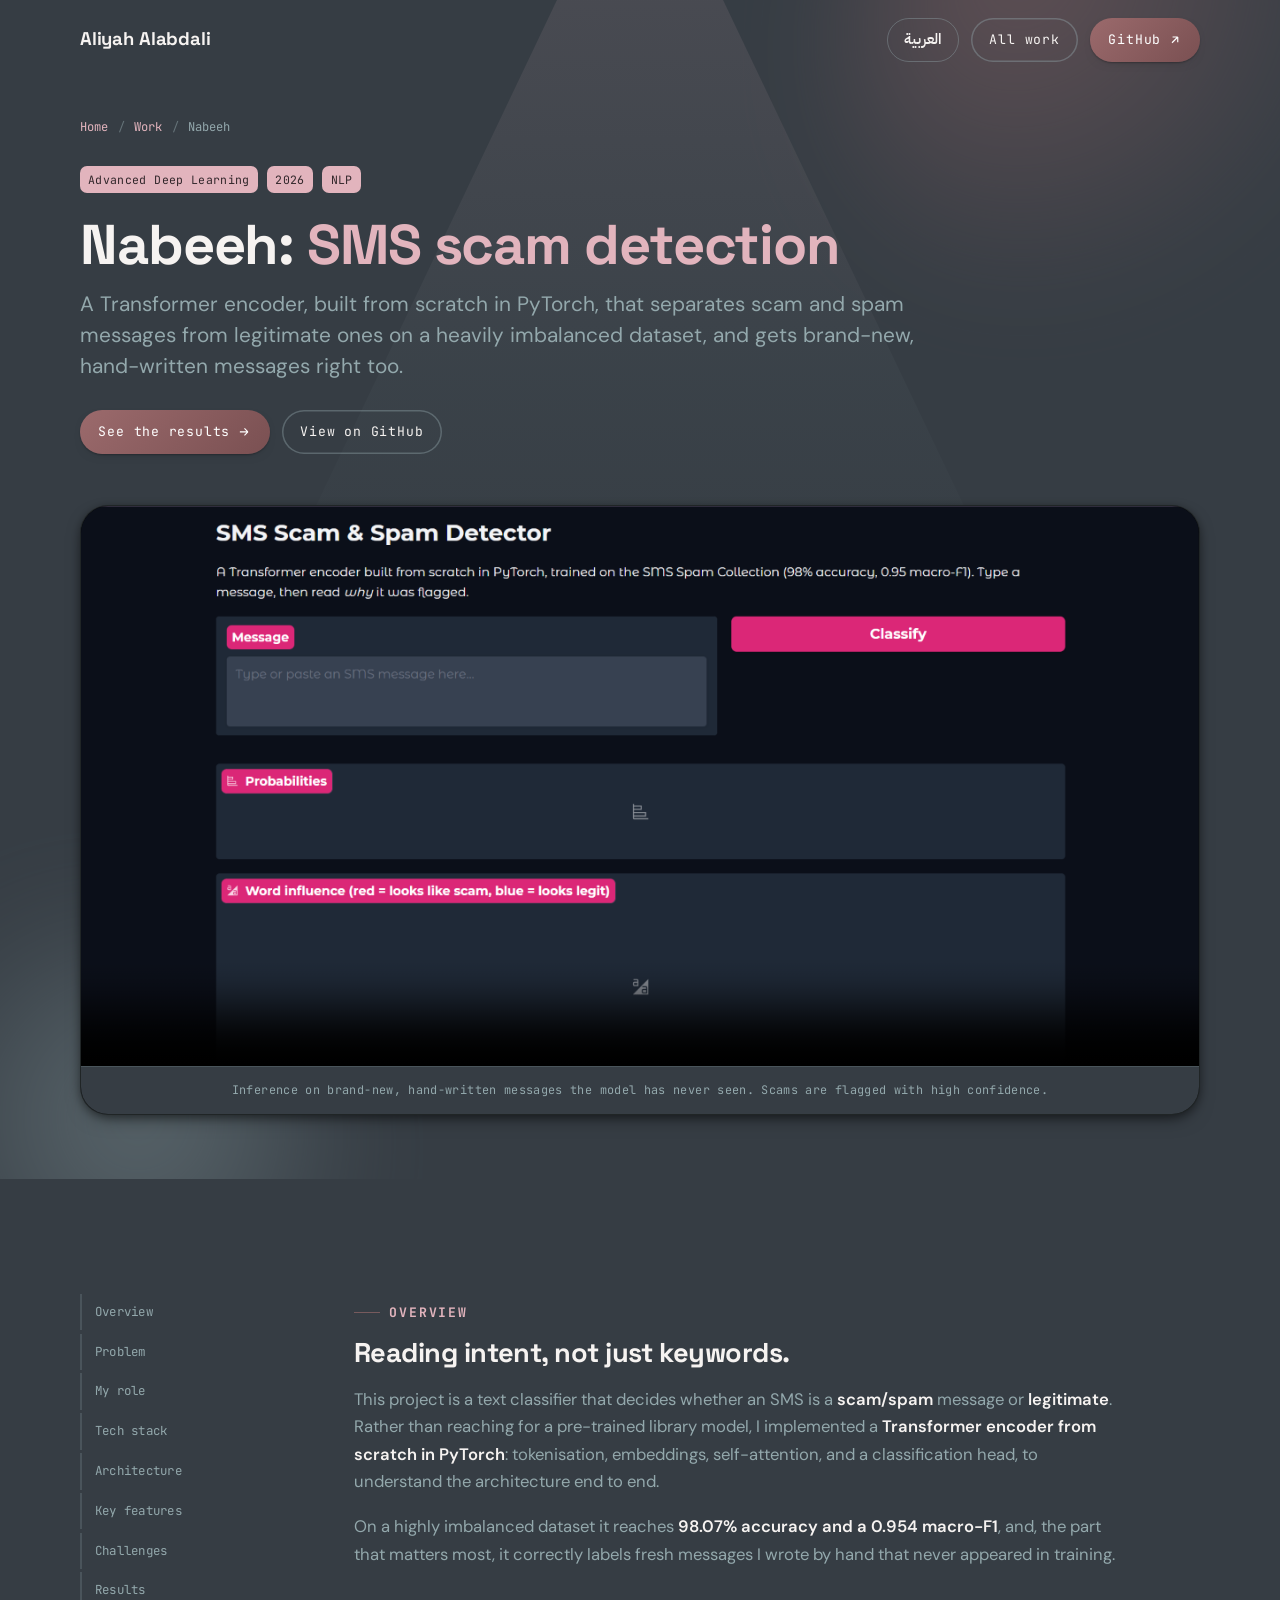
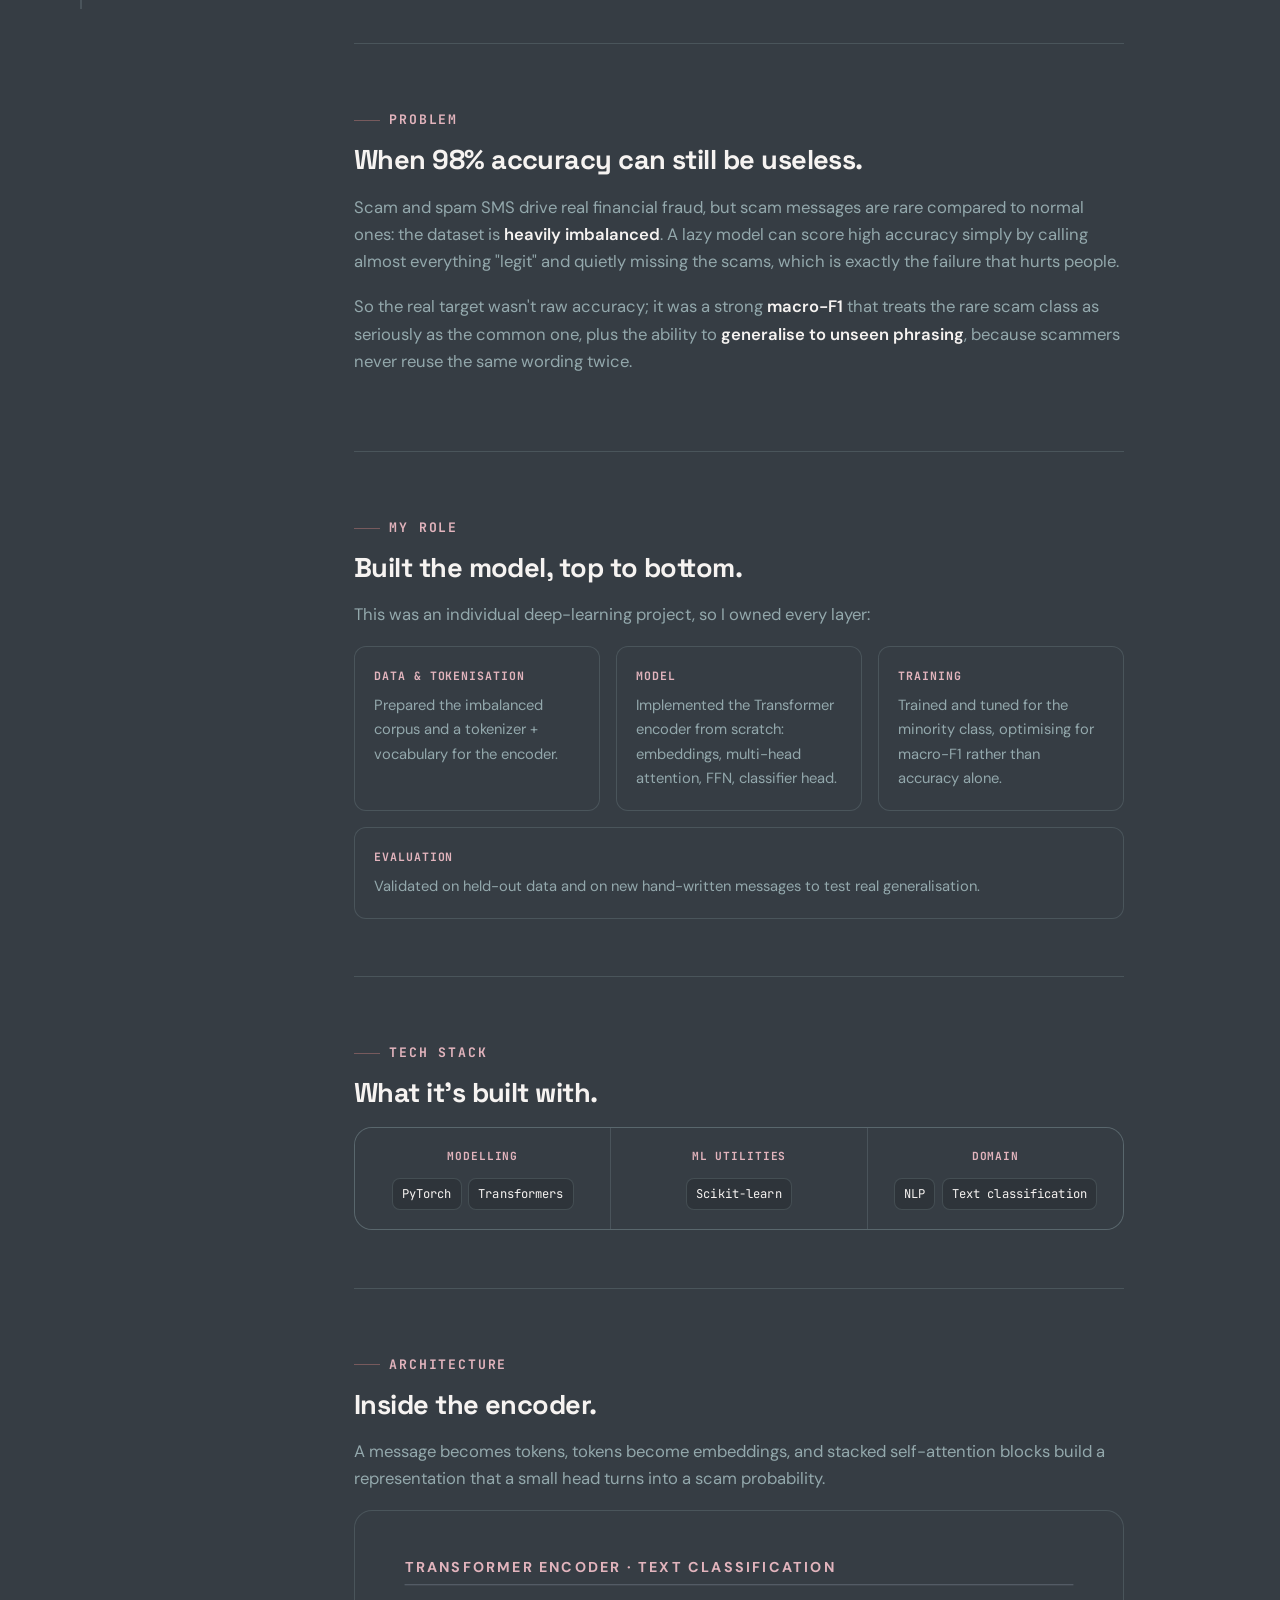
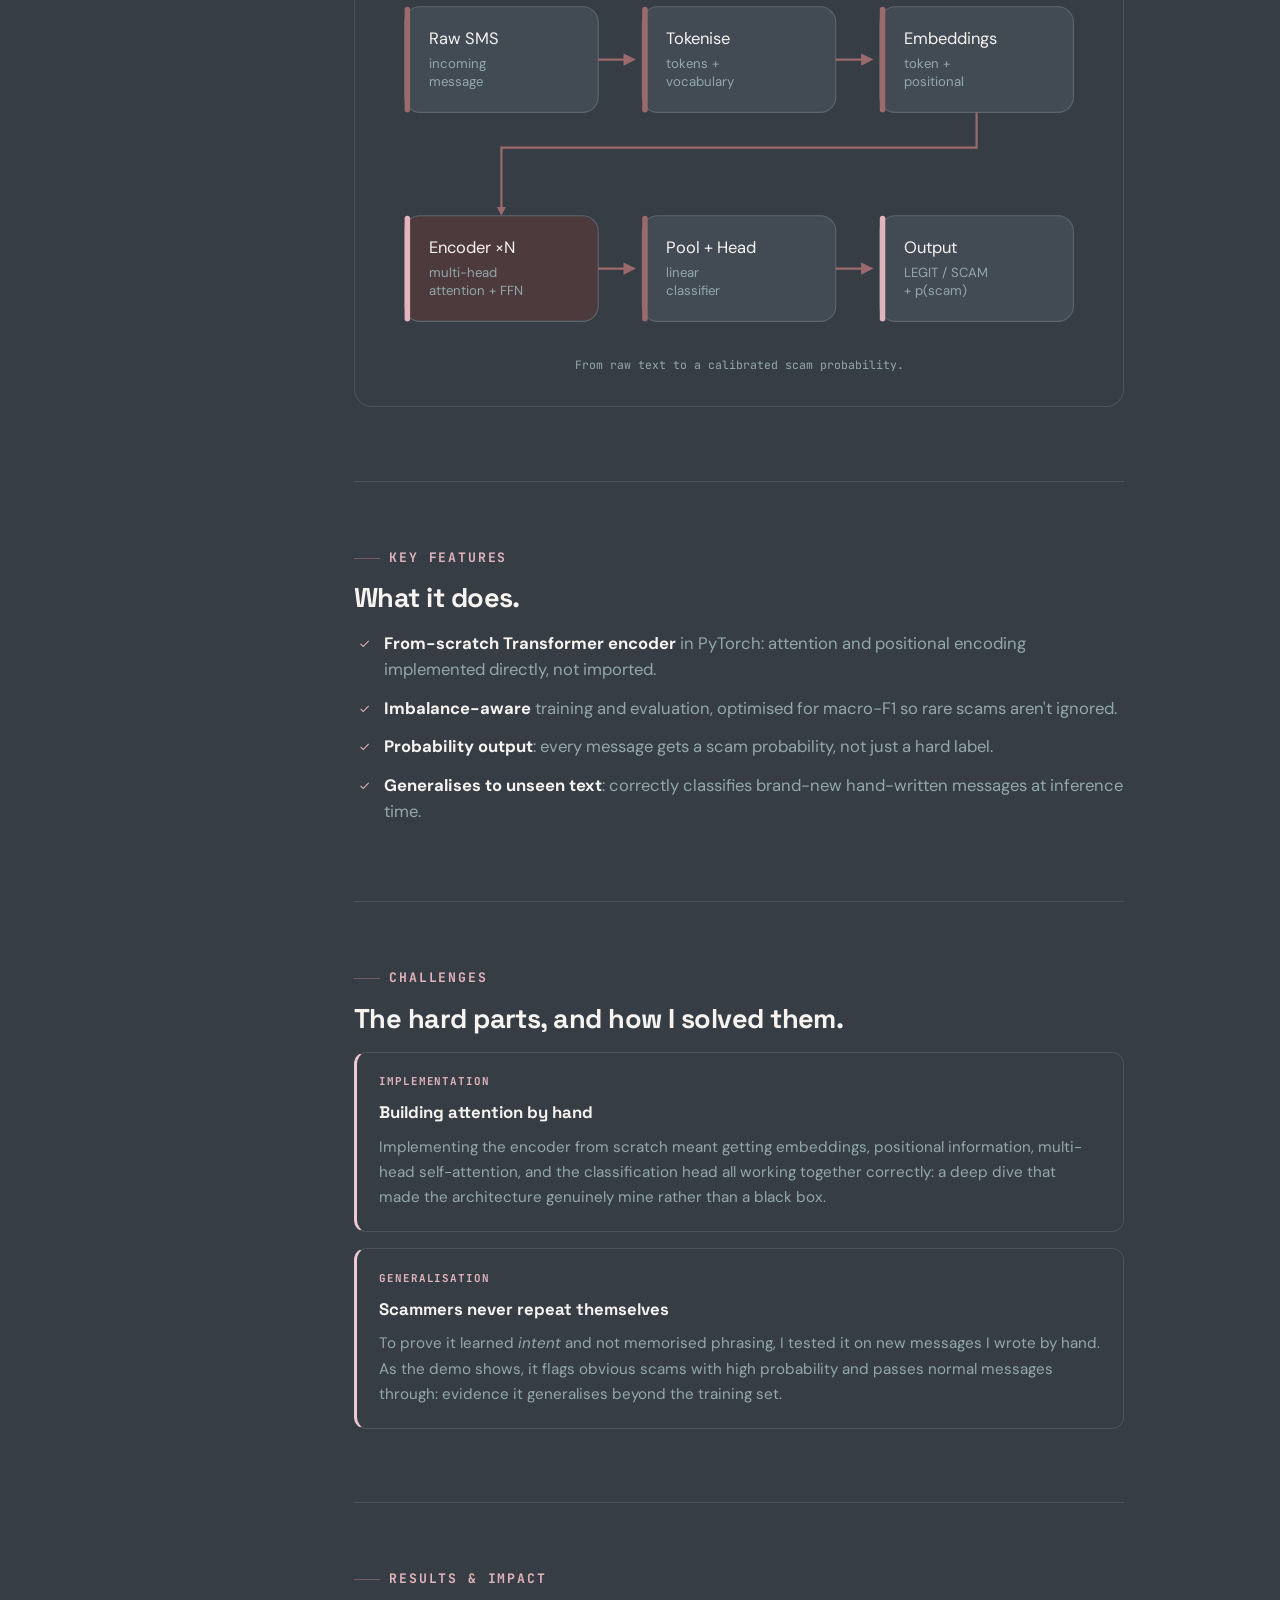
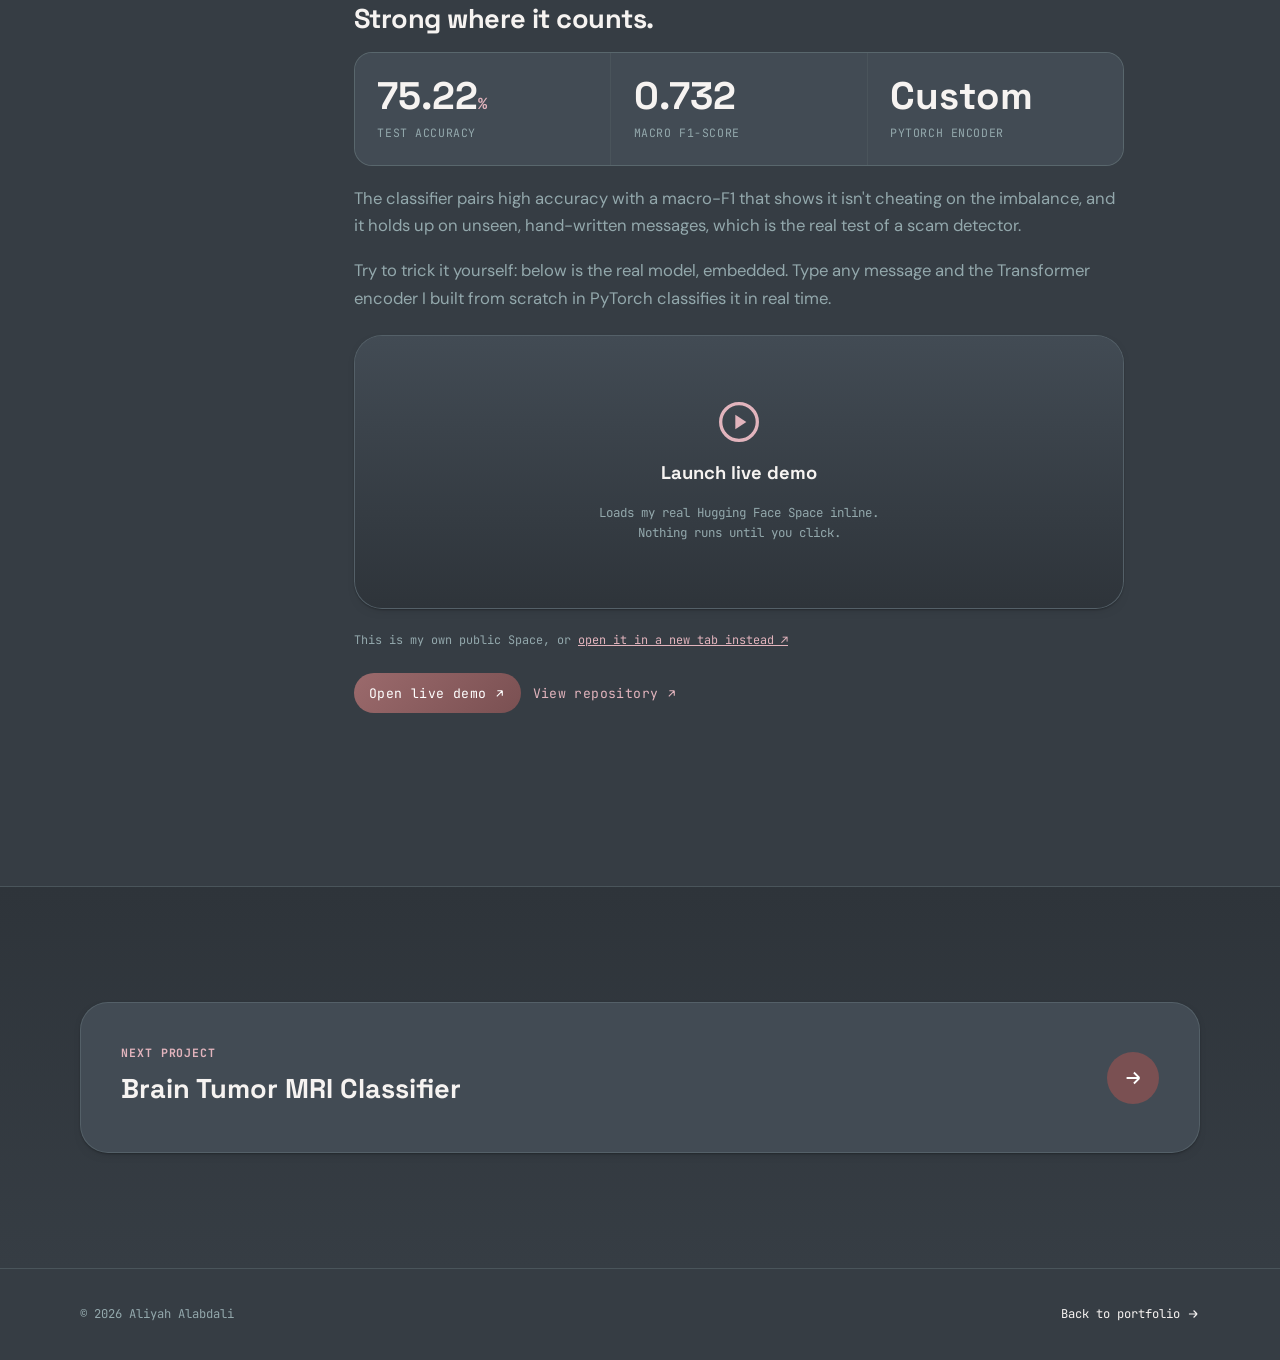
<file: projects/sms-scam-detection.html>
<!DOCTYPE html>
<html lang="en">
<head>
<meta charset="UTF-8">
<!-- Language: set direction before first paint and hold the page hidden until
     i18n.js has swapped the text in, so Arabic visitors never see English flash. -->
<script>(function(){try{var m=/[?&]lang=(en|ar)/.exec(location.search),l=m?m[1]:localStorage.getItem("lang");if(l==="ar"){var r=document.documentElement;r.lang="ar";r.dir="rtl";r.classList.add("i18n-pending");setTimeout(function(){r.classList.remove("i18n-pending")},3000)}}catch(e){}})();</script>
<meta name="viewport" content="width=device-width, initial-scale=1">
<title>Nabeeh: SMS Scam Detection · Transformer NLP · Aliyah Alabdali</title>
<meta name="description" content="A Transformer encoder built from scratch in PyTorch that classifies SMS as scam/spam or legitimate at 98.07% accuracy and 0.954 macro-F1 on a heavily imbalanced dataset. Case study by Aliyah Alabdali.">
<meta name="theme-color" content="#363D44">
<link rel="canonical" href="https://aliyahalabdali.github.io/projects/sms-scam-detection.html">
<meta property="og:type" content="article">
<meta property="og:title" content="Nabeeh: SMS Scam Detection · Transformer NLP">
<meta property="og:description" content="A from-scratch Transformer encoder in PyTorch. 98.07% accuracy, 0.954 macro-F1 on imbalanced data.">
<meta property="og:image" content="../assets/media/sms-inference.png">
<meta name="twitter:card" content="summary_large_image">
<link rel="icon" href="data:image/svg+xml,%3Csvg xmlns='http://www.w3.org/2000/svg' viewBox='0 0 100 100'%3E%3Crect width='100' height='100' rx='26' fill='%239B6A6C'/%3E%3Ctext x='50' y='68' font-family='Georgia,serif' font-size='54' fill='%23fff' text-anchor='middle'%3EA%3C/text%3E%3C/svg%3E">
<link rel="preconnect" href="https://fonts.googleapis.com">
<link rel="preconnect" href="https://fonts.gstatic.com" crossorigin>
<link href="https://fonts.googleapis.com/css2?family=Anton&family=Space+Grotesk:wght@400;500;600;700;800&family=DM+Sans:wght@400;500;600;700;800&family=JetBrains+Mono:wght@400;500;600;700&family=IBM+Plex+Sans+Arabic:wght@400;500;600;700&family=Cairo:wght@600;700;800;900&display=swap" rel="stylesheet">
<link rel="stylesheet" href="../assets/css/styles.css?v=5">
<link rel="stylesheet" href="../assets/css/project.css?v=4">
<script type="application/ld+json">
{"@context":"https://schema.org","@type":"CreativeWork","name":"Nabeeh: SMS Scam Detection","author":{"@type":"Person","name":"Aliyah Alabdali"},"about":["Natural Language Processing","Transformers","Text classification"],"keywords":"Transformer, PyTorch, NLP, macro-F1, imbalanced data"}
</script>
</head>
<body>
<div class="scroll-progress" aria-hidden="true"></div>
<a class="skip-link" href="#overview">Skip to content</a>

<header class="nav" id="top">
  <div class="wrap nav__inner">
    <a class="brand" href="../index.html" aria-label="Back to Aliyah Alabdali home">
      <span class="brand__name"><span>Aliyah</span><span>Alabdali</span></span>
    </a>
    <div class="nav__cta">
      <button type="button" class="lang-toggle" data-lang-toggle lang="ar">العربية</button>
      <a class="btn btn--ghost" href="../index.html#work">All work</a>
      <a class="btn btn--primary" href="https://github.com/AliyahAlabdali/Nabeeh" target="_blank" rel="noopener">GitHub
        <svg viewBox="0 0 24 24" fill="none" stroke="currentColor" stroke-width="2" aria-hidden="true"><path d="M7 17L17 7m0 0H8m9 0v9"/></svg></a>
    </div>
  </div>
</header>

<main>
<section class="case-hero">
  <div class="hero__beam" aria-hidden="true"></div>
  <div class="case-hero__orbs" aria-hidden="true"><div class="orb orb--1"></div><div class="orb orb--2"></div><div class="spotlight" aria-hidden="true"></div></div>
  <div class="wrap">
    <nav class="crumbs" aria-label="Breadcrumb" data-load data-delay="1">
      <a href="../index.html">Home</a><span>/</span><a href="../index.html#work">Work</a><span>/</span>Nabeeh
    </nav>
    <div class="case-hero__meta" data-load data-delay="1">
      <span class="badge">Advanced Deep Learning</span><span class="badge">2026</span><span class="badge">NLP</span>
    </div>
    <h1 class="case-hero__title" data-load data-delay="2" data-split="words">Nabeeh: <em>SMS scam detection</em></h1>
    <p class="case-hero__lede" data-load data-delay="3">A Transformer encoder, built from scratch in PyTorch, that separates
      scam and spam messages from legitimate ones on a heavily imbalanced dataset, and gets brand-new, hand-written
      messages right too.</p>
    <div class="case-hero__cta" data-load data-delay="4">
      <a class="btn btn--primary" href="#results">See the results
        <svg viewBox="0 0 24 24" fill="none" stroke="currentColor" stroke-width="2" aria-hidden="true"><path d="M5 12h14m0 0l-6-6m6 6l-6 6"/></svg></a>
      <a class="btn btn--ghost" href="https://github.com/AliyahAlabdali/Nabeeh" target="_blank" rel="noopener">View on GitHub</a>
    </div>
    <figure class="case-figure" data-load data-delay="4">
      <video controls muted loop playsinline preload="metadata" poster="../assets/media/scam-detector-demo.jpg">
        <source src="../assets/media/scam-detector-demo.mp4" type="video/mp4">
        Your browser doesn't support embedded video.
      </video>
      <figcaption>Inference on brand-new, hand-written messages the model has never seen. Scams are flagged with high confidence.</figcaption>
    </figure>
  </div>
</section>

<div class="wrap case-body">
  <nav class="case-nav" aria-label="Sections">
    <a href="#overview" class="active">Overview</a>
    <a href="#problem">Problem</a>
    <a href="#role">My role</a>
    <a href="#tech">Tech stack</a>
    <a href="#architecture">Architecture</a>
    <a href="#features">Key features</a>
    <a href="#challenges">Challenges</a>
    <a href="#results">Results</a>
  </nav>

  <div class="case-content">
    <section class="case-block" id="overview" data-reveal>
      <span class="eyebrow">Overview</span>
      <h2>Reading intent, not just keywords.</h2>
      <p>This project is a text classifier that decides whether an SMS is a <strong>scam/spam</strong> message or
        <strong>legitimate</strong>. Rather than reaching for a pre-trained library model, I implemented a
        <strong>Transformer encoder from scratch in PyTorch</strong>: tokenisation, embeddings, self-attention,
        and a classification head, to understand the architecture end to end.</p>
      <p>On a highly imbalanced dataset it reaches <strong>98.07% accuracy and a 0.954 macro-F1</strong>, and, the part
        that matters most, it correctly labels fresh messages I wrote by hand that never appeared in training.</p>
    </section>

    <section class="case-block" id="problem" data-reveal>
      <span class="eyebrow">Problem</span>
      <h2>When 98% accuracy can still be useless.</h2>
      <p>Scam and spam SMS drive real financial fraud, but scam messages are rare compared to normal ones: the
        dataset is <strong>heavily imbalanced</strong>. A lazy model can score high accuracy simply by calling
        almost everything "legit" and quietly missing the scams, which is exactly the failure that hurts people.</p>
      <p>So the real target wasn't raw accuracy; it was a strong <strong>macro-F1</strong> that treats the rare
        scam class as seriously as the common one, plus the ability to <strong>generalise to unseen phrasing</strong>,
        because scammers never reuse the same wording twice.</p>
    </section>

    <section class="case-block" id="role" data-reveal>
      <span class="eyebrow">My role</span>
      <h2>Built the model, top to bottom.</h2>
      <p>This was an individual deep-learning project, so I owned every layer:</p>
      <div class="role-grid">
        <div class="role-card"><h4>Data &amp; tokenisation</h4><p>Prepared the imbalanced corpus and a tokenizer + vocabulary for the encoder.</p></div>
        <div class="role-card"><h4>Model</h4><p>Implemented the Transformer encoder from scratch: embeddings, multi-head attention, FFN, classifier head.</p></div>
        <div class="role-card"><h4>Training</h4><p>Trained and tuned for the minority class, optimising for macro-F1 rather than accuracy alone.</p></div>
        <div class="role-card"><h4>Evaluation</h4><p>Validated on held-out data and on new hand-written messages to test real generalisation.</p></div>
      </div>
    </section>

    <section class="case-block" id="tech" data-reveal>
      <span class="eyebrow">Tech stack</span>
      <h2>What it's built with.</h2>
      <div class="tech-grid">
        <div class="tech-col"><h4>Modelling</h4><div class="chips"><span class="chip">PyTorch</span><span class="chip">Transformers</span></div></div>
        <div class="tech-col"><h4>ML utilities</h4><div class="chips"><span class="chip">Scikit-learn</span></div></div>
        <div class="tech-col"><h4>Domain</h4><div class="chips"><span class="chip">NLP</span><span class="chip">Text classification</span></div></div>
      </div>
    </section>

    <section class="case-block" id="architecture" data-reveal>
      <span class="eyebrow">Architecture</span>
      <h2>Inside the encoder.</h2>
      <p>A message becomes tokens, tokens become embeddings, and stacked self-attention blocks build a
        representation that a small head turns into a scam probability.</p>
      <figure class="diagram">
        <svg viewBox="0 0 640 360" role="img" aria-label="Pipeline: raw SMS, tokenise, token and positional embeddings, N transformer encoder blocks with multi-head attention and feed-forward, pooling and a linear classifier, output LEGIT or SCAM with a probability"><text x="16" y="26" font-weight="700" font-size="13" letter-spacing="2" fill="#E2B4BD">TRANSFORMER ENCODER &middot; TEXT CLASSIFICATION</text><line x1="16" y1="38" x2="624" y2="38" stroke="#5C6670"/><g font-family="DM Sans,sans-serif"><rect x="16" y="58" width="176" height="96" rx="14" fill="#424B54" stroke="#5C6670"/><rect x="16" y="58" width="5" height="96" rx="2.5" fill="#9B6A6C"/><text x="38" y="92" font-size="15" fill="#F6F3F1">Raw SMS</text><text x="38" y="114" font-size="12" fill="#93A8AC">incoming</text><text x="38" y="130" font-size="12" fill="#93A8AC">message</text><rect x="232" y="58" width="176" height="96" rx="14" fill="#424B54" stroke="#5C6670"/><rect x="232" y="58" width="5" height="96" rx="2.5" fill="#9B6A6C"/><text x="254" y="92" font-size="15" fill="#F6F3F1">Tokenise</text><text x="254" y="114" font-size="12" fill="#93A8AC">tokens +</text><text x="254" y="130" font-size="12" fill="#93A8AC">vocabulary</text><rect x="448" y="58" width="176" height="96" rx="14" fill="#424B54" stroke="#5C6670"/><rect x="448" y="58" width="5" height="96" rx="2.5" fill="#9B6A6C"/><text x="470" y="92" font-size="15" fill="#F6F3F1">Embeddings</text><text x="470" y="114" font-size="12" fill="#93A8AC">token +</text><text x="470" y="130" font-size="12" fill="#93A8AC">positional</text><rect x="16" y="248" width="176" height="96" rx="14" fill="#4C3A3C" stroke="#5C6670"/><rect x="16" y="248" width="5" height="96" rx="2.5" fill="#E2B4BD"/><text x="38" y="282" font-size="15" fill="#F6F3F1">Encoder &#215;N</text><text x="38" y="304" font-size="12" fill="#93A8AC">multi-head</text><text x="38" y="320" font-size="12" fill="#93A8AC">attention + FFN</text><rect x="232" y="248" width="176" height="96" rx="14" fill="#424B54" stroke="#5C6670"/><rect x="232" y="248" width="5" height="96" rx="2.5" fill="#9B6A6C"/><text x="254" y="282" font-size="15" fill="#F6F3F1">Pool + Head</text><text x="254" y="304" font-size="12" fill="#93A8AC">linear</text><text x="254" y="320" font-size="12" fill="#93A8AC">classifier</text><rect x="448" y="248" width="176" height="96" rx="14" fill="#424B54" stroke="#5C6670"/><rect x="448" y="248" width="5" height="96" rx="2.5" fill="#E2B4BD"/><text x="470" y="282" font-size="15" fill="#F6F3F1">Output</text><text x="470" y="304" font-size="12" fill="#93A8AC">LEGIT / SCAM</text><text x="470" y="320" font-size="12" fill="#93A8AC">+ p(scam)</text></g><g stroke="#9B6A6C" stroke-width="2" fill="#9B6A6C"><line x1="192" y1="106" x2="224" y2="106"/><path d="M224 106l-8 -4v8z"/><line x1="408" y1="106" x2="440" y2="106"/><path d="M440 106l-8 -4v8z"/><line x1="192" y1="296" x2="224" y2="296"/><path d="M224 296l-8 -4v8z"/><line x1="408" y1="296" x2="440" y2="296"/><path d="M440 296l-8 -4v8z"/></g><path d="M536 154 V186 H104 V240" fill="none" stroke="#9B6A6C" stroke-width="2"/><path d="M104 248l-4 -8h8z" fill="#9B6A6C"/></svg>
        <figcaption>From raw text to a calibrated scam probability.</figcaption>
      </figure>
    </section>

    <section class="case-block" id="features" data-reveal>
      <span class="eyebrow">Key features</span>
      <h2>What it does.</h2>
      <ul class="ticks">
        <li><strong>From-scratch Transformer encoder</strong> in PyTorch: attention and positional encoding implemented directly, not imported.</li>
        <li><strong>Imbalance-aware</strong> training and evaluation, optimised for macro-F1 so rare scams aren't ignored.</li>
        <li><strong>Probability output</strong>: every message gets a scam probability, not just a hard label.</li>
        <li><strong>Generalises to unseen text</strong>: correctly classifies brand-new hand-written messages at inference time.</li>
      </ul>
    </section>

    <section class="case-block" id="challenges" data-reveal>
      <span class="eyebrow">Challenges</span>
      <h2>The hard parts, and how I solved them.</h2>
      <div class="challenge">
        <span class="tag">Implementation</span>
        <h4>Building attention by hand</h4>
        <p>Implementing the encoder from scratch meant getting embeddings, positional information, multi-head
        self-attention, and the classification head all working together correctly: a deep dive that made the
        architecture genuinely mine rather than a black box.</p>
      </div>
      <div class="challenge">
        <span class="tag">Generalisation</span>
        <h4>Scammers never repeat themselves</h4>
        <p>To prove it learned <em>intent</em> and not memorised phrasing, I tested it on new messages I wrote by hand.
        As the demo shows, it flags obvious scams with high probability and passes normal messages through: evidence
        it generalises beyond the training set.</p>
      </div>
    </section>

    <!-- The embedded Space used to sit directly under the overview, pulling the reader
         out of the write-up two paragraphs in, and then the results section covered the
         same ground. It appears once now, here, where trying it is the natural next step. -->
    <section class="case-block" id="results" data-reveal>
      <span class="eyebrow">Results &amp; impact</span>
      <h2>Strong where it counts.</h2>
      <div class="metrics">
        <div class="metric"><div class="num"><span data-count="98.07" data-dec="2">98.07</span><small>%</small></div><div class="lbl">test accuracy</div></div>
        <div class="metric"><div class="num"><span data-count="0.954" data-dec="3">0.954</span></div><div class="lbl">macro F1-score</div></div>
        <div class="metric"><div class="num">Custom</div><div class="lbl">PyTorch encoder</div></div>
      </div>
      <p>The classifier pairs high accuracy with a macro-F1 that shows it isn't cheating on the imbalance, and it
        holds up on unseen, hand-written messages, which is the real test of a scam detector.</p>
      <p>Try to trick it yourself: below is the real model, embedded. Type any message and the Transformer
        encoder I built from scratch in PyTorch classifies it in real time.</p>
      <div class="live-embed" data-embed-src="https://aliyahalabdali-sms-scam-detector.hf.space" data-embed-title="Nabeeh live demo">
        <button type="button" class="live-embed__launch">
          <svg viewBox="0 0 24 24" fill="none" stroke="currentColor" stroke-width="1.8" aria-hidden="true"><circle cx="12" cy="12" r="10"/><path d="M10 8l6 4-6 4V8z" fill="currentColor" stroke="none"/></svg>
          <strong>Launch live demo</strong>
          <span>Loads my real Hugging Face Space inline. Nothing runs until you click.</span>
        </button>
      </div>
      <p class="live-embed__note">This is my own public Space, or <a href="https://huggingface.co/spaces/AliyahAlabdali/sms-scam-detector" target="_blank" rel="noopener">open it in a new tab instead ↗</a></p>
      <div class="prow__links" style="margin-top:1.4rem">
        <a class="link-arrow solid" href="https://huggingface.co/spaces/AliyahAlabdali/sms-scam-detector" target="_blank" rel="noopener">Open live demo
          <svg viewBox="0 0 24 24" fill="none" stroke="currentColor" stroke-width="2" aria-hidden="true"><path d="M7 17L17 7m0 0H8m9 0v9"/></svg></a>
        <a class="link-arrow" href="https://github.com/AliyahAlabdali/Nabeeh" target="_blank" rel="noopener">View repository
          <svg viewBox="0 0 24 24" fill="none" stroke="currentColor" stroke-width="2" aria-hidden="true"><path d="M7 17L17 7m0 0H8m9 0v9"/></svg></a>
      </div>
    </section>
  </div>
</div>

<section class="section next-proj">
  <div class="wrap">
    <a href="brain-tumor.html" data-reveal>
      <div><div class="t">Next project</div><div class="n">Brain Tumor MRI Classifier</div></div>
      <span class="go"><svg viewBox="0 0 24 24" fill="none" stroke="currentColor" stroke-width="2" width="22" height="22" aria-hidden="true"><path d="M5 12h14m0 0l-6-6m6 6l-6 6"/></svg></span>
    </a>
  </div>
</section>
</main>

<footer class="footer">
  <div class="wrap footer__inner">
    <span>© <span data-year>2026</span> Aliyah Alabdali</span>
    <a class="to-top" href="../index.html">Back to portfolio
      <svg viewBox="0 0 24 24" fill="none" stroke="currentColor" stroke-width="2" width="14" height="14" aria-hidden="true"><path d="M5 12h14m0 0l-6-6m6 6l-6 6"/></svg></a>
  </div>
</footer>
<script src="../assets/js/i18n-ar.js?v=3" defer></script>
<script src="../assets/js/i18n.js?v=1" defer></script>
<script src="../assets/js/main.js?v=5" defer></script>
</body>
</html>
</file>
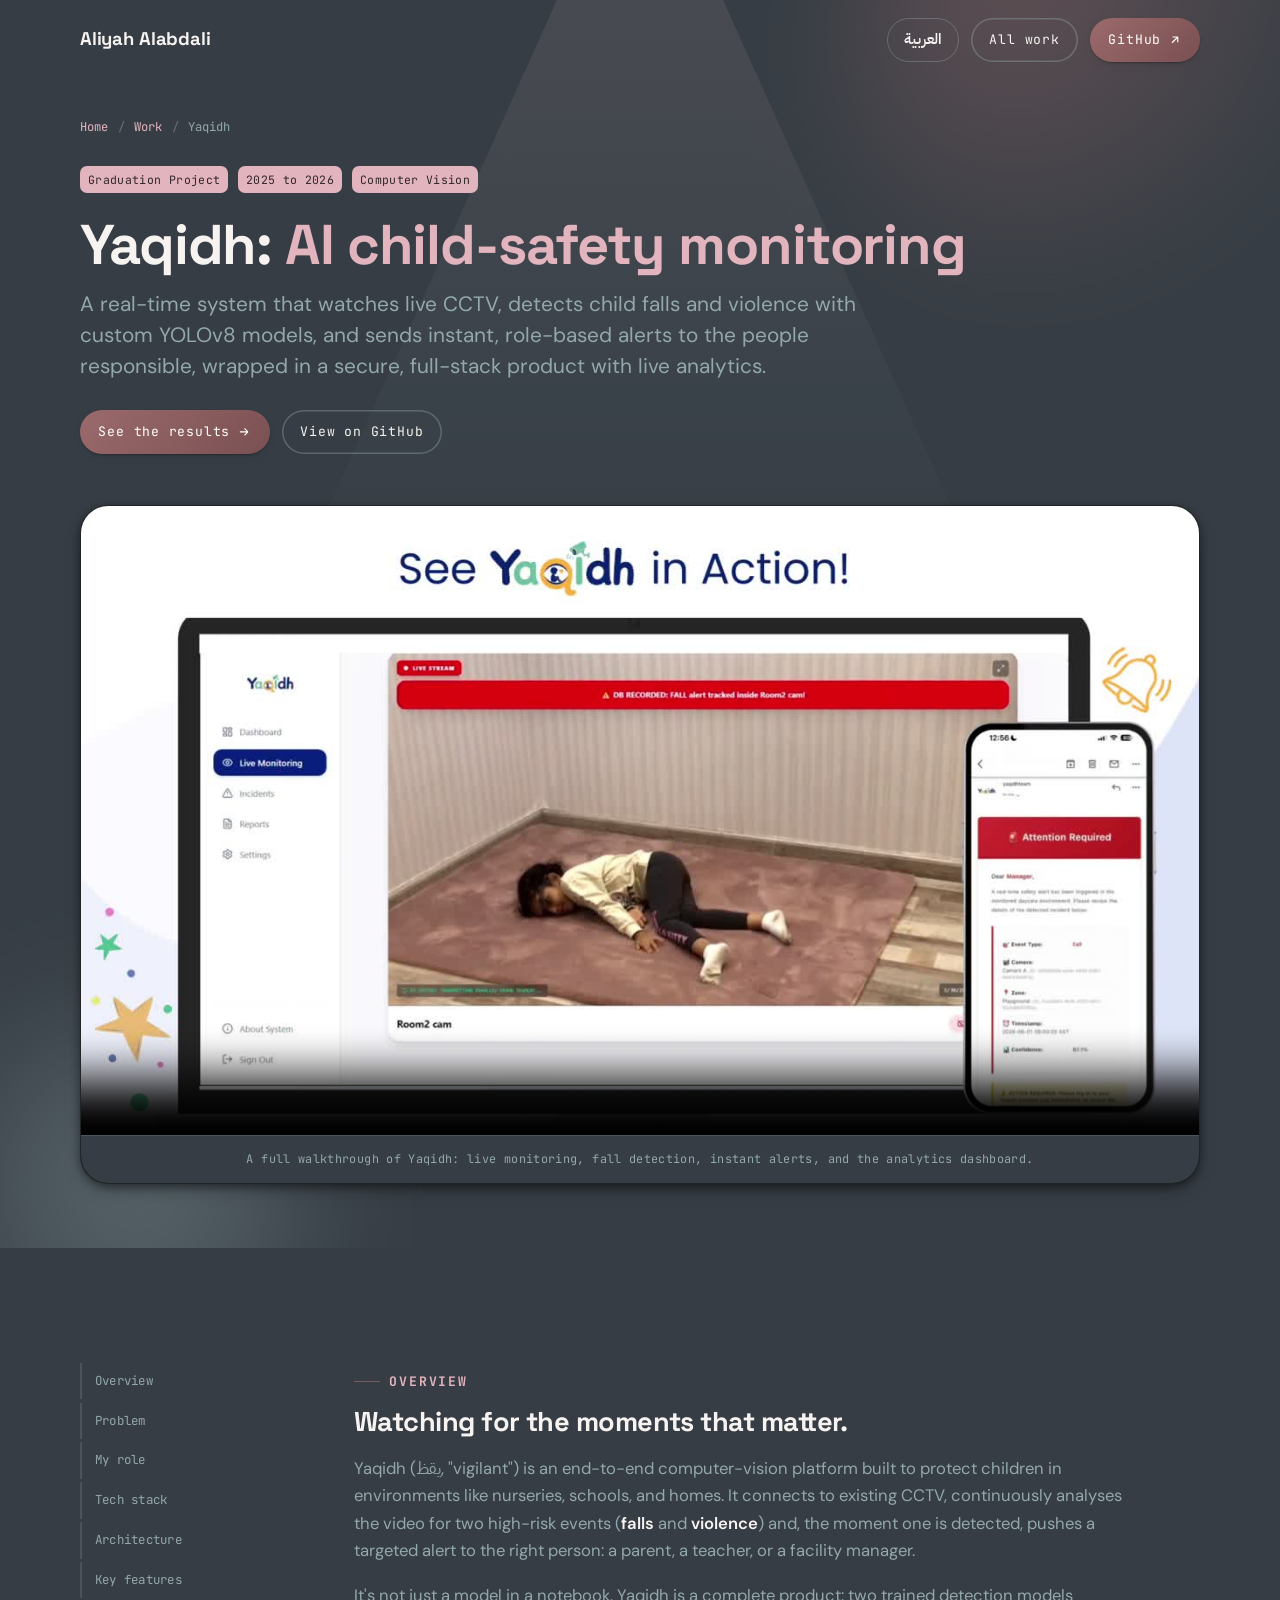
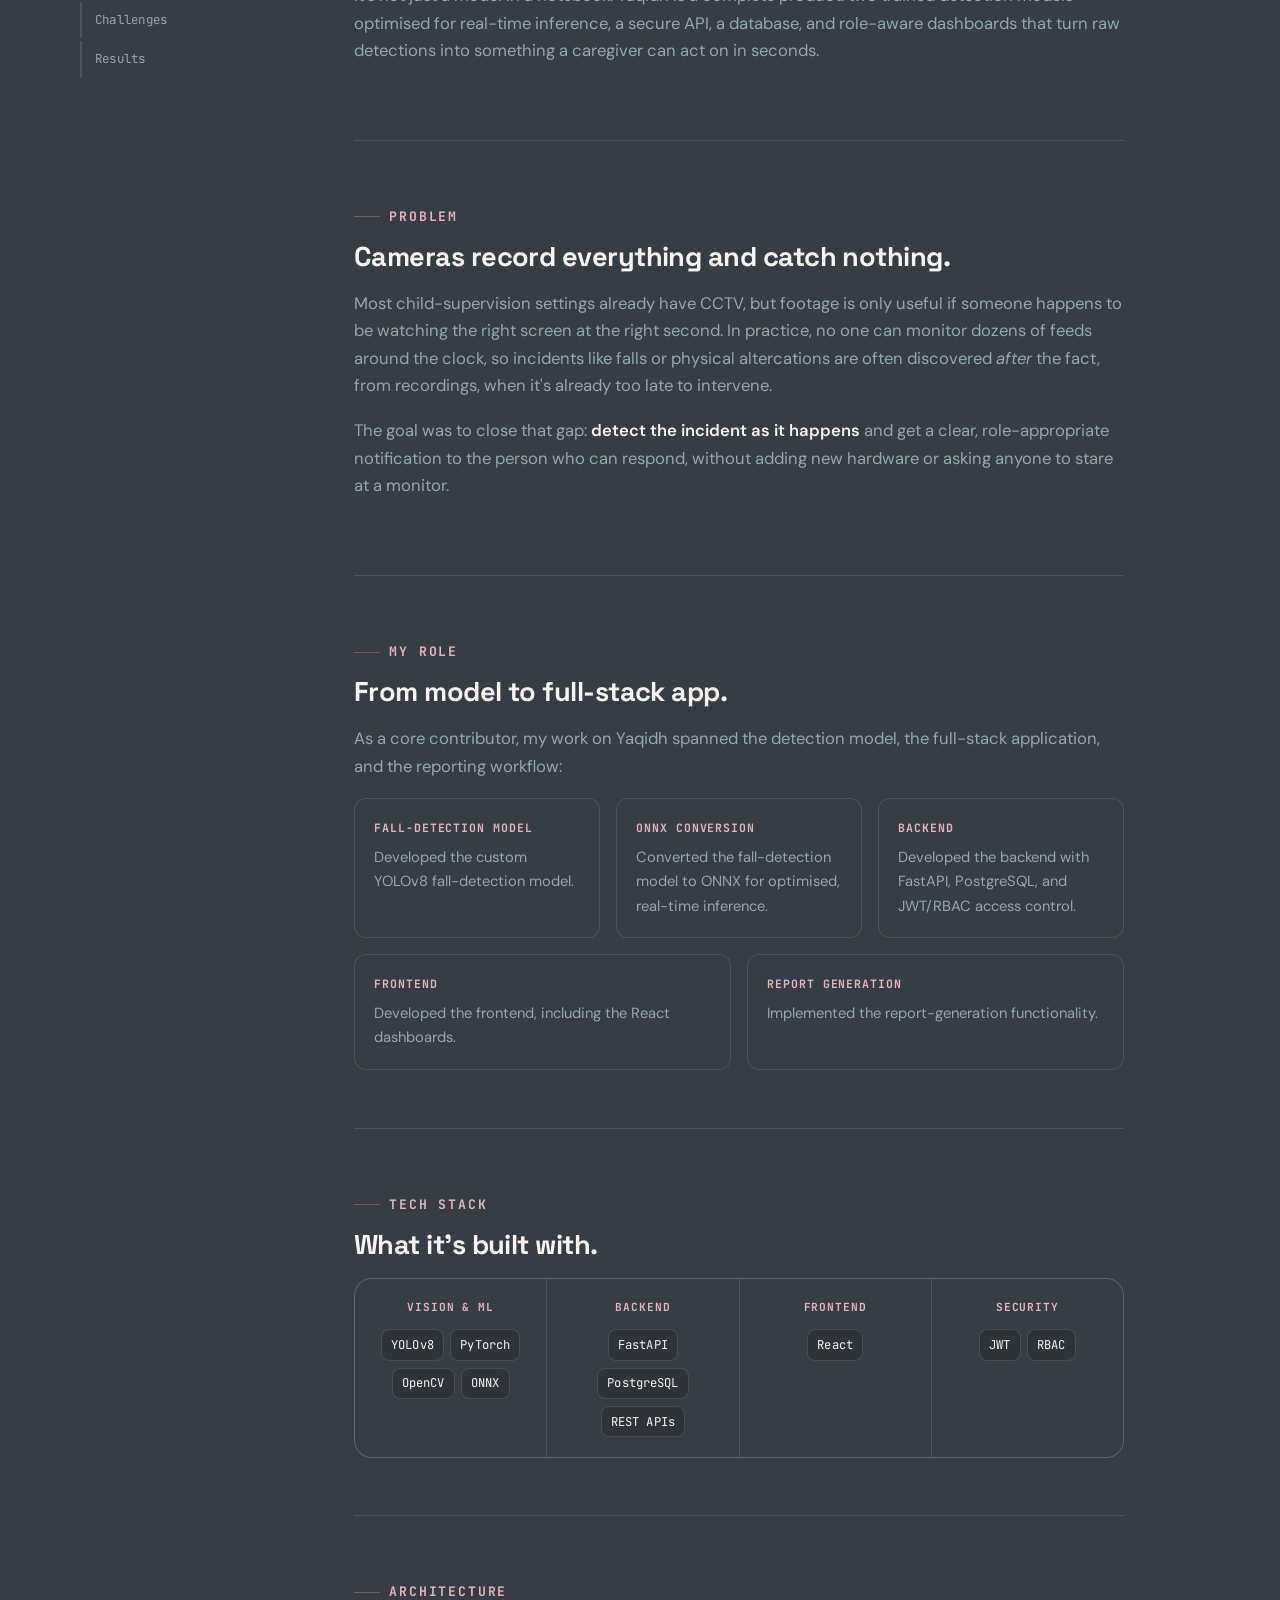
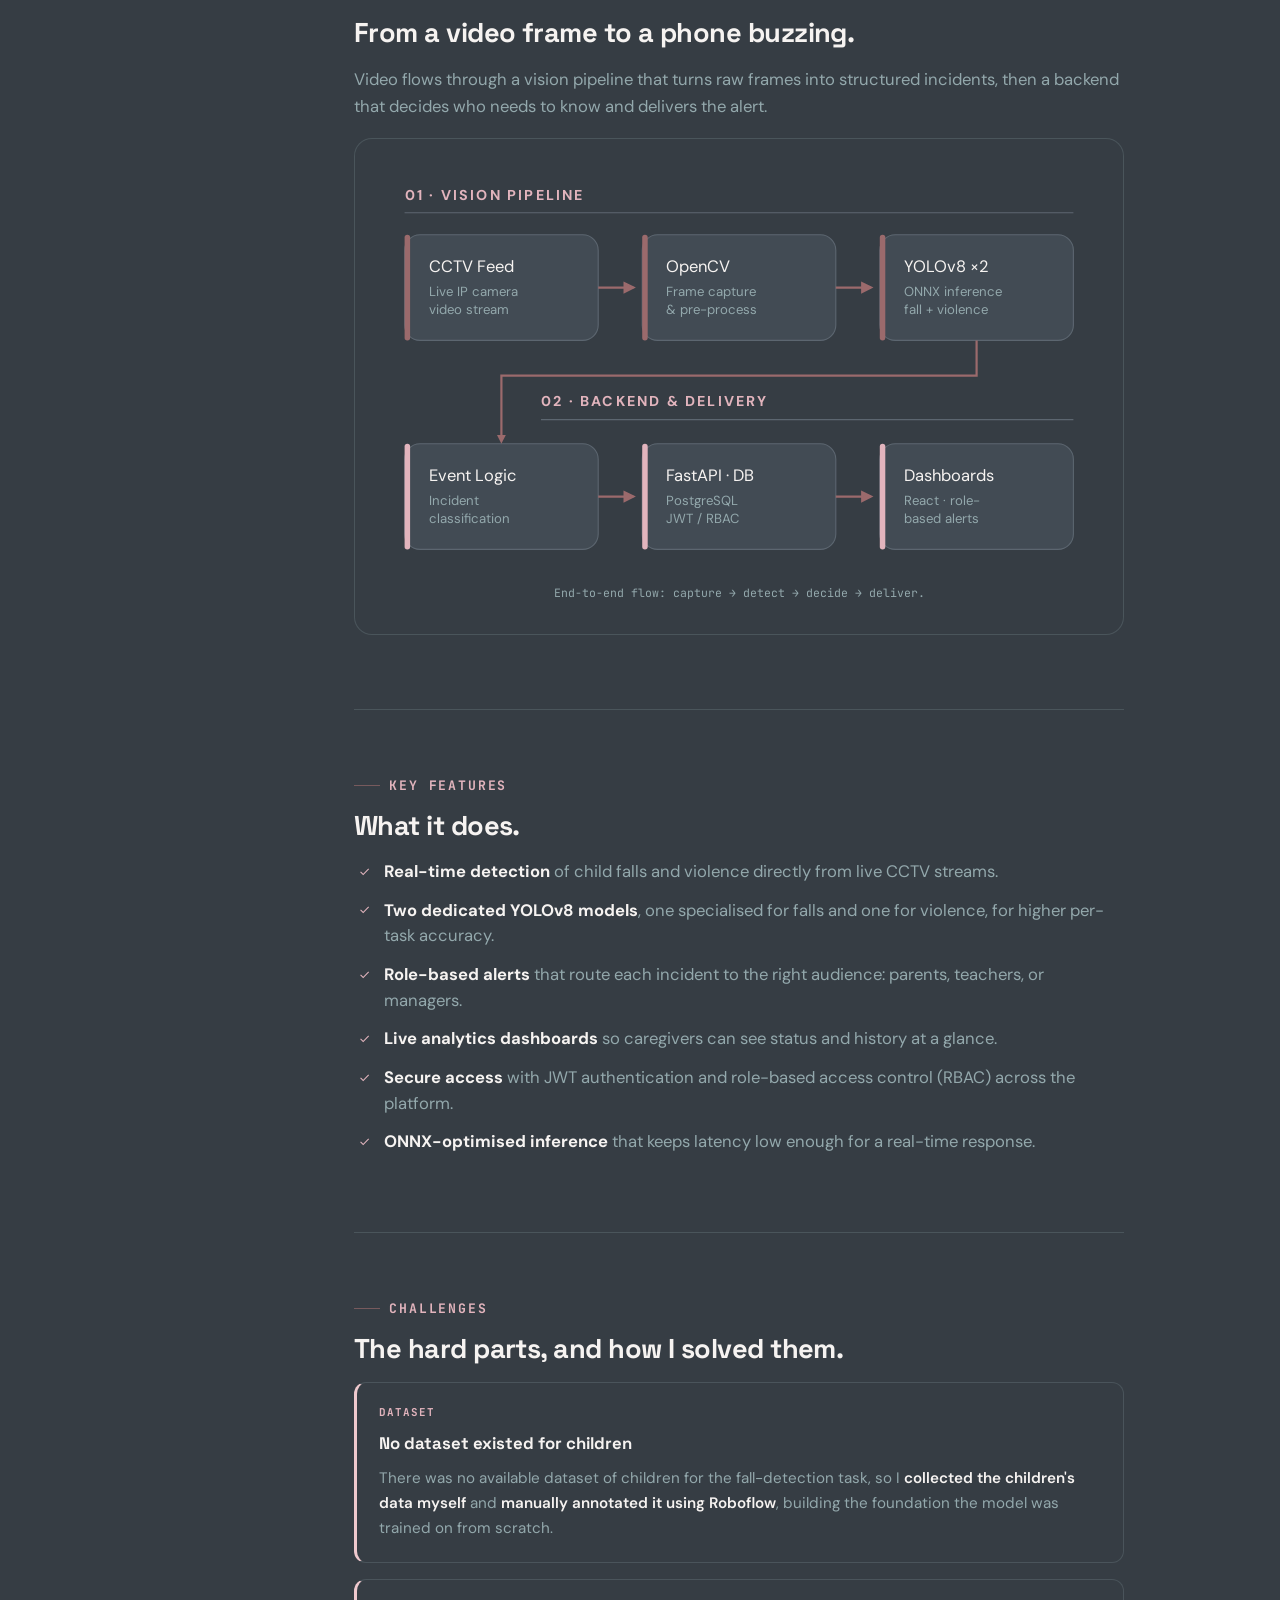
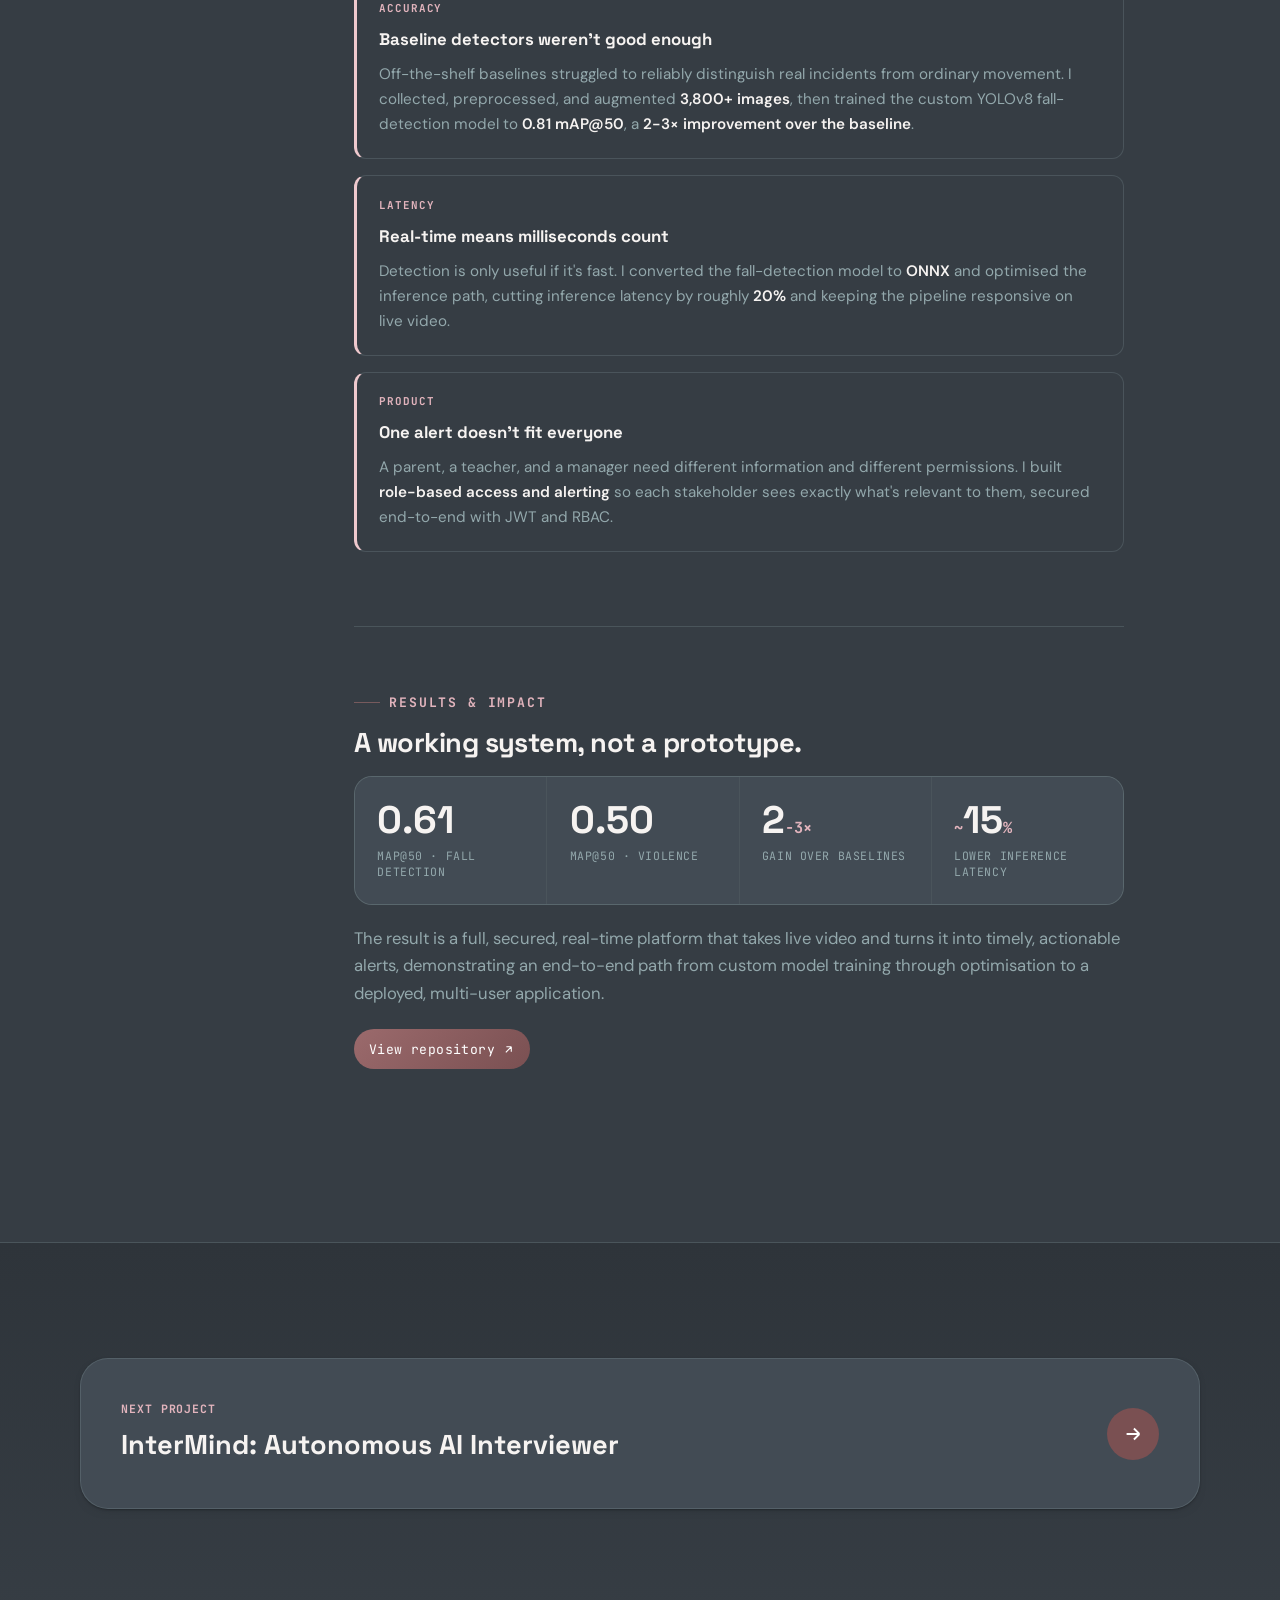
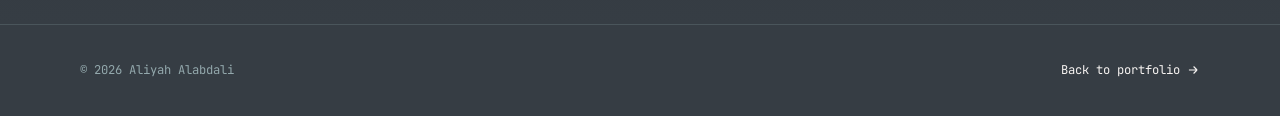
<file: projects/yaqidh.html>
<!DOCTYPE html>
<html lang="en">
<head>
<meta charset="UTF-8">
<!-- Language: set direction before first paint and hold the page hidden until
     i18n.js has swapped the text in, so Arabic visitors never see English flash. -->
<script>(function(){try{var m=/[?&]lang=(en|ar)/.exec(location.search),l=m?m[1]:localStorage.getItem("lang");if(l==="ar"){var r=document.documentElement;r.lang="ar";r.dir="rtl";r.classList.add("i18n-pending");setTimeout(function(){r.classList.remove("i18n-pending")},3000)}}catch(e){}})();</script>
<meta name="viewport" content="width=device-width, initial-scale=1">
<title>Yaqidh: AI Child-Safety Monitoring · Aliyah Alabdali</title>
<meta name="description" content="Yaqidh: a real-time computer-vision system that detects child falls and violence from live CCTV using custom YOLOv8 models, delivering role-based alerts through a FastAPI + React stack. Case study by Aliyah Alabdali.">
<meta name="theme-color" content="#363D44">
<link rel="canonical" href="https://aliyahalabdali.github.io/projects/yaqidh.html">
<meta property="og:type" content="article">
<meta property="og:title" content="Yaqidh: AI Child-Safety Monitoring System">
<meta property="og:description" content="Real-time fall & violence detection from live CCTV with custom YOLOv8 models and role-based alerts.">
<meta property="og:image" content="../assets/media/yaqidh-poster.jpg">
<meta name="twitter:card" content="summary_large_image">
<link rel="icon" href="data:image/svg+xml,%3Csvg xmlns='http://www.w3.org/2000/svg' viewBox='0 0 100 100'%3E%3Crect width='100' height='100' rx='26' fill='%239B6A6C'/%3E%3Ctext x='50' y='68' font-family='Georgia,serif' font-size='54' fill='%23fff' text-anchor='middle'%3EA%3C/text%3E%3C/svg%3E">
<link rel="preconnect" href="https://fonts.googleapis.com">
<link rel="preconnect" href="https://fonts.gstatic.com" crossorigin>
<link href="https://fonts.googleapis.com/css2?family=Anton&family=Space+Grotesk:wght@400;500;600;700;800&family=DM+Sans:wght@400;500;600;700;800&family=JetBrains+Mono:wght@400;500;600;700&family=IBM+Plex+Sans+Arabic:wght@400;500;600;700&family=Cairo:wght@600;700;800;900&display=swap" rel="stylesheet">
<link rel="stylesheet" href="../assets/css/styles.css?v=5">
<link rel="stylesheet" href="../assets/css/project.css?v=4">
<script type="application/ld+json">
{"@context":"https://schema.org","@type":"CreativeWork","name":"Yaqidh: AI Child-Safety Monitoring System","author":{"@type":"Person","name":"Aliyah Alabdali"},"about":["Computer Vision","YOLOv8","Real-time detection"],"keywords":"YOLOv8, ONNX, FastAPI, React, PostgreSQL, computer vision"}
</script>
</head>
<body>
<div class="scroll-progress" aria-hidden="true"></div>
<a class="skip-link" href="#overview">Skip to content</a>

<header class="nav" id="top">
  <div class="wrap nav__inner">
    <a class="brand" href="../index.html" aria-label="Back to Aliyah Alabdali home">
      <span class="brand__name"><span>Aliyah</span><span>Alabdali</span></span>
    </a>
    <div class="nav__cta">
      <button type="button" class="lang-toggle" data-lang-toggle lang="ar">العربية</button>
      <a class="btn btn--ghost" href="../index.html#work">All work</a>
      <a class="btn btn--primary" href="https://github.com/Yaqidh-Project/Yaqidh" target="_blank" rel="noopener">GitHub
        <svg viewBox="0 0 24 24" fill="none" stroke="currentColor" stroke-width="2" aria-hidden="true"><path d="M7 17L17 7m0 0H8m9 0v9"/></svg></a>
    </div>
  </div>
</header>

<main>
<!-- HERO -->
<section class="case-hero">
  <div class="hero__beam" aria-hidden="true"></div>
  <div class="case-hero__orbs" aria-hidden="true">
    <div class="orb orb--1"></div><div class="orb orb--2"></div>
    <div class="spotlight" aria-hidden="true"></div>
  </div>
  <div class="wrap">
    <nav class="crumbs" aria-label="Breadcrumb" data-load data-delay="1">
      <a href="../index.html">Home</a><span>/</span><a href="../index.html#work">Work</a><span>/</span>Yaqidh
    </nav>
    <div class="case-hero__meta" data-load data-delay="1">
      <span class="badge">Graduation Project</span><span class="badge">2025 to 2026</span><span class="badge">Computer Vision</span>
    </div>
    <h1 class="case-hero__title" data-load data-delay="2" data-split="words">Yaqidh: <em>AI child-safety monitoring</em></h1>
    <p class="case-hero__lede" data-load data-delay="3">A real-time system that watches live CCTV, detects child falls and
      violence with custom YOLOv8 models, and sends instant, role-based alerts to the people responsible, wrapped in a
      secure, full-stack product with live analytics.</p>
    <div class="case-hero__cta" data-load data-delay="4">
      <a class="btn btn--primary" href="#results">See the results
        <svg viewBox="0 0 24 24" fill="none" stroke="currentColor" stroke-width="2" aria-hidden="true"><path d="M5 12h14m0 0l-6-6m6 6l-6 6"/></svg></a>
      <a class="btn btn--ghost" href="https://github.com/Yaqidh-Project/Yaqidh" target="_blank" rel="noopener">View on GitHub</a>
    </div>

    <figure class="case-figure" data-load data-delay="4">
      <video controls muted loop playsinline preload="metadata" poster="../assets/media/yaqidh-poster.jpg">
        <source src="../assets/media/yaqidh-demo.mp4" type="video/mp4">
        Your browser doesn't support embedded video.
      </video>
      <figcaption>A full walkthrough of Yaqidh: live monitoring, fall detection, instant alerts, and the analytics dashboard.</figcaption>
    </figure>
  </div>
</section>

<!-- BODY -->
<div class="wrap case-body">
  <nav class="case-nav" aria-label="Sections">
    <a href="#overview" class="active">Overview</a>
    <a href="#problem">Problem</a>
    <a href="#role">My role</a>
    <a href="#tech">Tech stack</a>
    <a href="#architecture">Architecture</a>
    <a href="#features">Key features</a>
    <a href="#challenges">Challenges</a>
    <a href="#results">Results</a>
  </nav>

  <div class="case-content">

    <section class="case-block" id="overview" data-reveal>
      <span class="eyebrow">Overview</span>
      <h2>Watching for the moments that matter.</h2>
      <p>Yaqidh (يقظ, "vigilant") is an end-to-end computer-vision platform built to protect children in
        environments like nurseries, schools, and homes. It connects to existing CCTV, continuously analyses the
        video for two high-risk events (<strong>falls</strong> and <strong>violence</strong>) and, the moment one
        is detected, pushes a targeted alert to the right person: a parent, a teacher, or a facility manager.</p>
      <p>It's not just a model in a notebook. Yaqidh is a complete product: two trained detection models optimised
        for real-time inference, a secure API, a database, and role-aware dashboards that turn raw detections into
        something a caregiver can act on in seconds.</p>
    </section>

    <section class="case-block" id="problem" data-reveal>
      <span class="eyebrow">Problem</span>
      <h2>Cameras record everything and catch nothing.</h2>
      <p>Most child-supervision settings already have CCTV, but footage is only useful if someone happens to be
        watching the right screen at the right second. In practice, no one can monitor dozens of feeds around the
        clock, so incidents like falls or physical altercations are often discovered <em>after</em> the fact, from
        recordings, when it's already too late to intervene.</p>
      <p>The goal was to close that gap: <strong>detect the incident as it happens</strong> and get a clear,
        role-appropriate notification to the person who can respond, without adding new hardware or asking anyone
        to stare at a monitor.</p>
    </section>

    <section class="case-block" id="role" data-reveal>
      <span class="eyebrow">My role</span>
      <h2>From model to full-stack app.</h2>
      <p>As a core contributor, my work on Yaqidh spanned the detection model, the full-stack application,
        and the reporting workflow:</p>
      <div class="role-grid">
        <div class="role-card"><h4>Fall-detection model</h4><p>Developed the custom YOLOv8 fall-detection model.</p></div>
        <div class="role-card"><h4>ONNX conversion</h4><p>Converted the fall-detection model to ONNX for optimised, real-time inference.</p></div>
        <div class="role-card"><h4>Backend</h4><p>Developed the backend with FastAPI, PostgreSQL, and JWT/RBAC access control.</p></div>
        <div class="role-card"><h4>Frontend</h4><p>Developed the frontend, including the React dashboards.</p></div>
        <div class="role-card"><h4>Report generation</h4><p>Implemented the report-generation functionality.</p></div>
      </div>
    </section>

    <section class="case-block" id="tech" data-reveal>
      <span class="eyebrow">Tech stack</span>
      <h2>What it's built with.</h2>
      <div class="tech-grid">
        <div class="tech-col"><h4>Vision &amp; ML</h4><div class="chips"><span class="chip">YOLOv8</span><span class="chip">PyTorch</span><span class="chip">OpenCV</span><span class="chip">ONNX</span></div></div>
        <div class="tech-col"><h4>Backend</h4><div class="chips"><span class="chip">FastAPI</span><span class="chip">PostgreSQL</span><span class="chip">REST APIs</span></div></div>
        <div class="tech-col"><h4>Frontend</h4><div class="chips"><span class="chip">React</span></div></div>
        <div class="tech-col"><h4>Security</h4><div class="chips"><span class="chip">JWT</span><span class="chip">RBAC</span></div></div>
      </div>
    </section>

    <section class="case-block" id="architecture" data-reveal>
      <span class="eyebrow">Architecture</span>
      <h2>From a video frame to a phone buzzing.</h2>
      <p>Video flows through a vision pipeline that turns raw frames into structured incidents, then a backend
        that decides who needs to know and delivers the alert.</p>
      <figure class="diagram">
        <svg viewBox="0 0 640 360" role="img" aria-label="Yaqidh architecture: CCTV feed to OpenCV frame capture to YOLOv8 ONNX detection, then event logic to FastAPI and PostgreSQL to React dashboards with role-based alerts"><text x="16" y="26" font-weight="700" font-size="13" letter-spacing="2" fill="#E2B4BD">01 &middot; VISION PIPELINE</text><line x1="16" y1="38" x2="624" y2="38" stroke="#5C6670"/><text x="140" y="214" font-weight="700" font-size="13" letter-spacing="2" fill="#E2B4BD">02 &middot; BACKEND &amp; DELIVERY</text><line x1="140" y1="226" x2="624" y2="226" stroke="#5C6670"/><g font-family="DM Sans,sans-serif"><rect x="16" y="58" width="176" height="96" rx="14" fill="#424B54" stroke="#5C6670"/><rect x="16" y="58" width="5" height="96" rx="2.5" fill="#9B6A6C"/><text x="38" y="92" font-size="15" fill="#F6F3F1">CCTV Feed</text><text x="38" y="114" font-size="12" fill="#93A8AC">Live IP camera</text><text x="38" y="130" font-size="12" fill="#93A8AC">video stream</text><rect x="232" y="58" width="176" height="96" rx="14" fill="#424B54" stroke="#5C6670"/><rect x="232" y="58" width="5" height="96" rx="2.5" fill="#9B6A6C"/><text x="254" y="92" font-size="15" fill="#F6F3F1">OpenCV</text><text x="254" y="114" font-size="12" fill="#93A8AC">Frame capture</text><text x="254" y="130" font-size="12" fill="#93A8AC">&amp; pre-process</text><rect x="448" y="58" width="176" height="96" rx="14" fill="#424B54" stroke="#5C6670"/><rect x="448" y="58" width="5" height="96" rx="2.5" fill="#9B6A6C"/><text x="470" y="92" font-size="15" fill="#F6F3F1">YOLOv8 &#215;2</text><text x="470" y="114" font-size="12" fill="#93A8AC">ONNX inference</text><text x="470" y="130" font-size="12" fill="#93A8AC">fall + violence</text><rect x="16" y="248" width="176" height="96" rx="14" fill="#424B54" stroke="#5C6670"/><rect x="16" y="248" width="5" height="96" rx="2.5" fill="#E2B4BD"/><text x="38" y="282" font-size="15" fill="#F6F3F1">Event Logic</text><text x="38" y="304" font-size="12" fill="#93A8AC">Incident</text><text x="38" y="320" font-size="12" fill="#93A8AC">classification</text><rect x="232" y="248" width="176" height="96" rx="14" fill="#424B54" stroke="#5C6670"/><rect x="232" y="248" width="5" height="96" rx="2.5" fill="#E2B4BD"/><text x="254" y="282" font-size="15" fill="#F6F3F1">FastAPI &middot; DB</text><text x="254" y="304" font-size="12" fill="#93A8AC">PostgreSQL</text><text x="254" y="320" font-size="12" fill="#93A8AC">JWT / RBAC</text><rect x="448" y="248" width="176" height="96" rx="14" fill="#424B54" stroke="#5C6670"/><rect x="448" y="248" width="5" height="96" rx="2.5" fill="#E2B4BD"/><text x="470" y="282" font-size="15" fill="#F6F3F1">Dashboards</text><text x="470" y="304" font-size="12" fill="#93A8AC">React &middot; role-</text><text x="470" y="320" font-size="12" fill="#93A8AC">based alerts</text></g><g stroke="#9B6A6C" stroke-width="2" fill="#9B6A6C"><line x1="192" y1="106" x2="224" y2="106"/><path d="M224 106l-8 -4v8z"/><line x1="408" y1="106" x2="440" y2="106"/><path d="M440 106l-8 -4v8z"/><line x1="192" y1="296" x2="224" y2="296"/><path d="M224 296l-8 -4v8z"/><line x1="408" y1="296" x2="440" y2="296"/><path d="M440 296l-8 -4v8z"/></g><path d="M536 154 V186 H104 V240" fill="none" stroke="#9B6A6C" stroke-width="2"/><path d="M104 248l-4 -8h8z" fill="#9B6A6C"/></svg>
        <figcaption>End-to-end flow: capture → detect → decide → deliver.</figcaption>
      </figure>
    </section>

    <section class="case-block" id="features" data-reveal>
      <span class="eyebrow">Key features</span>
      <h2>What it does.</h2>
      <ul class="ticks">
        <li><strong>Real-time detection</strong> of child falls and violence directly from live CCTV streams.</li>
        <li><strong>Two dedicated YOLOv8 models</strong>, one specialised for falls and one for violence, for higher per-task accuracy.</li>
        <li><strong>Role-based alerts</strong> that route each incident to the right audience: parents, teachers, or managers.</li>
        <li><strong>Live analytics dashboards</strong> so caregivers can see status and history at a glance.</li>
        <li><strong>Secure access</strong> with JWT authentication and role-based access control (RBAC) across the platform.</li>
        <li><strong>ONNX-optimised inference</strong> that keeps latency low enough for a real-time response.</li>
      </ul>
    </section>

    <section class="case-block" id="challenges" data-reveal>
      <span class="eyebrow">Challenges</span>
      <h2>The hard parts, and how I solved them.</h2>
      <div class="challenge">
        <span class="tag">Dataset</span>
        <h4>No dataset existed for children</h4>
        <p>There was no available dataset of children for the fall-detection task, so I <strong>collected the
        children's data myself</strong> and <strong>manually annotated it using Roboflow</strong>, building the
        foundation the model was trained on from scratch.</p>
      </div>
      <div class="challenge">
        <span class="tag">Accuracy</span>
        <h4>Baseline detectors weren't good enough</h4>
        <p>Off-the-shelf baselines struggled to reliably distinguish real incidents from ordinary movement.
        I collected, preprocessed, and augmented <strong>3,800+ images</strong>, then trained the custom
        YOLOv8 fall-detection model to <strong>0.81 mAP@50</strong>, a
        <strong>2-3× improvement over the baseline</strong>.</p>
      </div>
      <div class="challenge">
        <span class="tag">Latency</span>
        <h4>Real-time means milliseconds count</h4>
        <p>Detection is only useful if it's fast. I converted the fall-detection model to <strong>ONNX</strong> and
        optimised the inference path, cutting inference latency by roughly <strong>20%</strong> and keeping the pipeline
        responsive on live video.</p>
      </div>
      <div class="challenge">
        <span class="tag">Product</span>
        <h4>One alert doesn't fit everyone</h4>
        <p>A parent, a teacher, and a manager need different information and different permissions. I built
        <strong>role-based access and alerting</strong> so each stakeholder sees exactly what's relevant to them,
        secured end-to-end with JWT and RBAC.</p>
      </div>
    </section>

    <section class="case-block" id="results" data-reveal>
      <span class="eyebrow">Results &amp; impact</span>
      <h2>A working system, not a prototype.</h2>
      <div class="metrics">
        <div class="metric"><div class="num"><span data-count="0.81" data-dec="2">0.81</span></div><div class="lbl">mAP@50 · fall detection</div></div>
        <div class="metric"><div class="num"><span data-count="0.66" data-dec="2">0.66</span></div><div class="lbl">mAP@50 · violence</div></div>
        <div class="metric"><div class="num"><span data-count="2" data-dec="0">2</span><small>-3×</small></div><div class="lbl">gain over baselines</div></div>
        <div class="metric"><div class="num"><small>~</small><span data-count="20" data-dec="0">20</span><small>%</small></div><div class="lbl">lower inference latency</div></div>
      </div>
      <p>The result is a full, secured, real-time platform that takes live video and turns it into timely, actionable
        alerts, demonstrating an end-to-end path from custom model training through optimisation to a deployed,
        multi-user application.</p>
      <div class="prow__links" style="margin-top:1.4rem">
        <a class="link-arrow solid" href="https://github.com/Yaqidh-Project/Yaqidh" target="_blank" rel="noopener">View repository
          <svg viewBox="0 0 24 24" fill="none" stroke="currentColor" stroke-width="2" aria-hidden="true"><path d="M7 17L17 7m0 0H8m9 0v9"/></svg></a>
      </div>
    </section>

  </div>
</div>

<!-- NEXT -->
<section class="section next-proj">
  <div class="wrap">
    <a href="intermind.html" data-reveal>
      <div>
        <div class="t">Next project</div>
        <div class="n">InterMind: Autonomous AI Interviewer</div>
      </div>
      <span class="go"><svg viewBox="0 0 24 24" fill="none" stroke="currentColor" stroke-width="2" width="22" height="22" aria-hidden="true"><path d="M5 12h14m0 0l-6-6m6 6l-6 6"/></svg></span>
    </a>
  </div>
</section>
</main>

<footer class="footer">
  <div class="wrap footer__inner">
    <span>© <span data-year>2026</span> Aliyah Alabdali</span>
    <a class="to-top" href="../index.html">Back to portfolio
      <svg viewBox="0 0 24 24" fill="none" stroke="currentColor" stroke-width="2" width="14" height="14" aria-hidden="true"><path d="M5 12h14m0 0l-6-6m6 6l-6 6"/></svg></a>
  </div>
</footer>

<script src="../assets/js/i18n-ar.js?v=3" defer></script>
<script src="../assets/js/i18n.js?v=1" defer></script>
<script src="../assets/js/main.js?v=5" defer></script>
</body>
</html>
</file>
<file: assets/css/styles.css>
/* =========================================================================
   Aliyah Alabdali - Portfolio
   Design system: dark, grain-textured "personal brand" style - slate/sage/
   pink/mauve palette, giant Anton display name, Space Grotesk headings,
   DM Sans body, JetBrains Mono labels.
   Two accent tiers by context: --pink for accent text sitting directly on
   the dark page/card surfaces, --ink-on-light for text sitting on the
   light pink/sage chip surfaces (badges, icon tiles) - the two can't share
   one token since one needs to be light and the other dark.
   ========================================================================= */

/* ----- Tokens ----------------------------------------------------------- */
:root{
  /* Brand palette (as provided) */
  --white:#FFFFFF;
  --sage:#93A8AC;
  --pink:#E2B4BD;
  --mauve:#9B6A6C;
  --slate:#424B54;

  /* Derived surfaces + neutrals */
  --bg:#363D44;        /* page background (darkened slate) */
  --cream:#363D44;     /* alias used by section backgrounds below */
  --cream-2:#2E343A;   /* deeper alternating section background */
  --surface:#424B54;   /* card / panel background (given slate) */
  --surface-2:#4C5760; /* elevated hover surface */
  --mauve-deep:#7A5052;/* deepened mauve - gradient end + dark text on light chips */
  --ink-on-light:#31262A; /* dark text for use on light pink/sage chip surfaces */
  --ink:#F6F3F1;       /* primary body text - near-white, warm */
  --ink-2:#93A8AC;     /* secondary text = sage */
  --line:rgba(147,168,172,.22);     /* hairline rules on dark */
  --line-strong:rgba(147,168,172,.4);
  --alabaster:#C9D3D5; /* light sage tint - icon/cert-mark chip backgrounds */
  --pastel:#E2B4BD;    /* light pink chip/badge backgrounds */
  --cherry:#EFC9CE;    /* lighter pink - hover state for chips */
  --cyan:var(--mauve-deep); /* legacy alias, unused directly */
  --grad-primary:linear-gradient(135deg,var(--mauve) 0%,var(--mauve-deep) 100%);

  /* Type */
  /* Each stack names an Arabic face right after its Latin one. Browsers pick a
     font per character, so in the Arabic version tool names such as PyTorch keep
     the Latin face and only the Arabic letters fall through to Cairo / IBM Plex
     Sans Arabic. Google Fonts serves those files per Unicode range, so English
     pages never download them. */
  --f-hero:"Anton","Cairo","Archivo Black",var(--f-display);
  --f-display:"Space Grotesk","Cairo",ui-sans-serif,system-ui,-apple-system,"Segoe UI",sans-serif;
  --f-body:"DM Sans","IBM Plex Sans Arabic",ui-sans-serif,system-ui,-apple-system,"Segoe UI",sans-serif;
  --f-mono:"JetBrains Mono","IBM Plex Sans Arabic",ui-monospace,"SFMono-Regular",Menlo,Consolas,monospace;

  /* Scale (tightened) */
  --step--1:clamp(.76rem,.735rem + .12vw,.82rem);
  --step-0:clamp(.98rem,.95rem + .16vw,1.04rem);
  --step-1:clamp(1.15rem,1.08rem + .4vw,1.3rem);
  --step-2:clamp(1.35rem,1.18rem + .8vw,1.7rem);
  --step-3:clamp(1.7rem,1.4rem + 1.5vw,2.4rem);
  --step-4:clamp(2.15rem,1.7rem + 2.4vw,3.5rem);
  --step-5:clamp(2.6rem,1.9rem + 4.4vw,5rem);

  /* Nav bar geometry, so anything that has to sit clear of the fixed bar derives its
     offset from the bar instead of repeating a measured number. --nav-control is the
     44px touch target of .nav__toggle, the tallest thing in .nav__inner on phones;
     the padding shrinks once the bar is stuck, which is the only state pinned content
     ever meets it in. */
  --nav-control:44px;
  --nav-pad:1.1rem;
  --nav-pad-stuck:.7rem;
  --nav-h-stuck:calc(var(--nav-control) + 2 * var(--nav-pad-stuck));

  /* Space */
  --gutter:clamp(1.15rem,4vw,2.5rem);
  --section-y:clamp(4.5rem,9vw,8rem);
  --maxw:1200px;

  --radius:18px;
  --radius-sm:12px;
  --radius-lg:28px;
  --shadow-sm:0 1px 2px rgba(0,0,0,.25),0 4px 14px -10px rgba(0,0,0,.5);
  --shadow-md:0 8px 20px -8px rgba(0,0,0,.55),0 2px 10px rgba(0,0,0,.35);
  --ease:cubic-bezier(.22,.61,.36,1);
}

/* ----- Reset ------------------------------------------------------------ */
*,*::before,*::after{box-sizing:border-box}
*{margin:0}
html{-webkit-text-size-adjust:100%;scroll-behavior:smooth}
@media (prefers-reduced-motion:reduce){html{scroll-behavior:auto}}
body{
  font-family:var(--f-body);
  font-size:var(--step-0);
  line-height:1.65;
  color:var(--ink);
  background:var(--cream);
  -webkit-font-smoothing:antialiased;
  text-rendering:optimizeLegibility;
  overflow-x:hidden;
}
img,video,svg{display:block;max-width:100%;height:auto}
a{color:inherit;text-decoration:none}
button{font:inherit;color:inherit;cursor:pointer;border:0;background:none}
ul{list-style:none;padding:0}
:focus-visible{outline:2.5px solid var(--pink);outline-offset:3px;border-radius:4px}
::selection{background:var(--cherry);color:var(--ink-on-light)}

/* ----- Layout helpers --------------------------------------------------- */
.wrap{width:100%;max-width:var(--maxw);margin-inline:auto;padding-inline:var(--gutter)}
.section{padding-block:var(--section-y)}
/* Deeper band, used to break up a run of flat sections. */
.section--alt{background:var(--cream-2)}
.skip-link{position:absolute;left:-999px;top:0;z-index:200;background:var(--pink);color:var(--ink-on-light);
  padding:.7rem 1.1rem;border-radius:0 0 10px 0;font:600 .9rem var(--f-body)}
.skip-link:focus{left:0}

/* ----- Typographic devices --------------------------------------------- */
.eyebrow{
  font-family:var(--f-mono);
  font-weight:700;
  font-size:var(--step--1);
  letter-spacing:.14em;
  text-transform:uppercase;
  color:var(--pink);
  display:inline-flex;align-items:center;gap:.7em;
}
.eyebrow::before{content:"";width:26px;height:1px;background:var(--mauve);opacity:.65}
.eyebrow.no-rule::before{display:none}

.h-display{font-family:var(--f-display);font-weight:700;line-height:1.05;
  letter-spacing:-.02em}
h1,h2,h3{font-family:var(--f-display);font-weight:700;line-height:1.12;
  letter-spacing:-.02em;color:var(--ink)}
.section-title{font-size:var(--step-3);margin-top:.7rem;max-width:20ch}
.lede{font-size:var(--step-1);color:var(--ink-2);line-height:1.5;max-width:56ch;font-weight:400}

.mono{font-family:var(--f-mono)}
.muted{color:var(--ink-2)}
.rule{height:1px;background:var(--line);border:0}

/* ----- Buttons ---------------------------------------------------------- */
.btn{display:inline-flex;align-items:center;gap:.55em;font-family:var(--f-mono);
  font-size:var(--step--1);letter-spacing:.06em;padding:.85em 1.4em;border-radius:100px;
  position:relative;overflow:hidden;
  transition:transform .35s var(--ease),background .3s,box-shadow .35s,color .3s;
  will-change:transform;white-space:nowrap}
.btn svg{width:1.05em;height:1.05em;transition:transform .35s var(--ease)}
.btn--primary{background:var(--grad-primary);color:#fff;box-shadow:var(--shadow-sm)}
.btn--primary::before{content:"";position:absolute;top:0;left:-60%;width:40%;height:100%;
  background:linear-gradient(120deg,transparent,rgba(255,255,255,.4),transparent);
  transform:skewX(-20deg);transition:left .6s var(--ease)}
.btn--primary:hover::before{left:120%}
.btn--primary:hover{transform:translateY(-2px);box-shadow:var(--shadow-md);filter:brightness(1.06)}
.btn--primary:hover svg{transform:translate(2px,-2px)}
.btn--ghost{background:transparent;color:var(--ink);box-shadow:inset 0 0 0 1.5px var(--line-strong)}
.btn--ghost:hover{transform:translateY(-2px);box-shadow:inset 0 0 0 1.5px var(--pink);color:var(--pink)}
.btn--light{background:#fff;color:var(--ink-on-light);box-shadow:var(--shadow-sm)}
.btn--light:hover{transform:translateY(-2px);box-shadow:var(--shadow-md)}

/* ----- Navigation ------------------------------------------------------- */
.nav{position:fixed;inset:0 0 auto 0;z-index:100;transition:background .4s,box-shadow .4s,padding .4s}
.nav__inner{display:flex;align-items:center;justify-content:space-between;
  gap:1rem;padding-block:var(--nav-pad)}
.nav.is-stuck{background:rgba(54,61,68,.82);backdrop-filter:blur(14px) saturate(1.3);
  -webkit-backdrop-filter:blur(14px) saturate(1.3);box-shadow:0 1px 0 var(--line)}
.nav.is-stuck .nav__inner{padding-block:var(--nav-pad-stuck)}
.brand{display:inline-flex;align-items:center;gap:.6rem;font-family:var(--f-display);
  font-weight:700;font-size:1.15rem;letter-spacing:-.01em}
/* The display face sets the two names tight enough to read as one word, so they
   are two elements with a real 5px gap between them - word-spacing would do the
   same job but is not applied to a no-break space by every browser. */
.brand__name{display:inline-flex;gap:5px}
.brand .monogram{width:38px;height:38px;flex:0 0 auto}
.nav__links{display:flex;align-items:center;gap:1.9rem;position:relative}
.nav__pill{position:absolute;left:0;top:.1rem;height:1.9rem;border-radius:100px;background:var(--pastel);
  z-index:0;opacity:0;transform:translateX(0);transition:transform .4s var(--ease),width .4s var(--ease),opacity .25s;
  pointer-events:none}
.nav__links a{font-family:var(--f-mono);font-size:.8rem;letter-spacing:.02em;color:var(--ink-2);
  position:relative;z-index:1;padding-block:.3rem;transition:color .25s}
.nav__links a::after{content:"";position:absolute;left:0;bottom:0;width:100%;height:1.5px;
  background:var(--mauve);transform:scaleX(0);transform-origin:left;transition:transform .35s var(--ease)}
.nav__links a:hover,.nav__links a[aria-current="true"]{color:var(--ink)}
.nav__links a:hover::after,.nav__links a[aria-current="true"]::after{transform:scaleX(1)}
.nav__menu .btn{display:none}
.nav__cta{display:flex;align-items:center;gap:.75rem}
.nav__toggle{display:none;width:var(--nav-control);height:var(--nav-control);border-radius:12px;align-items:center;justify-content:center}
.nav__toggle span{width:20px;height:1.6px;background:var(--ink);position:relative;transition:.3s}
.nav__toggle span::before,.nav__toggle span::after{content:"";position:absolute;left:0;width:20px;height:1.6px;background:var(--ink);transition:.3s}
.nav__toggle span::before{top:-6px}.nav__toggle span::after{top:6px}
.nav.is-open .nav__toggle span{background:transparent}
.nav.is-open .nav__toggle span::before{top:0;transform:rotate(45deg)}
.nav.is-open .nav__toggle span::after{top:0;transform:rotate(-45deg)}

/* ----- Hero ------------------------------------------------------------- */
.hero{position:relative;padding-top:clamp(7rem,14vh,10rem);padding-bottom:var(--section-y);overflow:hidden;
  background:
    url("data:image/svg+xml,%3Csvg xmlns='http://www.w3.org/2000/svg' width='140' height='140'%3E%3Cfilter id='n'%3E%3CfeTurbulence type='fractalNoise' baseFrequency='0.9' numOctaves='2' stitchTiles='stitch'/%3E%3C/filter%3E%3Crect width='100%25' height='100%25' filter='url(%23n)' opacity='0.05'/%3E%3C/svg%3E"),
    radial-gradient(120% 90% at 50% -10%,rgba(155,106,108,.28),transparent 60%),
    var(--bg)}
.hero__orbs{position:absolute;inset:0;z-index:0;pointer-events:none;filter:blur(64px);opacity:.55}
.orb{position:absolute;border-radius:50%;mix-blend-mode:screen}
.orb--1{width:44vmax;height:44vmax;top:-16vmax;right:-10vmax;
  background:radial-gradient(circle at 30% 30%,var(--mauve),transparent 62%)}
.orb--2{width:38vmax;height:38vmax;bottom:-18vmax;left:-12vmax;
  background:radial-gradient(circle at 60% 40%,var(--sage),transparent 60%)}
.hero__grid{position:relative;z-index:1;max-width:46rem}
.hero__topline{position:relative;z-index:1;display:flex;justify-content:center}
.hero__status{display:inline-flex;align-items:center;gap:.6em;font-family:var(--f-mono);
  font-weight:600;font-size:var(--step--1);color:var(--ink-2);background:rgba(66,75,84,.55);
  border:1px solid var(--line);padding:.45em .9em;border-radius:100px;backdrop-filter:blur(6px)}
.dot{width:8px;height:8px;border-radius:50%;background:#4caf7d;box-shadow:0 0 0 0 rgba(76,175,125,.5);
  animation:pulse 3.2s infinite}
@keyframes pulse{0%{box-shadow:0 0 0 0 rgba(76,175,125,.35)}70%{box-shadow:0 0 0 6px rgba(76,175,125,0)}100%{box-shadow:0 0 0 0 rgba(76,175,125,0)}}

/* Giant name stage - display headline with an overlapping illustrated avatar */
.hero__stage{position:relative;z-index:1;text-align:center;margin:2rem auto 0;
  display:flex;flex-direction:column;align-items:center;max-width:none}
.hero__giant{font-family:var(--f-hero);font-weight:400;text-transform:uppercase;
  display:flex;flex-direction:column;align-items:center;gap:8px;
  line-height:.88;letter-spacing:.005em;color:var(--white);
  font-size:clamp(3rem,13vw,8.5rem)}
.hero__avatar{position:relative;margin:1.9rem 0 2.3rem;
  width:clamp(84px,10vw,120px);aspect-ratio:1;border-radius:24px;background:var(--pink);
  display:grid;place-items:center;box-shadow:var(--shadow-md);z-index:2}
.hero__avatar svg{width:72%;height:72%}
.hero__bio{position:relative;z-index:1;display:grid;grid-template-columns:1fr 1fr;gap:2rem;
  max-width:56rem;margin:0 auto;text-align:left}
.hero__bio-l{font-size:1.075rem;color:var(--ink);line-height:1.6}
.hero__bio-r{font-size:.96rem;color:var(--ink-2);line-height:1.6;padding-top:.15rem}
.hero__cta{position:relative;z-index:1;display:flex;flex-wrap:wrap;align-items:center;justify-content:center;gap:1.4rem;
  margin-top:2.4rem;max-width:56rem;margin-inline:auto}
.hero__socials{display:flex;gap:1.4rem;font-family:var(--f-mono);font-weight:600;font-size:.82rem}
.hero__socials a{display:inline-flex;align-items:center;gap:.5em;color:var(--ink-2);transition:color .25s}
.hero__socials a:hover{color:var(--pink)}
.hero__socials svg{width:1.1em;height:1.1em}

/* ----- Metric strip (reusable) ----------------------------------------- */
.metrics{display:grid;grid-template-columns:repeat(auto-fit,minmax(150px,1fr));
  gap:1px;background:var(--line);border:1px solid var(--line);border-radius:var(--radius);overflow:hidden}
.metric{background:var(--surface);padding:1.5rem 1.4rem}
.metric .num{font-family:var(--f-display);font-weight:700;font-size:var(--step-3);line-height:1;color:var(--ink)}
.metric .num small{font-family:var(--f-mono);font-size:.4em;color:var(--pink);letter-spacing:0}
.metric .lbl{font-family:var(--f-mono);font-size:.72rem;letter-spacing:.05em;color:var(--ink-2);
  text-transform:uppercase;margin-top:.55rem;line-height:1.4}

/* ----- Section header --------------------------------------------------- */
.sec-head{max-width:60ch;margin-bottom:clamp(2.2rem,5vw,3.4rem)}
.sec-head--split{display:grid;grid-template-columns:1fr auto;align-items:end;gap:1.5rem;max-width:none}
.sec-head--split .txt{max-width:52ch}

/* ----- About ------------------------------------------------------------ */
.about{background:linear-gradient(180deg,var(--cream),var(--cream-2))}
.about__grid{display:grid;grid-template-columns:1.4fr .9fr;gap:clamp(2rem,5vw,4rem);align-items:start}
.about__body p{margin-bottom:1.1rem;color:var(--ink-2);font-size:1.075rem;line-height:1.65}
.about__body p strong{color:var(--ink);font-weight:600}
.facts{background:var(--surface);border:1px solid var(--line);border-radius:var(--radius);
  padding:1.6rem;box-shadow:var(--shadow-sm)}
.facts h3{font-family:var(--f-mono);font-weight:700;font-size:.74rem;letter-spacing:.1em;text-transform:uppercase;
  color:var(--pink);margin-bottom:.4rem}
.fact{display:flex;gap:1rem;padding:.9rem 0;border-bottom:1px solid var(--line)}
.fact:last-child{border-bottom:0;padding-bottom:0}
.fact .icon{width:20px;height:20px;color:var(--mauve);flex:0 0 auto;margin-top:.15rem}
.fact .t{font-family:var(--f-mono);font-size:.68rem;letter-spacing:.1em;text-transform:uppercase;color:var(--ink-2)}
.fact .d{font-size:.98rem;color:var(--ink);line-height:1.35}

/* ----- Skills ----------------------------------------------------------- */
.skills__grid{display:grid;grid-template-columns:repeat(auto-fit,minmax(255px,1fr));gap:1.1rem}
.skill-card{background:var(--surface);border:1px solid var(--line);border-radius:var(--radius);
  padding:1.5rem 1.4rem;transform-style:preserve-3d;will-change:transform;
  transition:transform .2s ease-out,box-shadow .4s,border-color .4s}
.skill-card:hover{transform:translateY(-2px);box-shadow:var(--shadow-md);border-color:var(--line-strong)}
.skill-card__head{display:flex;align-items:center;gap:.8rem;margin-bottom:1.15rem}
.skill-card__ic{width:40px;height:40px;border-radius:11px;display:grid;place-items:center;
  background:var(--pastel);color:var(--ink-on-light);flex:0 0 auto}
.skill-card__ic svg{width:20px;height:20px}
.skill-card h3{font-size:var(--step-1);font-family:var(--f-display)}
.skill-card__idx{margin-left:auto;font-family:var(--f-mono);font-size:.72rem;color:var(--pink);letter-spacing:.1em}
.chips{display:flex;flex-wrap:wrap;gap:.5rem}
.chip{font-family:var(--f-mono);font-size:.76rem;letter-spacing:.01em;color:var(--ink);
  background:var(--cream-2);border:1px solid var(--line);border-radius:8px;padding:.4em .75em;
  opacity:0;transform:translateY(6px);
  transition:opacity .5s var(--ease),transform .5s var(--ease),background .25s,color .25s,border-color .25s}
[data-reveal].in .chip{opacity:1;transform:none}
.chip:nth-child(1){transition-delay:.02s}.chip:nth-child(2){transition-delay:.06s}
.chip:nth-child(3){transition-delay:.1s}.chip:nth-child(4){transition-delay:.14s}
.chip:nth-child(5){transition-delay:.18s}.chip:nth-child(6){transition-delay:.22s}
.chip:nth-child(7){transition-delay:.26s}.chip:nth-child(n+8){transition-delay:.3s}
.skill-card:hover .chip{background:var(--surface-2)}
.chip:hover{background:var(--cherry);border-color:var(--cherry);color:var(--ink-on-light)}

/* ----- Projects (sticky stacking cards) --------------------------------- */
/* A deeper slate slab with heavy rounded top corners, pulled up over the
   section above so the corners overlap rather than butt against it. */
.projects{
  position:relative;z-index:10;
  background:var(--cream-2);
  border-radius:clamp(40px,5vw,60px) clamp(40px,5vw,60px) 0 0;
  margin-top:calc(-1 * clamp(2.5rem,4vw,3.5rem));
  padding-block:clamp(3.5rem,7vw,6rem) clamp(1.5rem,3vw,2.5rem)
}
.pstack-head{margin-bottom:clamp(1.8rem,4vw,3rem)}

/* Every item sticks at the same offset and is held by .pstack (not by its own
   box), so earlier cards stay pinned behind the ones that scroll over them.
   The trailing padding keeps them in range a beat longer, so the finished
   stack holds instead of lifting off at the end. */
.pstack{--pstack-nav:clamp(5.5rem,8vw,7rem);--pstack-top:var(--pstack-nav);
  --pstack-dwell:clamp(9rem,26vh,17rem);padding-bottom:8vh}
/* Track height = the sticky window (100vh - top) + the dwell. The next card's top edge
   therefore cannot reach the fold until the current card has been fully on screen for
   exactly --pstack-dwell of scrolling, whatever that card's own height is. */
.pstack__item{position:sticky;top:var(--pstack-top);
  height:calc(100vh - var(--pstack-top) + var(--pstack-dwell))}
.pstack__card{
  position:relative;
  display:flex;flex-direction:column;gap:clamp(.9rem,1.8vw,1.4rem);
  border:1.5px solid var(--line-strong);border-radius:clamp(40px,5vw,60px);
  background:var(--surface);padding:clamp(1rem,2.4vw,2rem);
  box-shadow:var(--shadow-md);
  transform-origin:top center;will-change:transform;
  /* Each card sits a step lower inside its pinned item, so the one underneath keeps
     showing a sliver once it is covered. Kept as a custom property per item so the
     phone breakpoint can shorten the step and reduced motion can drop it entirely. */
  top:var(--pstack-offset,0px)
}
.pstack__item:nth-child(2){--pstack-offset:28px}
.pstack__item:nth-child(3){--pstack-offset:56px}
.pstack__item:nth-child(4){--pstack-offset:84px}
.pstack__item:nth-child(5){--pstack-offset:112px}

/* Top row: number, category + name + blurb. The live/repo button used to sit
   here on the right; it now travels with the case-study link in .pcard__links
   below, so every card opens from the same place. */
.pcard__head{display:grid;grid-template-columns:auto 1fr;
  gap:clamp(.9rem,2.2vw,2rem);align-items:start}
.pcard__n{font-family:var(--f-hero);font-weight:400;line-height:.78;
  font-size:clamp(2.4rem,6vw,5rem);color:var(--alabaster);opacity:.85}
.pcard__cat{display:block;font-family:var(--f-mono);font-size:.68rem;
  letter-spacing:.14em;text-transform:uppercase;color:var(--pink)}
.pcard__title{font-size:var(--step-2);margin:.4rem 0 .45rem;color:var(--ink)}
.pcard__desc{color:var(--ink-2);font-size:.92rem;line-height:1.55;max-width:64ch}
.pcard__desc--short{display:none}

/* Middle row: metrics on the left, tech chips + case-study link on the right. */
.pcard__facts{display:grid;grid-template-columns:auto 1fr;
  gap:clamp(1rem,2.5vw,2.2rem);align-items:end}
.pcard__stats{display:flex;flex-wrap:wrap;gap:clamp(.9rem,2vw,1.8rem)}
/* A column, not a wrapping row: the chips always sit on their own line above the
   two actions. As a row, a card with few enough chips (SMS) fitted them beside the
   buttons while a card with many (Yaqidh) pushed them above - the same block
   landing in two different shapes. */
.pcard__aside{display:flex;flex-direction:column;align-items:flex-end;gap:.7rem}
/* A card with no honest metric to show drops .pcard__stats entirely. The meta row then
   spans the full width and runs from the left, where the stats would have started,
   instead of hanging off the right edge with an empty gutter beside it. */
.pcard__facts > .pcard__aside:only-child{grid-column:1/-1;align-items:flex-start}
.pcard__tags{display:flex;flex-wrap:wrap;gap:.4rem}
/* The two ways into a project, side by side. The outline pill is trimmed here so it
   reads as the quieter partner of the solid case-study button rather than competing
   with it on size. */
.pcard__links{display:flex;flex-wrap:wrap;align-items:center;gap:.6rem}
.pcard__links .btn-live{padding:.7em 1.3em;font-size:.72rem}
/* Chips normally fade in from a [data-reveal] ancestor; project cards have
   their own scroll choreography, so show them outright. */
.pstack__card .chip{opacity:1;transform:none}

/* Bottom row: one demo panel. The clips are all wide (roughly 2:1), so the
   band is capped in vh to keep the whole card inside the sticky viewport and
   crops from the centre, where the UI sits. */
.pcard__media{--pm:min(clamp(200px,26vw,390px),38vh);height:var(--pm);margin-top:auto}
.pcard__shot{position:relative;overflow:hidden;height:100%;margin:0;
  border-radius:clamp(26px,3.2vw,50px);background:var(--cream-2);
  border:1px solid var(--line)}
.pcard__shot > img,.pcard__shot > video{width:100%;height:100%;object-fit:cover;display:block}

/* Wide screens: the card becomes a two-column composition - the reading column
   (number, name, blurb, action, stats, chips, case-study link) on the left, the demo
   on the right at the clips' own ~16:9 ratio. A single full-width band had to be
   letterboxed to roughly 3.7:1 to keep the card inside the sticky window, which cropped
   about half of every frame; side by side the whole frame shows and the card reads as
   one screen-wide composition instead of a tall stack. */
@media (min-width:1024px){
  .pstack__card{
    display:grid;grid-template-columns:minmax(0,1fr) minmax(0,1.25fr);
    grid-template-areas:"head media" "facts facts";
    align-content:start;
    column-gap:clamp(1.5rem,2.8vw,2.8rem);row-gap:clamp(1.1rem,2vw,1.8rem);
    padding:clamp(1.5rem,2.3vw,2.2rem)
  }
  /* Name and blurb read down the left, with the action under them; the demo sets the
     height of that row. Stats, chips and the case-study link keep the original
     full-width meta row underneath both columns. */
  .pstack__card .pcard__head{grid-area:head;grid-template-columns:auto 1fr;row-gap:1rem;
    align-self:start}
  .pstack__card .pcard__facts{grid-area:facts}
  .pstack__card .pcard__media{grid-area:media;height:auto;margin-top:0;align-self:center}
  .pstack__card .pcard__shot{height:auto;aspect-ratio:16/9}
}
/* Ghost pill: outline, uppercase, wide tracking. */
.btn-live{display:inline-flex;align-items:center;gap:.55em;white-space:nowrap;
  font-family:var(--f-mono);font-weight:500;font-size:.76rem;letter-spacing:.14em;
  text-transform:uppercase;color:var(--ink);
  border:1.5px solid var(--line-strong);border-radius:100px;padding:.8em 1.7em;
  transition:border-color .3s var(--ease),color .3s,background .3s}
.btn-live svg{width:1em;height:1em;transition:transform .35s var(--ease)}
.btn-live:hover{border-color:var(--pink);color:var(--pink);background:rgba(226,180,189,.08)}
.btn-live:hover svg{transform:translate(2px,-2px)}
.pstat .n{font-family:var(--f-display);font-weight:700;font-size:var(--step-2);line-height:1;color:var(--ink)}
.pstat .n small{font-family:var(--f-mono);font-size:.42em;color:var(--pink)}
.pstat .l{font-family:var(--f-mono);font-size:.68rem;letter-spacing:.06em;text-transform:uppercase;
  color:var(--ink-2);margin-top:.4rem}
.prow__links{display:flex;flex-wrap:wrap;gap:.7rem}
.link-arrow{display:inline-flex;align-items:center;gap:.5em;font-family:var(--f-mono);
  font-size:.82rem;letter-spacing:.03em;color:var(--pink);transition:gap .3s var(--ease)}
.link-arrow svg{width:1em;height:1em;transition:transform .3s var(--ease)}
.link-arrow:hover{gap:.85em}
.link-arrow.solid{background:var(--grad-primary);color:#fff;padding:.7em 1.15em;border-radius:100px}
.link-arrow.solid:hover{filter:brightness(1.06)}


/* ----- Experience / timeline ------------------------------------------- */
.timeline{position:relative;margin-left:.5rem;padding-left:2.2rem;
  border-left:1.5px solid var(--line-strong)}
.tl-item{position:relative;padding-bottom:2.6rem}
.tl-item:last-child{padding-bottom:0}
.tl-item::before{content:"";position:absolute;left:calc(-2.2rem - .75px);top:.35rem;width:13px;height:13px;
  border-radius:50%;background:var(--cream);border:2.5px solid var(--mauve);transform:translateX(-50%)}
.tl-item .when{font-family:var(--f-mono);font-size:.74rem;letter-spacing:.06em;color:var(--pink);
  text-transform:uppercase}
.tl-item h3{font-size:var(--step-1);margin:.35rem 0 .1rem}
.tl-item .org{font-family:var(--f-mono);font-size:.85rem;color:var(--ink-2);margin-bottom:.8rem}
.tl-item ul{display:grid;gap:.5rem}
.tl-item li{position:relative;padding-left:1.3rem;color:var(--ink-2);font-size:.98rem;line-height:1.5}
.tl-item li::before{content:"";position:absolute;left:0;top:.65em;width:6px;height:6px;border-radius:2px;
  background:var(--cherry);transform:rotate(45deg)}

/* ----- Education + Certifications -------------------------------------- */
.edu-grid{display:grid;grid-template-columns:1fr 1fr;gap:clamp(1.6rem,4vw,3rem);align-items:start}
.panel{background:var(--surface);border:1px solid var(--line);border-radius:var(--radius);padding:clamp(1.5rem,3vw,2rem);
  box-shadow:var(--shadow-sm)}
.panel > .eyebrow{margin-bottom:1.4rem}
.edu-item{border-top:1px solid var(--line);padding-top:1.2rem;margin-top:1.2rem}
.edu-item:first-of-type{border-top:0;padding-top:0;margin-top:0}
.edu-item h3{font-size:var(--step-1)}
.edu-item .meta{font-family:var(--f-mono);font-size:.78rem;color:var(--ink-2);margin:.3rem 0 .5rem}
.badges{display:flex;flex-wrap:wrap;gap:.5rem;margin-top:.5rem}
.badge{font-family:var(--f-mono);font-size:.72rem;letter-spacing:.03em;color:var(--ink-on-light);
  background:var(--pastel);border-radius:7px;padding:.35em .7em}
.cert{display:flex;gap:.9rem;align-items:flex-start;border-top:1px solid var(--line);padding:1rem 0}
.cert:first-of-type{border-top:0;padding-top:0}
.cert__mark{width:34px;height:34px;border-radius:9px;background:var(--alabaster);color:var(--ink-on-light);
  display:grid;place-items:center;flex:0 0 auto}
.cert__mark svg{width:17px;height:17px}
.cert h4{font-family:var(--f-body);font-weight:600;font-size:.98rem;line-height:1.3;color:var(--ink)}
.cert .issuer{font-family:var(--f-mono);font-size:.74rem;color:var(--ink-2);margin-top:.15rem}
.cert__link{display:inline-block;margin-top:.5rem;font-family:var(--f-mono);font-size:.74rem;
  color:var(--pink);text-decoration:underline;text-underline-offset:3px}

/* ----- Contact ---------------------------------------------------------- */
.contact{position:relative;overflow:hidden;background:var(--cream-2);color:var(--ink)}
.contact .orb{filter:blur(74px)}
.contact__orb1{position:absolute;width:40vmax;height:40vmax;border-radius:50%;top:-15vmax;left:-10vmax;
  background:radial-gradient(circle,var(--mauve),transparent 65%);opacity:.22;pointer-events:none;mix-blend-mode:screen}
.contact__orb2{position:absolute;width:34vmax;height:34vmax;border-radius:50%;bottom:-16vmax;right:-8vmax;
  background:radial-gradient(circle,var(--sage),transparent 62%);opacity:.16;pointer-events:none;mix-blend-mode:screen}
.contact .wrap{position:relative;z-index:1}
.contact .eyebrow{color:var(--pink)}
.contact .eyebrow::before{background:var(--mauve)}
.contact__title{font-size:var(--step-4);color:var(--ink);max-width:16ch;margin:.6rem 0 1.2rem}
.contact__title em{font-style:normal;color:var(--pink)}
.contact__lede{color:var(--ink-2);font-size:var(--step-1);max-width:52ch;margin-bottom:2.4rem}
.contact__grid{display:block;max-width:640px}
.clink{display:flex;align-items:center;gap:1rem;padding:1.05rem 0;border-top:1px solid var(--line);
  transition:padding-left .35s var(--ease)}
.clink:last-child{border-bottom:1px solid var(--line)}
.clink:hover{padding-left:.6rem}
.clink__ic{width:38px;height:38px;border-radius:10px;background:var(--pastel);display:grid;
  place-items:center;flex:0 0 auto;transition:background .3s}
.clink:hover .clink__ic{background:var(--mauve)}
.clink__ic svg{width:18px;height:18px;color:var(--ink-on-light)}
.clink:hover .clink__ic svg{color:#fff}
.clink .t{font-family:var(--f-mono);font-weight:600;font-size:.72rem;letter-spacing:.1em;text-transform:uppercase;
  color:var(--ink-2)}
.clink .d{color:var(--ink);font-size:1rem;word-break:break-word}
.clink .go{margin-left:auto;color:var(--ink-2);transition:transform .3s,color .3s}
.clink:hover .go{transform:translate(3px,-3px);color:var(--pink)}

/* Icon-only variant: a row of plain icon links, no labels/details/rules */
.clinks{display:flex;gap:1rem}
.clinks .clink{padding:0;border:0;gap:0;transition:transform .3s var(--ease)}
.clinks .clink:last-child{border-bottom:0}
.clinks .clink:hover{padding-left:0;transform:translateY(-2px)}
.clinks .clink__ic{width:48px;height:48px;border-radius:14px}
.clinks .clink__ic svg{width:20px;height:20px}

/* Contact form */
.form{display:grid;gap:1rem;background:var(--surface);border:1px solid var(--line);
  border-radius:var(--radius-lg);padding:clamp(1.4rem,3vw,2rem);box-shadow:var(--shadow-sm)}
.field{display:grid;gap:.4rem}
.field label{font-family:var(--f-mono);font-weight:600;font-size:.72rem;letter-spacing:.1em;text-transform:uppercase;
  color:var(--ink-2)}
.field input,.field textarea{font-family:var(--f-body);font-size:.98rem;color:var(--ink);
  background:var(--cream-2);border:1px solid var(--line);border-radius:12px;
  padding:.85rem 1rem;transition:border-color .3s,background .3s}
.field input::placeholder,.field textarea::placeholder{color:var(--ink-2);opacity:.6}
.field input:focus,.field textarea:focus{outline:none;border-color:var(--mauve)}
.form .btn--primary{justify-content:center;margin-top:.3rem}
.form__note{font-family:var(--f-mono);font-size:.74rem;color:var(--ink-2)}

/* ----- Footer ----------------------------------------------------------- */
.footer{background:var(--bg);color:var(--ink-2);padding-block:2.2rem;
  border-top:1px solid var(--line)}
.footer__inner{display:flex;flex-wrap:wrap;justify-content:space-between;gap:1rem;align-items:center;
  font-family:var(--f-mono);font-size:.76rem}
.footer a{color:var(--ink)}
.footer a:hover{color:var(--pink)}
.to-top{display:inline-flex;align-items:center;gap:.5em;transition:transform .3s}
.to-top:hover{transform:translateY(-2px)}

/* ----- Scroll reveal ---------------------------------------------------- */
[data-reveal]{opacity:0;transform:translateY(14px);
  transition:opacity .7s var(--ease),transform .7s var(--ease)}
[data-reveal].in{opacity:1;transform:none}
[data-reveal][data-delay="1"]{transition-delay:.08s}
[data-reveal][data-delay="2"]{transition-delay:.16s}
[data-reveal][data-delay="3"]{transition-delay:.24s}
[data-reveal][data-delay="4"]{transition-delay:.32s}

/* Cinematic wipe reveal (project media) - driven by the ancestor
   [data-reveal] article, since a self-observed clip-path collapses the
   element's own intersection area to zero and can never trigger itself. */
[data-reveal-wipe]{clip-path:inset(0 100% 0 0);transition:clip-path .9s var(--ease) .1s}
[data-reveal].in [data-reveal-wipe]{clip-path:inset(0 0 0 0)}

/* Hero load animation - cinematic focus-pull (blur -> sharp) */
.hero [data-load],.case-hero [data-load]{opacity:0;transform:translateY(10px);filter:blur(6px)}
.hero.loaded [data-load],.case-hero.loaded [data-load]{opacity:1;transform:none;filter:blur(0);
  transition:opacity .8s var(--ease),transform .8s var(--ease),filter .8s var(--ease)}
.hero.loaded [data-load][data-delay="1"],.case-hero.loaded [data-load][data-delay="1"]{transition-delay:.1s}
.hero.loaded [data-load][data-delay="2"],.case-hero.loaded [data-load][data-delay="2"]{transition-delay:.22s}
.hero.loaded [data-load][data-delay="3"],.case-hero.loaded [data-load][data-delay="3"]{transition-delay:.34s}
.hero.loaded [data-load][data-delay="4"],.case-hero.loaded [data-load][data-delay="4"]{transition-delay:.46s}
.hero.loaded [data-load][data-delay="5"],.case-hero.loaded [data-load][data-delay="5"]{transition-delay:.58s}

/* Word-by-word headline reveal */
[data-split] .word{display:inline-block;opacity:0;transform:translateY(.55em) rotate(2deg);
  transition:opacity .6s var(--ease),transform .6s var(--ease)}
.hero.loaded [data-split] .word,.case-hero.loaded [data-split] .word{opacity:1;transform:none}

/* Cursor spotlight */
.spotlight{position:absolute;inset:0;pointer-events:none;opacity:0;
  background:radial-gradient(420px circle at var(--x,50%) var(--y,50%),rgba(226,180,189,.18),transparent 70%);
  transition:opacity .4s}
.hero:hover .spotlight,.case-hero:hover .spotlight{opacity:1}

/* Stage light beam - soft cone descending behind the hero headline */
.hero__beam{position:absolute;top:-10%;left:50%;width:min(70vw,900px);height:75%;
  transform:translateX(-50%);pointer-events:none;
  clip-path:polygon(47% 0%,53% 0%,100% 100%,0% 100%);
  background:linear-gradient(180deg,rgba(226,180,189,.22),rgba(147,168,172,.08) 55%,transparent 85%);
  opacity:.6;animation:beamPulse 7s ease-in-out infinite}
@keyframes beamPulse{0%,100%{opacity:.4}50%{opacity:.65}}

/* Pulsing ring - draws the eye to the primary hero CTA */
.btn--pulse{position:relative}
.btn--pulse::after{content:"";position:absolute;inset:0;border-radius:100px;
  box-shadow:0 0 0 0 rgba(226,180,189,.5);animation:ctaPulse 2.8s ease-out infinite;pointer-events:none}
@keyframes ctaPulse{
  0%{box-shadow:0 0 0 0 rgba(226,180,189,.5)}
  70%{box-shadow:0 0 0 16px rgba(226,180,189,0)}
  100%{box-shadow:0 0 0 0 rgba(226,180,189,0)}
}

/* Scroll progress bar */
.scroll-progress{position:fixed;top:0;left:0;height:3px;width:0%;z-index:300;
  background:var(--grad-primary);pointer-events:none}

.orb{animation:drift 26s ease-in-out infinite alternate}
.orb--2{animation-duration:32s;animation-direction:alternate-reverse}
@keyframes drift{0%{transform:translate(0,0) scale(1)}100%{transform:translate(2.5%,2%) scale(1.03)}}

/* ----- Responsive ------------------------------------------------------- */
@media (max-width:920px){
  .about__grid{grid-template-columns:1fr}
  .edu-grid{grid-template-columns:1fr}
  .skills__extra{grid-template-columns:1fr}
  .sec-head--split{grid-template-columns:1fr}
}
@media (max-width:640px){
  .hero__bio{grid-template-columns:1fr;gap:1.1rem;text-align:center}
  .hero__cta{justify-content:center;text-align:center}
  .hero__socials{justify-content:center;width:100%}
}
@media (max-width:760px){
  .nav__links,.nav__cta .btn{display:none}
  .nav__toggle{display:flex}
  .nav__menu{position:fixed;inset:0;background:var(--cream);z-index:-1;
    display:flex;flex-direction:column;justify-content:center;gap:1.5rem;padding:var(--gutter);
    transform:translateX(100%);transition:transform .45s var(--ease);opacity:0;visibility:hidden}
  .nav.is-open .nav__menu{transform:none;opacity:1;visibility:visible;z-index:90}
  .nav__menu .nav__links{display:flex;flex-direction:column;align-items:flex-start;gap:1.6rem}
  .nav__menu .nav__links a{font-size:1.4rem;font-family:var(--f-display);color:var(--ink)}
  .nav__pill{display:none}
  .nav__menu .btn{display:inline-flex}
  .pcard__head{grid-template-columns:auto 1fr;row-gap:.9rem}
  .pcard__facts{grid-template-columns:1fr}
  .pcard__aside{align-items:flex-start}
  .pcard__media{height:clamp(170px,48vw,260px)}
  /* Every card carries both lengths of its blurb; the shorter wording keeps all the
     facts and gives the demo back the room it was losing on a phone. */
  .pcard__desc--long{display:none}
  .pcard__desc--short{display:block}
  /* The metric rows wrap to two lines at this width, so they are tightened a little -
     still the largest type in the row, just less leading. */
  .pcard__stats{gap:.7rem 1.1rem}
  .pstat .n{font-size:1.15rem}
  .pstat .l{font-size:.63rem}
  /* Both actions go full width rather than sitting as two stray pills. */
  .pcard__links{width:100%}
  .pcard__links > *{justify-content:center;flex:1 1 auto}
  .ai-chat{padding:0;align-items:flex-end}
  .ai-chat__panel{width:100%;max-height:82vh;border-radius:20px 20px 0 0}
}

/* ----- Projects stack below the two-column breakpoint ------------------- */
/* The Projects card stays single column until 1024px, so phones and tablets share
   one geometry problem and one fix. Each range keeps its own offsets: the desktop
   28px step down to 761px, a tighter 12px step on phones. The bound is 1023.98px, not
   1023px, so a fractional viewport width - browser zoom, a fractional device pixel
   ratio - cannot fall between these blocks and the 1024px two-column rule. */

/* Too short to pin a whole card: drop the interaction and flow the cards instead.
   main.js clears its scale on these screens, so the transform reset needs no
   !important and can't fight the inline style the stacking block relies on. */
@media (max-width:1023.98px) and (max-height:699px){
  .pstack__item{position:static;height:auto;margin-bottom:clamp(1rem,4vw,1.6rem)}
  .pstack__card{top:auto;height:auto;transform:none}
}

/* Coverage is a painting problem, not a sizing one. Every card keeps the height its
   own content asks for - a card with less copy is simply shorter and ends higher up
   the screen, with section background below it, exactly as it does above 1024px.
   What must not happen is an OUTGOING card showing below the incoming one, and
   because .pcard__media is the last row, anything that does show is always its demo.
   main.js handles that by clipping each covered card to the bottom edge of whatever
   is covering it, so the overhang is never painted. Stretching every card to a
   common height would do the same job, but it buys coverage with hundreds of pixels
   of dead space inside the shorter cards, which is the wrong currency. */
@media (max-width:1023.98px) and (min-height:700px){
  /* Each card is pinned as high as the nav allows, but never so high that its own
     bottom - and therefore its demo, which is the last row - falls past the fold.
     A card that fits the screen behaves exactly as before; only one that cannot,
     like card 01 whose copy alone is ~644px against roughly 663px of usable height
     on a phone, hangs lower so its demo clears the fold, putting the overhang off
     the top instead. main.js supplies each card's natural height as --card-h; with
     it absent this falls back to the nav clearance.
     The fold here is lvh, the height with the browser chrome hidden, which is the
     state the page is in while it is being scrolled. Measuring against svh instead
     pulled the taller cards so far up that their pins stopped ascending, and a card
     pinned above the one before it swallows that card whole instead of leaving its
     stacked edge. */
  .pstack__item{top:min(calc(var(--pstack-nav) + var(--pstack-offset,0px)),
      calc(100lvh - .5rem - var(--card-h,0px)));
    height:calc(100svh - var(--pstack-nav) + var(--pstack-dwell))}
  /* The step now lives in the item's own offset, so the card sits flush inside it. */
  .pstack__card{top:0}
  /* No forced height and no redistributed slack: the rows keep their normal rhythm
     and the card ends where its content ends. */
  .pstack__card .pcard__head,.pstack__card .pcard__facts,
  .pstack__card .pcard__media{flex:0 0 auto}
  .pstack__card .pcard__media{margin-top:0}
}

/* Phones: the bar is shorter and the cards nearly fill the screen, so the stack sits
   closer under the nav and steps in 12px rather than 28px. */
@media (max-width:760px) and (min-height:700px){
  /* Clear the stuck bar by half a rem rather than guessing a round number. */
  /* The tail after card 04 is the leftover of its own track plus the stack's
     trailing padding; both are trimmed so Experience follows on more promptly.
     Card motion is untouched - this is only how much scroll the track spans. */
  .pstack{--pstack-nav:calc(var(--nav-h-stuck) + .5rem);--pstack-dwell:clamp(3rem,8vh,5rem);
    padding-bottom:2.5vh}
  .pstack__item:nth-child(2){--pstack-offset:12px}
  .pstack__item:nth-child(3){--pstack-offset:24px}
  .pstack__item:nth-child(4){--pstack-offset:36px}
  .pstack__item:nth-child(5){--pstack-offset:48px}
  /* The section intro and the first card used to come over the fold barely 180px
     apart, so the heading was already being crowded by card 01 as it arrived. This
     is scroll distance, not timing: the cards still track the scroll one to one,
     there is simply more of it to cross before the first one is in range. */
  .pstack-head{margin-bottom:clamp(1.5rem,9.4vh,5.5rem)}
  /* The demos are not one shape - 960x540, 1280x720, 1100x542, 1280x632, 962x508 -
     so a single band height left object-fit cropping most of them. Giving each figure its own source ratio leaves nothing to crop and lets
     the demo size itself from the card's width. */
  .pstack__item:nth-child(1){--shot-ar:960/540}
  .pstack__item:nth-child(2){--shot-ar:1280/720}
  .pstack__item:nth-child(3){--shot-ar:1100/542}
  .pstack__item:nth-child(4){--shot-ar:1280/632}
  .pstack__item:nth-child(5){--shot-ar:962/508}
  .pstack__card .pcard__media{height:auto}
  .pstack__card .pcard__shot{height:auto;aspect-ratio:var(--shot-ar,16/9)}
}
@media (max-width:480px){
  .hero__cta .btn{flex:1 1 auto;justify-content:center}
  .metric{padding:1.2rem 1rem}
}

/* ----- Entry intro (cinematic reveal, once per session) ----------------- */
.intro{position:fixed;inset:0;z-index:1000;display:flex;align-items:center;justify-content:center;
  overflow:hidden;background:
    url("data:image/svg+xml,%3Csvg xmlns='http://www.w3.org/2000/svg' width='140' height='140'%3E%3Cfilter id='n'%3E%3CfeTurbulence type='fractalNoise' baseFrequency='0.9' numOctaves='2' stitchTiles='stitch'/%3E%3C/filter%3E%3Crect width='100%25' height='100%25' filter='url(%23n)' opacity='0.06'/%3E%3C/svg%3E"),
    var(--bg);
  clip-path:circle(150% at 50% 50%);transition:clip-path 1.05s cubic-bezier(.76,0,.24,1)}
.intro.is-out{clip-path:circle(0% at 50% 50%)}
.intro__glow{position:absolute;width:60vmax;height:60vmax;border-radius:50%;
  background:radial-gradient(circle,rgba(155,106,108,.35),transparent 65%);
  animation:introGlow 2.4s ease-in-out infinite;filter:blur(20px)}
@keyframes introGlow{0%,100%{opacity:.6;transform:scale(1)}50%{opacity:1;transform:scale(1.08)}}
.intro__mark{position:relative;font-family:var(--f-hero);font-size:clamp(1.5rem,5vw,2.6rem);
  text-transform:uppercase;letter-spacing:.03em;max-width:min(90vw,18ch);text-align:center;
  color:var(--white);opacity:0;transform:scale(.85);
  animation:introMark 1.5s cubic-bezier(.16,1,.3,1) forwards .15s}
@keyframes introMark{0%{opacity:0;transform:scale(.8)}45%{opacity:1;transform:scale(1.04)}100%{opacity:1;transform:scale(1)}}
.intro__bar{position:absolute;bottom:16%;left:50%;transform:translateX(-50%);width:120px;height:2px;
  background:var(--line);border-radius:2px;overflow:hidden}
.intro__bar span{display:block;height:100%;width:0%;background:var(--grad-primary);
  animation:introBar 1.05s cubic-bezier(.65,0,.35,1) forwards .1s}
@keyframes introBar{to{width:100%}}

/* ----- Robot avatar / AI-assistant launcher ------------------------------ */
button.hero__avatar{border:0;padding:0;font:inherit;cursor:pointer;-webkit-tap-highlight-color:transparent;
  transition:transform .3s var(--ease),box-shadow .3s}
button.hero__avatar:hover{transform:scale(1.06)}
.hero__avatar-ping{position:absolute;inset:-6px;border-radius:32px;pointer-events:none;
  box-shadow:0 0 0 0 rgba(226,180,189,.4);animation:botPing 3s ease-out infinite}
@keyframes botPing{0%{box-shadow:0 0 0 0 rgba(226,180,189,.4)}70%{box-shadow:0 0 0 14px rgba(226,180,189,0)}100%{box-shadow:0 0 0 0 rgba(226,180,189,0)}}
.hero__avatar-inner{width:100%;height:100%;display:grid;place-items:center;animation:botBob 4.5s ease-in-out infinite}
@keyframes botBob{0%,100%{transform:translateY(0)}50%{transform:translateY(-5px)}}
.hero__avatar-inner svg{width:72%;height:72%}
.bot-eye{animation:botBlink 5s ease-in-out infinite;transform-origin:center;transform-box:fill-box}
@keyframes botBlink{0%,92%,100%{transform:scaleY(1)}95%{transform:scaleY(.15)}}
.bot-antenna-tip{animation:botPulse 2.4s ease-in-out infinite;transform-origin:center;transform-box:fill-box}
@keyframes botPulse{0%,100%{opacity:.65;filter:drop-shadow(0 0 0 transparent)}50%{opacity:1;filter:drop-shadow(0 0 4px var(--pink))}}
.hero__avatar-hint{position:absolute;left:50%;bottom:-1.9rem;transform:translateX(-50%);white-space:nowrap;
  font-family:var(--f-mono);font-size:.68rem;letter-spacing:.04em;color:var(--ink-2);opacity:0;
  transition:opacity .3s}
.hero:hover .hero__avatar-hint{opacity:1}


/* ----- Skills pipeline ---------------------------------------------------- */
.pipeline{display:flex;align-items:stretch;gap:.4rem}
.pipe-stage{flex:1 1 0;background:var(--surface);border:1px solid var(--line);border-radius:var(--radius);
  padding:1.5rem 1.3rem;transform-style:preserve-3d;will-change:transform;
  transition:transform .2s ease-out,box-shadow .4s,border-color .4s}
.pipe-stage:hover{box-shadow:var(--shadow-md);border-color:var(--line-strong)}
.pipe-stage__head{display:flex;align-items:center;gap:.7rem;margin-bottom:1.1rem}
.pipe-stage__n{font-family:var(--f-mono);font-size:.72rem;letter-spacing:.1em;color:var(--pink);
  border:1px solid var(--line-strong);border-radius:100px;padding:.2em .6em}
.pipe-stage h3{font-size:1.05rem;font-family:var(--f-display)}
.pipe-arrow{display:flex;align-items:center;justify-content:center;flex:0 0 auto;width:28px;color:var(--pink)}
.pipe-arrow svg{width:20px;height:20px;animation:flowPulse 2.2s ease-in-out infinite}
@keyframes flowPulse{0%,100%{opacity:.45;transform:translateX(0)}50%{opacity:1;transform:translateX(3px)}}
.pipe-stage--apps .chips{margin-top:.2rem}
.pipe-app{display:inline-flex;align-items:center;gap:.4em;font-family:var(--f-mono);font-size:.76rem;
  color:var(--ink);background:var(--cream-2);border:1px solid var(--line);border-radius:8px;
  padding:.4em .75em;margin:0 .4rem .4rem 0;transition:border-color .25s,color .25s}
.pipe-app:hover{border-color:var(--pink);color:var(--pink)}
.skills__extra{display:grid;grid-template-columns:1fr 1fr;gap:1.1rem;margin-top:1.1rem}
.skills__extra-col{background:var(--surface);border:1px solid var(--line);border-radius:var(--radius);padding:1.3rem}
.skills__extra-col h4{font-family:var(--f-mono);font-weight:700;font-size:.72rem;letter-spacing:.1em;
  text-transform:uppercase;color:var(--pink);margin-bottom:.7rem}

/* Four stages stop fitting side by side below ~820px: stack them there. */
@media (max-width:820px){
  .pipeline{flex-direction:column}
  .pipe-arrow{width:100%;height:20px}
  /* Independent rotate: transform is already driven by flowPulse. */
  .pipe-arrow svg{rotate:90deg}
}

/* ----- AI Assistant chat panel -------------------------------------------- */
.ai-chat{position:fixed;inset:0;z-index:400;display:flex;align-items:flex-end;justify-content:flex-end;
  padding:1.4rem}
.ai-chat[hidden]{display:none}
.ai-chat__backdrop{position:absolute;inset:0;background:rgba(20,22,25,.55);backdrop-filter:blur(2px);
  opacity:0;transition:opacity .3s}
.ai-chat.is-open .ai-chat__backdrop{opacity:1}
.ai-chat__panel{position:relative;z-index:1;width:min(420px,100%);max-height:min(640px,84vh);
  display:flex;flex-direction:column;background:var(--surface);border:1px solid var(--line);
  border-radius:var(--radius-lg);box-shadow:var(--shadow-md);overflow:hidden;
  transform:translateY(16px) scale(.97);opacity:0;pointer-events:none;
  transition:transform .35s var(--ease),opacity .3s}
.ai-chat.is-open .ai-chat__panel{transform:translateY(0) scale(1);opacity:1;pointer-events:auto}
.ai-chat__head{display:flex;align-items:center;gap:.8rem;padding:1.1rem 1.2rem;border-bottom:1px solid var(--line)}
.ai-chat__bot{width:38px;height:38px;border-radius:11px;background:var(--pink);display:grid;place-items:center;flex:0 0 auto}
.ai-chat__bot svg{width:24px;height:24px}
.ai-chat__head h2{font-size:.98rem}
.ai-chat__head p{font-family:var(--f-mono);font-size:.7rem;color:var(--ink-2);margin-top:.15rem}
.ai-chat__close{margin-left:auto;width:32px;height:32px;border-radius:9px;display:grid;place-items:center;
  color:var(--ink-2);transition:background .2s,color .2s;flex:0 0 auto}
.ai-chat__close:hover{background:var(--cream-2);color:var(--ink)}
.ai-chat__close svg{width:18px;height:18px}
.ai-chat__messages{flex:1 1 auto;overflow-y:auto;padding:1.1rem 1.2rem;display:flex;flex-direction:column;gap:.7rem;
  min-height:180px}
.ai-msg{max-width:86%;font-size:.9rem;line-height:1.5;padding:.65em .9em;border-radius:14px;white-space:pre-wrap;overflow-wrap:anywhere}
.ai-msg[dir="rtl"]{text-align:right}
.ai-msg--bot a{color:var(--pink);text-decoration:underline;text-underline-offset:2px}
.ai-msg--bot a:hover{color:var(--mauve)}
.ai-msg--bot{align-self:flex-start;background:var(--cream-2);color:var(--ink);border-bottom-left-radius:4px}
.ai-msg--user{align-self:flex-end;background:var(--grad-primary);color:#fff;border-bottom-right-radius:4px}
.ai-msg--typing{display:inline-flex;gap:.3em;align-items:center;padding:.75em .9em}
.ai-msg--typing span{width:5px;height:5px;border-radius:50%;background:var(--ink-2);animation:aiTyping 1.2s infinite}
.ai-msg--typing span:nth-child(2){animation-delay:.15s}.ai-msg--typing span:nth-child(3){animation-delay:.3s}
@keyframes aiTyping{0%,60%,100%{opacity:.3;transform:translateY(0)}30%{opacity:1;transform:translateY(-2px)}}
.ai-chat__suggestions{display:flex;flex-wrap:wrap;gap:.4rem;padding:0 1.2rem .9rem}
.ai-chat__suggestions[hidden]{display:none}
.ai-chip{font-family:var(--f-mono);font-size:.72rem;color:var(--ink-2);background:var(--cream-2);
  border:1px solid var(--line);border-radius:100px;padding:.4em .8em;transition:.25s}
.ai-chip:hover{border-color:var(--pink);color:var(--pink)}
.ai-chat__form{display:flex;gap:.5rem;padding:.9rem 1.2rem;border-top:1px solid var(--line)}
.ai-chat__form input{flex:1 1 auto;font-family:var(--f-body);font-size:.9rem;color:var(--ink);
  background:var(--cream-2);border:1px solid var(--line);border-radius:100px;padding:.65em 1.1em}
.ai-chat__form input:focus{outline:none;border-color:var(--mauve)}
.ai-chat__form button{width:40px;height:40px;border-radius:50%;background:var(--grad-primary);color:#fff;
  display:grid;place-items:center;flex:0 0 auto;transition:filter .2s}
.ai-chat__form button:hover{filter:brightness(1.08)}
.ai-chat__form button svg{width:17px;height:17px}
.ai-chat__note{font-family:var(--f-mono);font-size:.66rem;color:var(--ink-2);text-align:center;
  padding:0 1.2rem .9rem;opacity:.75}

/* ----- Reduced motion --------------------------------------------------- */
@media (prefers-reduced-motion:reduce){
  *,*::before,*::after{animation-duration:.001ms!important;animation-iteration-count:1!important;
    transition-duration:.001ms!important;scroll-behavior:auto!important}
  [data-reveal]{opacity:1;transform:none}
  [data-reveal-wipe]{clip-path:inset(0)}
  .hero [data-load],.case-hero [data-load]{opacity:1;transform:none;filter:none}
  [data-split] .word{opacity:1;transform:none}
  .orb{animation:none}
  .dot{animation:none}
  .hero__beam{animation:none;opacity:.5}
  .intro{display:none}
  .pstack__item{position:static;height:auto;margin-bottom:1.4rem}
  .pstack__card{top:auto;height:auto;transform:none!important}
  .hero__avatar-inner,.hero__avatar-ping,.bot-eye,.bot-antenna-tip,.pipe-arrow svg,.ai-msg--typing span{animation:none}
}

/* ----- Language switch + Arabic (right-to-left) ------------------------- */
/* i18n.js swaps the text in; until then an Arabic visit stays hidden rather
   than flashing English (the head script drops this after 3s regardless). */
html.i18n-pending body{visibility:hidden}

.lang-toggle{display:inline-flex;align-items:center;justify-content:center;
  height:var(--nav-control,2.6rem);padding:0 1rem;border-radius:100px;
  border:1.5px solid var(--line-strong);color:var(--ink);background:transparent;
  font-family:var(--f-body);font-weight:600;font-size:.86rem;line-height:1;white-space:nowrap;
  transition:border-color .25s,color .25s,background .25s}
.lang-toggle[lang="ar"]{font-size:.95rem}
.lang-toggle:hover{border-color:var(--pink);color:var(--pink);background:rgba(226,180,189,.08)}
.lang-toggle:focus-visible{outline:2px solid var(--pink);outline-offset:2px}

/* Arabic is a joined script: tracking pulls the letters apart, and the uppercase
   transforms have nothing to act on, so both are switched off wholesale. */
:root[lang="ar"] body *{letter-spacing:0!important}
:root[lang="ar"] svg text{letter-spacing:0!important;font-family:var(--f-body)}
/* Arabic has taller ascenders and deeper descenders than the Latin faces these
   line heights were tuned for. */
:root[lang="ar"] body{line-height:1.75}
:root[lang="ar"] h1,:root[lang="ar"] h2,:root[lang="ar"] h3,:root[lang="ar"] h4{line-height:1.45}
/* The name is set in Amiri, a classical Naskh: it carries the hero the way the
   condensed Anton does in English, without shouting. Naskh runs smaller on the
   body and deeper below the line, hence the larger size and looser leading. */
:root[lang="ar"] .hero__giant{font-family:"Amiri",var(--f-hero);font-weight:700;
  font-size:clamp(3.4rem,15vw,9.5rem);line-height:1.35;gap:0}
:root[lang="ar"] .pcard__title,:root[lang="ar"] .section-title,
:root[lang="ar"] .case-hero__title{line-height:1.4}
/* The small mono labels read too small once they fall back to an Arabic face. */
:root[lang="ar"] .eyebrow,:root[lang="ar"] .pcard__cat,:root[lang="ar"] .pstat .l,
:root[lang="ar"] .metric .lbl,:root[lang="ar"] .fact .t,:root[lang="ar"] .facts h3,
:root[lang="ar"] .nav__links a,:root[lang="ar"] .btn,:root[lang="ar"] .btn-live,
:root[lang="ar"] .challenge .tag,:root[lang="ar"] .next-proj .t,:root[lang="ar"] .case-nav a,
:root[lang="ar"] .skills__extra-col h4,:root[lang="ar"] .diagram figcaption,
:root[lang="ar"] .ai-chat__head p,:root[lang="ar"] .chip,:root[lang="ar"] .pipe-app,
:root[lang="ar"] .badge{font-size:max(.8rem,1em)}
:root[lang="ar"] .nav__links a{font-size:.92rem}
/* Diagrams keep their left-to-right flow; only their labels are translated. */
[dir="rtl"] svg{direction:ltr}

/* Mirror what was laid out for left-to-right. */
[dir="rtl"] .scroll-progress{left:auto;right:0}
/* Readouts like "~20%" or "2-3x" are left-to-right expressions; in a right-to-left
   line the bidi algorithm would reorder their parts into "%20~". */
[dir="rtl"] .pstat .n,[dir="rtl"] .metric .num{direction:ltr;unicode-bidi:isolate;text-align:right}
/* Parked off the left edge, the skip link becomes scrollable overflow in a
   right-to-left page (that side is where it scrolls to), so it hides above. */
[dir="rtl"] .skip-link{left:auto;right:0;transform:translateY(-120%)}
[dir="rtl"] .skip-link:focus{transform:none}
[dir="rtl"] .nav__links a::after{transform-origin:right}
[dir="rtl"] .skill-card__idx{margin-left:0;margin-right:auto}
[dir="rtl"] .timeline{margin-left:0;margin-right:.5rem;padding-left:0;padding-right:2.2rem;
  border-left:0;border-right:1.5px solid var(--line-strong)}
[dir="rtl"] .tl-item::before{left:auto;right:calc(-2.2rem - .75px);transform:translateX(50%)}
[dir="rtl"] .tl-item li{padding-left:0;padding-right:1.3rem}
[dir="rtl"] .tl-item li::before{left:auto;right:0}
[dir="rtl"] .clink:hover{padding-left:0;padding-right:.6rem}
[dir="rtl"] .clinks .clink:hover{padding-right:0}
[dir="rtl"] .clink .go{margin-left:0;margin-right:auto}
[dir="rtl"] .ai-chat__close{margin-left:0;margin-right:auto}
[dir="rtl"] .ai-msg--bot{border-bottom-left-radius:14px;border-bottom-right-radius:4px}
[dir="rtl"] .ai-msg--user{border-bottom-right-radius:14px;border-bottom-left-radius:4px}
/* Arrows point the way the page reads. The flip sits on the path, so it never
   fights the hover nudges and animations that transform the svg itself. */
[dir="rtl"] path[d^="M5 12h14"],[dir="rtl"] path[d^="M7 17L17 7"],
[dir="rtl"] path[d^="M22 2L11 13"]{transform:scaleX(-1);transform-box:fill-box;transform-origin:center}
[dir="rtl"] .btn-live:hover svg{transform:translate(-2px,-2px)}
@media (max-width:820px){
  [dir="rtl"] .pipe-arrow svg{rotate:-90deg}
}
@media (max-width:760px){
  /* The open menu is a fixed full-screen layer; lift the bar's controls above it
     so the close button and the language switch stay reachable. */
  .nav__cta,.brand{position:relative;z-index:95}
  [dir="rtl"] .nav__menu{transform:translateX(-100%)}
  [dir="rtl"] .nav.is-open .nav__menu{transform:none}
}
</file>
<file: assets/css/project.css>
/* =========================================================================
   Project case-study pages - extends styles.css
   ========================================================================= */
:root{
  --tick:url("data:image/svg+xml,%3Csvg xmlns='http://www.w3.org/2000/svg' viewBox='0 0 24 24'%3E%3Cpath fill='%23000' d='M9.6 16.2L5.4 12l-1.4 1.4 5.6 5.6L20.4 7.8 19 6.4z'/%3E%3C/svg%3E");
}

.case-hero{position:relative;overflow:hidden;padding-top:clamp(7rem,13vh,9rem);
  padding-bottom:clamp(2.5rem,5vw,4rem)}
.case-hero__orbs{position:absolute;inset:0;z-index:0;filter:blur(64px);opacity:.45;pointer-events:none}
.case-hero .wrap{position:relative;z-index:1}
.crumbs{display:flex;align-items:center;gap:.6rem;font-family:var(--f-mono);font-size:.76rem;
  color:var(--ink-2);margin-bottom:1.8rem;flex-wrap:wrap}
.crumbs a{color:var(--pink);transition:color .25s}
.crumbs a:hover{color:var(--ink)}
.crumbs span{opacity:.5}
.case-hero__meta{display:flex;flex-wrap:wrap;gap:.6rem;margin-bottom:1.3rem}
/* Wide enough for a short case-study title to sit on one line: at 16ch even
   "Yaqidh: AI child-safety monitoring" was broken across two. */
.case-hero__title{font-size:var(--step-4);max-width:34ch;margin-bottom:.7rem;font-weight:800}
.case-hero__title em{font-style:normal;color:var(--pink)}
.case-hero__lede{font-size:var(--step-1);color:var(--ink-2);max-width:60ch;line-height:1.5}
.case-hero__cta{display:flex;flex-wrap:wrap;gap:.8rem;margin-top:1.8rem}

.case-figure{margin-top:clamp(2rem,5vw,3.2rem);border-radius:var(--radius-lg);overflow:hidden;
  box-shadow:var(--shadow-md);border:1px solid var(--line);background:#000;position:relative}
.case-figure video,.case-figure img{width:100%;display:block}
.case-figure figcaption{font-family:var(--f-mono);font-size:.74rem;letter-spacing:.03em;color:var(--ink-2);
  background:var(--cream);padding:.85rem 1.2rem;border-top:1px solid var(--line);text-align:center}

/* Case body layout: sticky side-nav + content */
.case-body{display:grid;grid-template-columns:210px 1fr;gap:clamp(2rem,5vw,4.5rem);
  align-items:start;padding-block:var(--section-y)}
.case-nav{position:sticky;top:110px;display:grid;gap:.2rem}
.case-nav a{font-family:var(--f-mono);font-size:.78rem;letter-spacing:.02em;color:var(--ink-2);
  padding:.5rem .8rem;border-left:2px solid var(--line);transition:.25s}
.case-nav a:hover{color:var(--ink);border-color:var(--mauve)}
.case-nav a.active{color:var(--pink);border-color:var(--pink);background:var(--cream-2)}

.case-content{max-width:70ch}
.case-content--wide-tech{max-width:none;min-width:0}
.case-content--wide-tech > .case-block:not(#tech){max-width:70ch}
.case-block{padding-bottom:clamp(2.6rem,5vw,3.6rem);margin-bottom:clamp(2.6rem,5vw,3.6rem);
  border-bottom:1px solid var(--line);scroll-margin-top:110px}
.case-block:last-child{border-bottom:0;margin-bottom:0}
.case-block > .eyebrow{margin-bottom:.9rem}
.case-block h2{font-size:var(--step-2);margin-bottom:1.1rem}
.case-block p{color:var(--ink-2);margin-bottom:1.1rem;line-height:1.65}
.case-block p strong{color:var(--ink);font-weight:600}
.case-block ul.ticks{display:grid;gap:.8rem;margin:.4rem 0 1.2rem}
.case-block ul.ticks li{position:relative;padding-left:1.9rem;color:var(--ink-2);line-height:1.55}
.case-block ul.ticks li::before{content:"";position:absolute;left:0;top:.15rem;width:20px;height:20px;
  border-radius:6px;background:var(--pastel);
  -webkit-mask:var(--tick) center/13px no-repeat;mask:var(--tick) center/13px no-repeat;
  background-color:var(--pink)}
.case-block ul.ticks li strong{color:var(--ink)}

/* Role split. Flex rather than auto-fit grid so the cards on the last row grow to
   fill it: a grid leaves a ragged gap whenever the count isn't a multiple of the
   column count, which is what made a lone trailing card look unfinished. */
.role-grid{display:flex;flex-wrap:wrap;gap:1rem;margin-top:.5rem}
.role-card{flex:1 1 210px;min-width:0}
.role-card{background:var(--cream);border:1px solid var(--line);border-radius:var(--radius-sm);padding:1.2rem;
  transform-style:preserve-3d;will-change:transform;transition:transform .2s ease-out,box-shadow .3s}
.role-card:hover{box-shadow:var(--shadow-sm)}
.role-card h4{font-family:var(--f-mono);font-weight:700;font-size:.72rem;letter-spacing:.08em;text-transform:uppercase;
  color:var(--pink);margin-bottom:.5rem}
.role-card p{font-size:.92rem;margin:0;color:var(--ink-2)}

/* Tech grid */
/* Groups fill each row and stay centered across the case studies. */
.tech-grid{display:flex;flex-wrap:wrap;gap:1px;
  background:var(--line);border:1px solid var(--line);border-radius:var(--radius);overflow:hidden}
.tech-col{background:var(--cream);padding:1.2rem 1.3rem;flex:1 1 180px;min-width:0;text-align:center}
.tech-col h4{font-family:var(--f-mono);font-weight:700;font-size:.7rem;letter-spacing:.08em;text-transform:uppercase;
  color:var(--pink);margin-bottom:.8rem}
.tech-col .chips{gap:.4rem;justify-content:center}
@media (min-width:1180px){
  .tech-grid--five{display:grid;grid-template-columns:repeat(5,minmax(0,1fr))}
  .tech-grid--five .tech-col{padding:1.2rem .75rem}
  .tech-grid--five .chip{max-width:100%;overflow-wrap:break-word}
}

/* Challenge cards */
.challenge{background:var(--cream);border:1px solid var(--line);border-left:3px solid var(--cherry);
  border-radius:var(--radius-sm);padding:1.3rem 1.4rem;margin-bottom:1rem}
.challenge h4{font-size:1.05rem;font-family:var(--f-display);margin-bottom:.5rem;color:var(--ink)}
.challenge .tag{font-family:var(--f-mono);font-weight:700;font-size:.68rem;letter-spacing:.08em;text-transform:uppercase;
  color:var(--pink);display:block;margin-bottom:.5rem}
.challenge p{margin:0;font-size:.95rem}
.challenge p + p{margin-top:.6rem}

/* Architecture diagram frame */
.diagram{background:var(--cream);border:1px solid var(--line);border-radius:var(--radius);
  padding:clamp(1.2rem,3vw,2rem);margin:.5rem 0 1rem;overflow-x:auto}
.diagram svg{width:100%;height:auto;min-width:520px}
.diagram figcaption{font-family:var(--f-mono);font-size:.72rem;color:var(--ink-2);text-align:center;margin-top:1rem}

/* Results metric strip inside case */
.case-block .metrics{margin:.5rem 0 1.2rem}

/* Next project */
.next-proj{background:linear-gradient(180deg,var(--cream-2),var(--cream));border-top:1px solid var(--line)}
.next-proj a{display:flex;justify-content:space-between;align-items:center;gap:1.5rem;flex-wrap:wrap;
  padding:clamp(1.5rem,4vw,2.5rem);background:var(--surface);border:1px solid var(--line);border-radius:var(--radius-lg);
  box-shadow:var(--shadow-sm);transition:transform .4s var(--ease),box-shadow .4s}
.next-proj a:hover{transform:translateY(-2px);box-shadow:var(--shadow-md)}
.next-proj .t{font-family:var(--f-mono);font-weight:700;font-size:.72rem;letter-spacing:.08em;text-transform:uppercase;color:var(--pink)}
.next-proj .n{font-family:var(--f-display);font-weight:700;font-size:var(--step-2);margin-top:.3rem}
.next-proj .go{width:52px;height:52px;border-radius:50%;background:var(--mauve-deep);color:#fff;
  display:grid;place-items:center;flex:0 0 auto;transition:transform .35s var(--ease)}
.next-proj a:hover .go{transform:translateX(5px)}

@media (max-width:860px){
  .case-body{grid-template-columns:1fr}
  .case-nav{position:relative;top:0;display:flex;flex-wrap:wrap;gap:.4rem;
    padding-bottom:1.5rem;margin-bottom:1.5rem;border-bottom:1px solid var(--line)}
  .case-nav a{border-left:0;border:1px solid var(--line);border-radius:100px;padding:.45rem .9rem}
  .case-nav a.active{border-color:var(--pink)}
}

/* ----- Live demo panel --------------------------------------------------- */
.live-embed{position:relative;border-radius:var(--radius-lg);overflow:hidden;
  border:1px solid var(--line);background:var(--surface);box-shadow:var(--shadow-sm);margin:1.4rem 0}
.live-embed__launch{width:100%;padding:clamp(2.6rem,6vw,4rem) 1.5rem;display:flex;flex-direction:column;
  align-items:center;gap:.9rem;text-align:center;
  background:linear-gradient(180deg,var(--surface),var(--cream-2));color:var(--ink)}
.live-embed__launch svg{width:44px;height:44px;color:var(--pink);transition:transform .3s var(--ease)}
.live-embed__launch:hover svg{transform:scale(1.1)}
.live-embed__launch strong{font-family:var(--f-display);font-size:1.15rem}
.live-embed__launch span{font-family:var(--f-mono);font-size:.78rem;color:var(--ink-2);max-width:44ch}
.live-embed iframe{width:100%;height:min(70vh,680px);border:0;display:block;background:#fff}
.live-embed--external{background:var(--cream-2)}
.live-embed__note{font-family:var(--f-mono);font-size:.74rem;color:var(--ink-2);margin-top:.7rem}
.live-embed__note a{color:var(--pink);text-decoration:underline}

/* ----- Arabic (right-to-left) ------------------------------------------ */
[dir="rtl"] .case-nav a{border-left:0;border-right:2px solid var(--line)}
[dir="rtl"] .case-block ul.ticks li{padding-left:0;padding-right:1.9rem}
[dir="rtl"] .case-block ul.ticks li::before{left:auto;right:0}
[dir="rtl"] .challenge{border-left:1px solid var(--line);border-right:3px solid var(--cherry)}
[dir="rtl"] .next-proj a:hover .go{transform:translateX(-5px)}
@media (max-width:860px){
  [dir="rtl"] .case-nav a{border:1px solid var(--line)}
}
</file>
